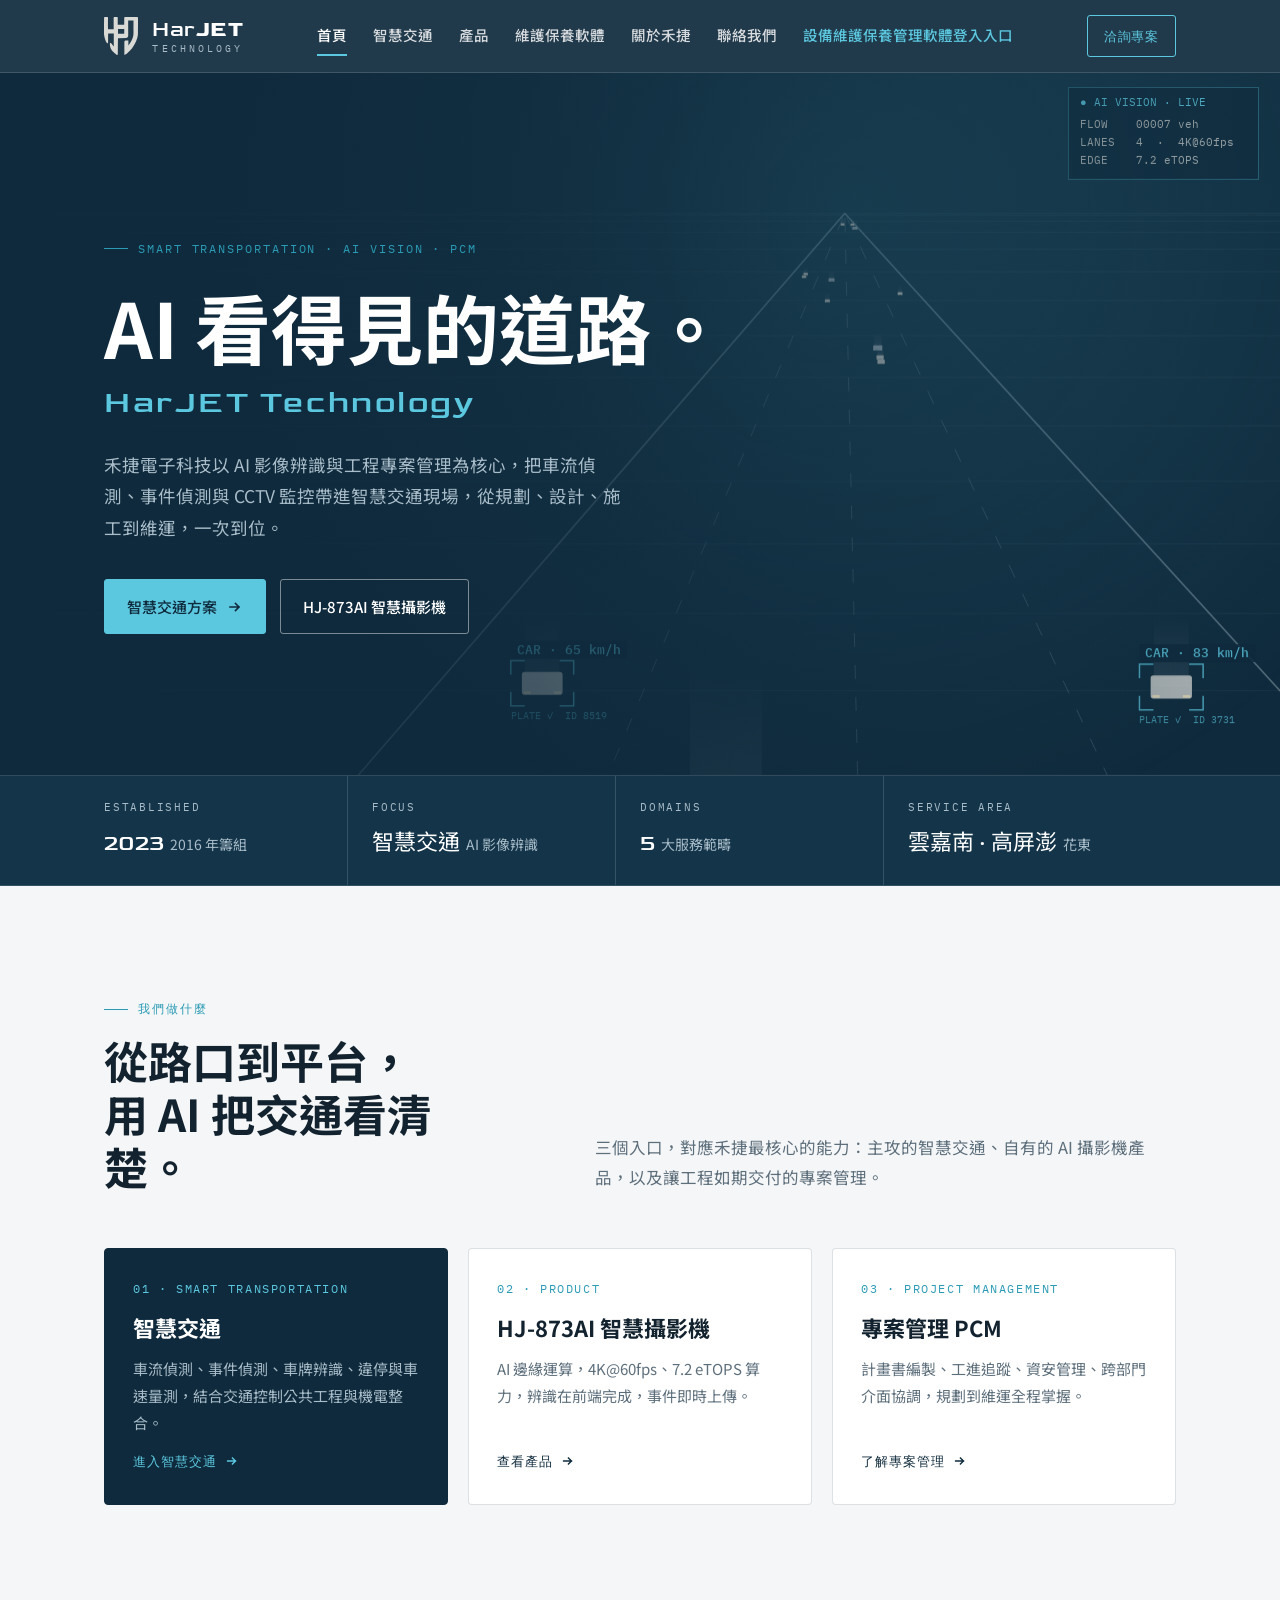
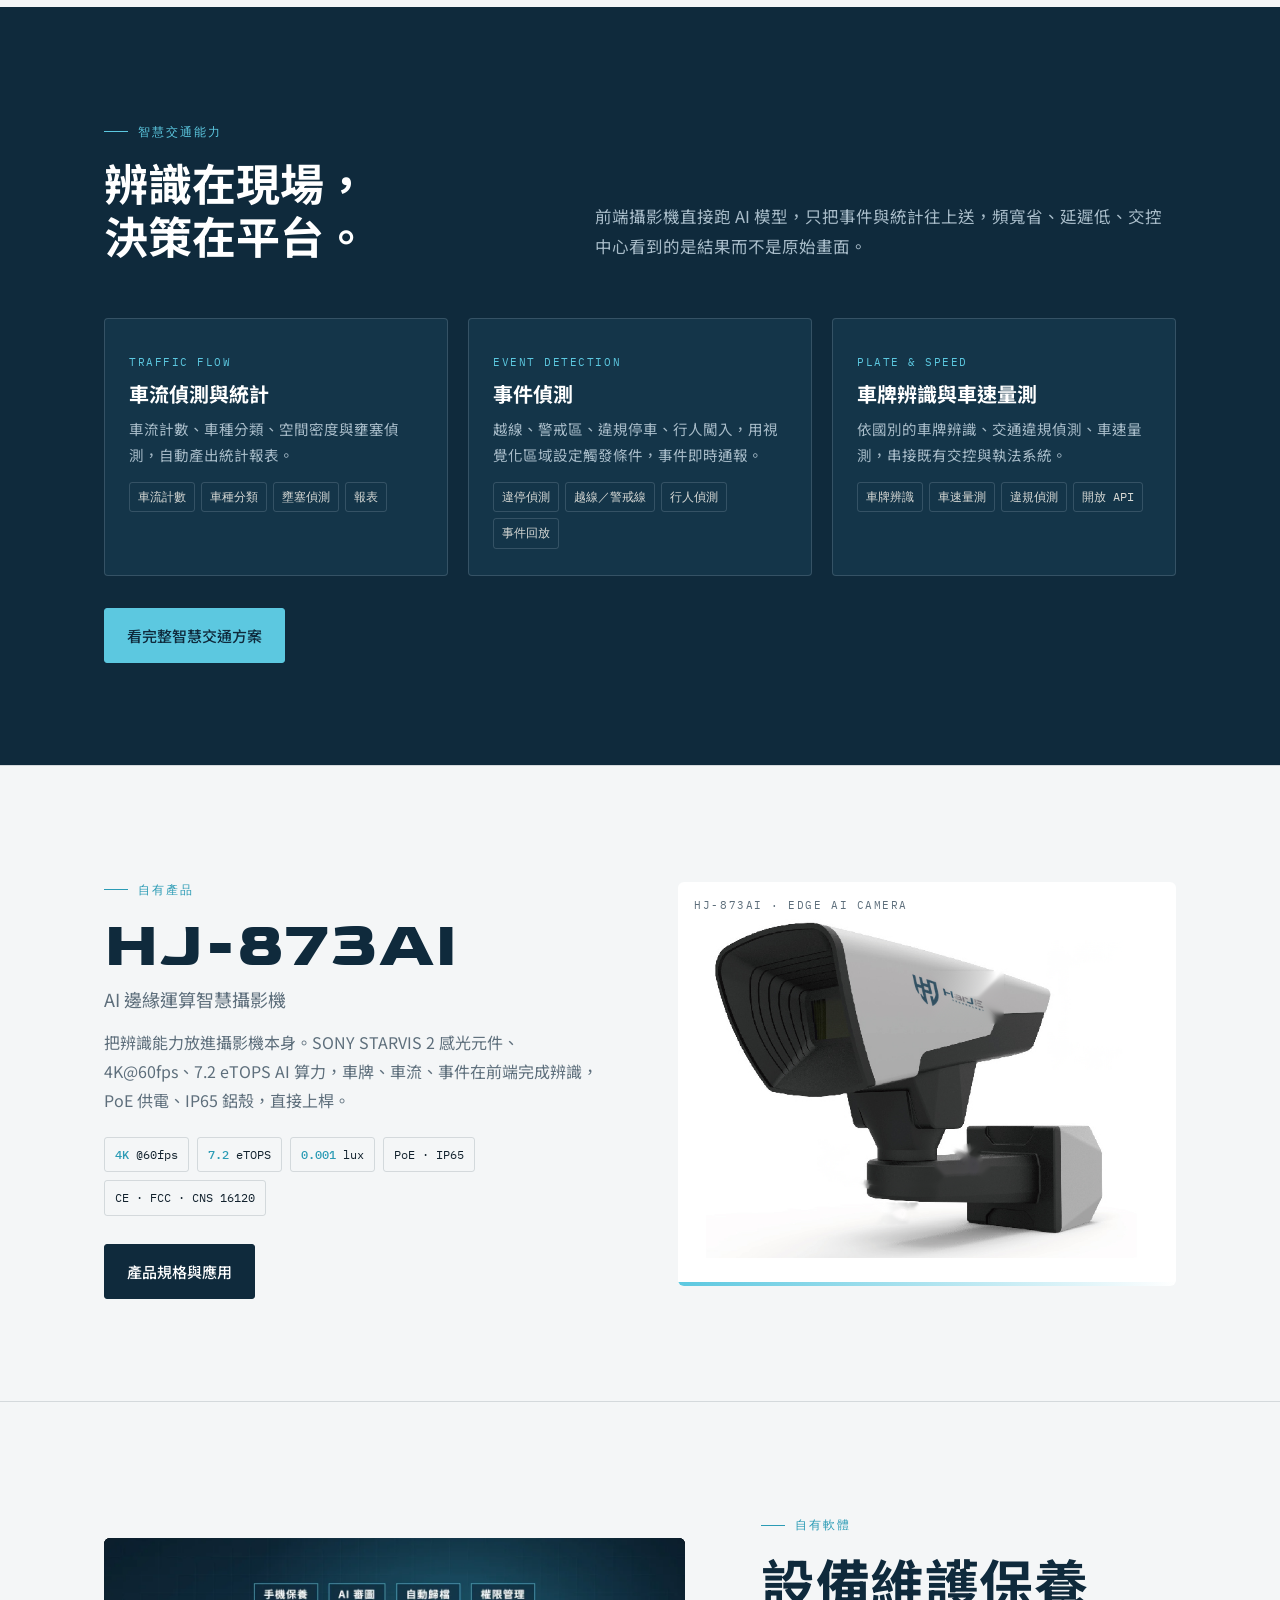
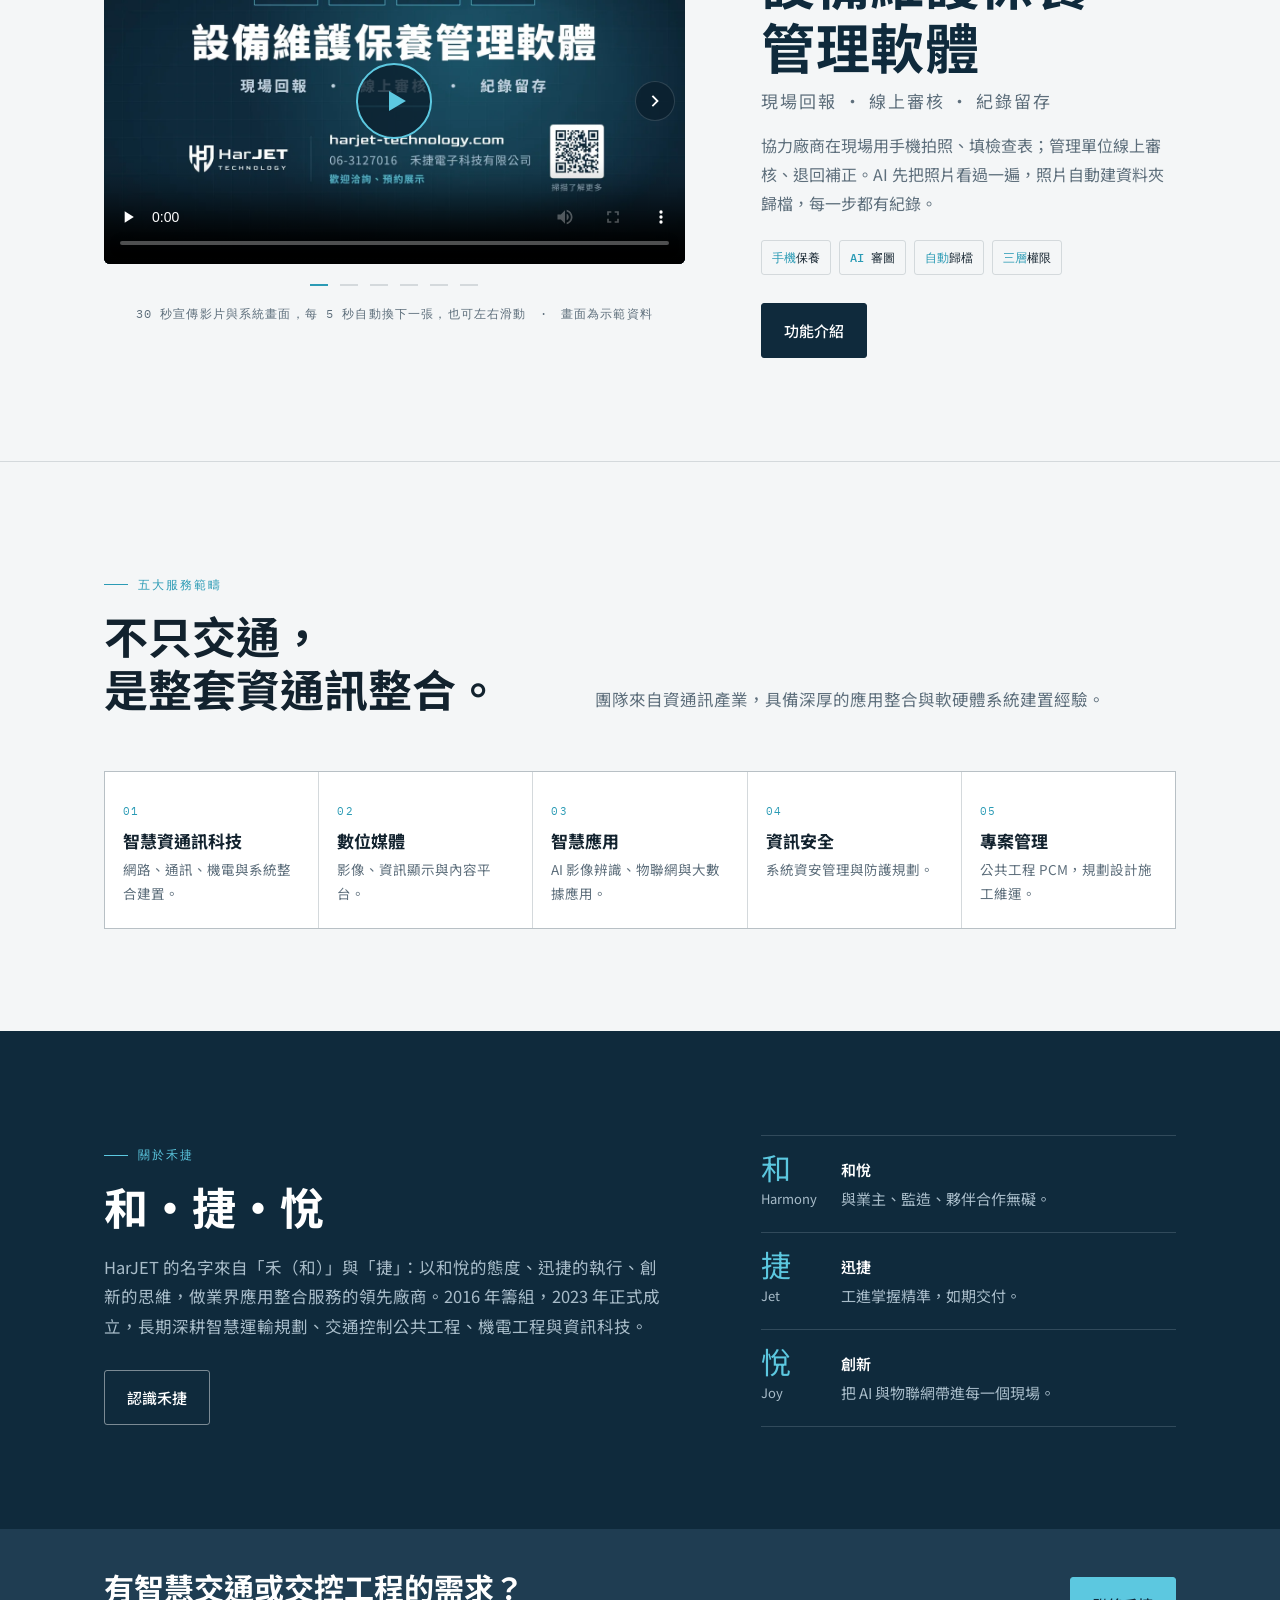
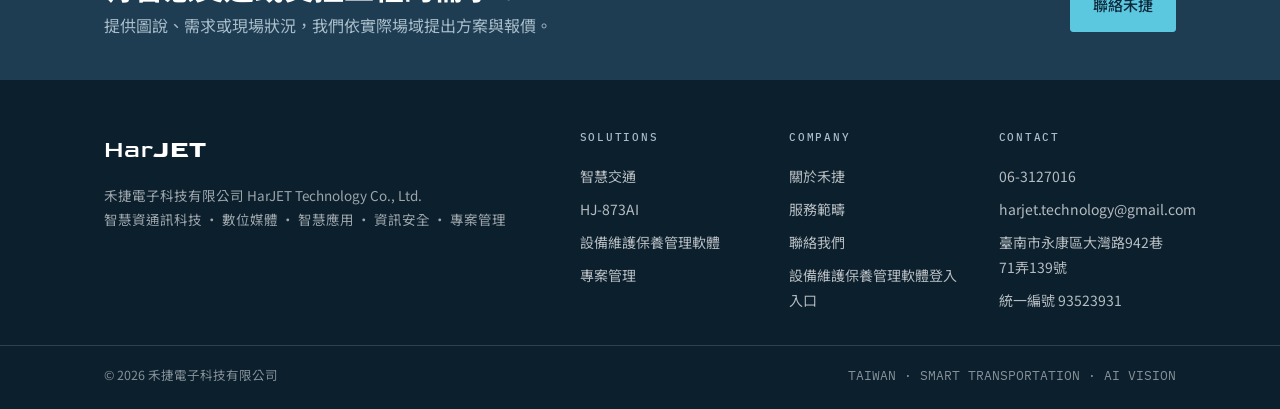
<file: index.html>
<!DOCTYPE html>
<html lang="zh-Hant-TW" class="no-js">
<head>
<meta charset="utf-8">
<meta name="viewport" content="width=device-width, initial-scale=1">
<title>禾捷電子科技有限公司｜AI 智慧交通 × 影像辨識 × 專案管理</title>
<meta name="description" content="禾捷電子科技 HarJET：以 AI 影像辨識與專案管理專長，提供智慧交通、交控工程、CCTV 監控與資通訊整合服務。自有 AI 邊緣運算攝影機 HJ-873AI。">
<link rel="canonical" href="https://harjet-technology.com/">
<meta property="og:title" content="禾捷電子科技有限公司 HarJET Technology">
<meta property="og:description" content="AI 智慧交通 × 影像辨識 × 專案管理">
<meta property="og:url" content="https://harjet-technology.com/">
<meta property="og:type" content="website">
<meta property="og:locale" content="zh_TW">
<link rel="preconnect" href="https://fonts.googleapis.com">
<link rel="preconnect" href="https://fonts.gstatic.com" crossorigin>
<link rel="stylesheet" href="https://fonts.googleapis.com/css2?family=Goldman:wght@400;700&family=Noto+Sans+TC:wght@400;500;700&family=IBM+Plex+Mono:wght@400;500&display=swap">
<link rel="icon" href="assets/logo-mark.svg" type="image/svg+xml">
<link rel="stylesheet" href="style.css?v=1151118d">
</head>
<body>

<header class="site-header" id="top">
  <div class="wrap">
    <a class="brand" href="index.html" aria-label="禾捷電子科技 首頁">
      <img class="brand-mark" src="assets/logo-mark-light.svg" alt="" width="35" height="38">
      <span class="brand-word"><span class="brand-en">Har<b>JET</b></span><span class="brand-sub">TECHNOLOGY</span></span>
      <span class="brand-zh">禾捷電子科技有限公司</span>
    </a>
    <nav class="nav" aria-label="主選單">
      <a href="index.html" aria-current="page">首頁</a>
      <a href="traffic.html">智慧交通</a>
      <a href="products.html">產品</a>
      <a href="maintenance.html">維護保養軟體</a>
      <a href="about.html">關於禾捷</a>
      <a href="about.html#contact">聯絡我們</a>
      <a class="nav-login" href="https://emm.harjet.dscloud.me/" rel="nofollow noopener">設備維護保養管理軟體登入入口</a>
    </nav>
    <a class="nav-cta" href="about.html#contact">洽詢專案</a>
    <button class="menu-btn" type="button" aria-expanded="false">MENU</button>
  </div>
</header>

<section class="hero">
  <canvas id="road" aria-hidden="true"></canvas>
  <div class="hero-fade" aria-hidden="true"></div>
  <div class="wrap">
    <span class="eyebrow">Smart Transportation · AI Vision · PCM</span>
    <h1>AI 看得見的道路。<span class="en">HarJET Technology</span></h1>
    <p class="lede">禾捷電子科技以 AI 影像辨識與工程專案管理為核心，把車流偵測、事件偵測與 CCTV 監控帶進智慧交通現場，從規劃、設計、施工到維運，一次到位。</p>
    <div class="hero-actions">
      <a class="btn btn-primary" href="traffic.html">智慧交通方案
        <svg viewBox="0 0 16 16" fill="none" aria-hidden="true"><path d="M3 8h9M8.5 4.5 12 8l-3.5 3.5" stroke="currentColor" stroke-width="1.6" stroke-linecap="square"/></svg>
      </a>
      <a class="btn btn-outline" href="products.html">HJ-873AI 智慧攝影機</a>
    </div>
  </div>
</section>

<div class="facts">
  <div class="wrap">
    <div class="f"><div class="k">ESTABLISHED</div><div class="v">2023<small>2016 年籌組</small></div></div>
    <div class="f"><div class="k">FOCUS</div><div class="v">智慧交通<small>AI 影像辨識</small></div></div>
    <div class="f"><div class="k">DOMAINS</div><div class="v">5<small>大服務範疇</small></div></div>
    <div class="f"><div class="k">SERVICE AREA</div><div class="v">雲嘉南 · 高屏澎<small>花東</small></div></div>
  </div>
</div>

<section class="section">
  <div class="wrap">
    <div class="section-head reveal">
      <div>
        <span class="eyebrow">我們做什麼</span>
        <h2>從路口到平台，<br>用 AI 把交通看清楚。</h2>
      </div>
      <p class="intro">三個入口，對應禾捷最核心的能力：主攻的智慧交通、自有的 AI 攝影機產品，以及讓工程如期交付的專案管理。</p>
    </div>
    <div class="entries">
      <a class="entry primary reveal" href="traffic.html">
        <span class="code">01 · SMART TRANSPORTATION</span>
        <h3>智慧交通</h3>
        <p>車流偵測、事件偵測、車牌辨識、違停與車速量測，結合交通控制公共工程與機電整合。</p>
        <span class="go">進入智慧交通 <svg viewBox="0 0 16 16" fill="none"><path d="M3 8h9M8.5 4.5 12 8l-3.5 3.5" stroke="currentColor" stroke-width="1.6" stroke-linecap="square"/></svg></span>
      </a>
      <a class="entry reveal" href="products.html">
        <span class="code">02 · PRODUCT</span>
        <h3>HJ-873AI 智慧攝影機</h3>
        <p>AI 邊緣運算，4K@60fps、7.2 eTOPS 算力，辨識在前端完成，事件即時上傳。</p>
        <span class="go">查看產品 <svg viewBox="0 0 16 16" fill="none"><path d="M3 8h9M8.5 4.5 12 8l-3.5 3.5" stroke="currentColor" stroke-width="1.6" stroke-linecap="square"/></svg></span>
      </a>
      <a class="entry reveal" href="about.html#pcm">
        <span class="code">03 · PROJECT MANAGEMENT</span>
        <h3>專案管理 PCM</h3>
        <p>計畫書編製、工進追蹤、資安管理、跨部門介面協調，規劃到維運全程掌握。</p>
        <span class="go">了解專案管理 <svg viewBox="0 0 16 16" fill="none"><path d="M3 8h9M8.5 4.5 12 8l-3.5 3.5" stroke="currentColor" stroke-width="1.6" stroke-linecap="square"/></svg></span>
      </a>
    </div>
  </div>
</section>

<section class="section dark">
  <div class="wrap">
    <div class="section-head reveal">
      <div>
        <span class="eyebrow">智慧交通能力</span>
        <h2>辨識在現場，決策在平台。</h2>
      </div>
      <p class="intro">前端攝影機直接跑 AI 模型，只把事件與統計往上送，頻寬省、延遲低、交控中心看到的是結果而不是原始畫面。</p>
    </div>
    <div class="scenes">
      <article class="scene reveal">
        <span class="code">TRAFFIC FLOW</span>
        <h3>車流偵測與統計</h3>
        <p>車流計數、車種分類、空間密度與壅塞偵測，自動產出統計報表。</p>
        <ul><li>車流計數</li><li>車種分類</li><li>壅塞偵測</li><li>報表</li></ul>
      </article>
      <article class="scene reveal">
        <span class="code">EVENT DETECTION</span>
        <h3>事件偵測</h3>
        <p>越線、警戒區、違規停車、行人闖入，用視覺化區域設定觸發條件，事件即時通報。</p>
        <ul><li>違停偵測</li><li>越線／警戒線</li><li>行人偵測</li><li>事件回放</li></ul>
      </article>
      <article class="scene reveal">
        <span class="code">PLATE &amp; SPEED</span>
        <h3>車牌辨識與車速量測</h3>
        <p>依國別的車牌辨識、交通違規偵測、車速量測，串接既有交控與執法系統。</p>
        <ul><li>車牌辨識</li><li>車速量測</li><li>違規偵測</li><li>開放 API</li></ul>
      </article>
    </div>
    <div style="margin-top:32px" class="reveal"><a class="btn btn-primary" href="traffic.html">看完整智慧交通方案</a></div>
  </div>
</section>

<section class="section">
  <div class="wrap">
    <div class="product-band">
      <div class="reveal">
        <span class="eyebrow">自有產品</span>
        <h2 class="product-name" style="margin-top:14px;color:var(--navy)">HJ-873AI<small style="color:var(--muted)">AI 邊緣運算智慧攝影機</small></h2>
        <p style="margin-top:20px;color:var(--muted);max-width:32em">把辨識能力放進攝影機本身。SONY STARVIS 2 感光元件、4K@60fps、7.2 eTOPS AI 算力，車牌、車流、事件在前端完成辨識，PoE 供電、IP65 鋁殼，直接上桿。</p>
        <div class="chips">
          <span class="chip" style="color:var(--ink);border-color:var(--line)"><b style="color:var(--signal-deep)">4K</b> @60fps</span>
          <span class="chip" style="color:var(--ink);border-color:var(--line)"><b style="color:var(--signal-deep)">7.2</b> eTOPS</span>
          <span class="chip" style="color:var(--ink);border-color:var(--line)"><b style="color:var(--signal-deep)">0.001</b> lux</span>
          <span class="chip" style="color:var(--ink);border-color:var(--line)">PoE · IP65</span>
          <span class="chip" style="color:var(--ink);border-color:var(--line)">CE · FCC · CNS 16120</span>
        </div>
        <div style="margin-top:28px"><a class="btn btn-ink" href="products.html">產品規格與應用</a></div>
      </div>
      <div class="product-card reveal">
        <span class="lbl">HJ-873AI · EDGE AI CAMERA</span>
        <img src="assets/hj-873ai.png" alt="HJ-873AI AI 邊緣運算智慧攝影機" width="660" height="520">
      </div>
    </div>
  </div>
</section>

<section class="section">
  <div class="wrap">
    <div class="product-band sw-band">
      <div class="sw-media reveal" data-slider data-autoplay="5">
        <div class="sw-slider">
          <div class="sw-track" tabindex="0" aria-label="設備維護保養管理軟體的宣傳影片與畫面，可左右滑動">
            <figure class="sw-slide sw-video">
              <video controls preload="none" playsinline poster="assets/emm/promo-poster.webp" width="1280" height="720" aria-label="設備維護保養管理軟體 30 秒宣傳影片">
                <source src="assets/emm/promo-v2.mp4" type="video/mp4">
              </video>
            </figure>
            <figure class="sw-slide"><img src="assets/emm/hero.webp" alt="管理端的審核畫面與手機上的現場回報畫面" width="1300" height="842" loading="lazy"><figcaption>管理端審核畫面與現場回報 App</figcaption></figure>
            <figure class="sw-slide"><img src="assets/emm/app-camera.webp" alt="手機拍照畫面：橫拍，右下角顯示日期時間與 GPS" width="900" height="428" loading="lazy"><figcaption>手機拍照：橫拍，自動加上日期時間與 GPS</figcaption></figure>
            <figure class="sw-slide"><img src="assets/emm/web-review.webp" alt="審核畫面：照片與拍攝資訊一頁看完" width="1280" height="872" loading="lazy"><figcaption>線上審核：照片與拍攝資訊一頁看完</figcaption></figure>
            <figure class="sw-slide"><img src="assets/emm/dlg-ai-review.webp" alt="AI 自動審核照片的結果" width="1100" height="876" loading="lazy"><figcaption>AI 先把照片看過一遍（回覆內容為示範範例）</figcaption></figure>
            <figure class="sw-slide"><img src="assets/emm/web-sched.webp" alt="自動排程：各月的排程與是否已開單" width="1280" height="872" loading="lazy"><figcaption>自動排程：各月的排程與是否已開單</figcaption></figure>
          </div>
          <button class="sw-arrow sw-prev" type="button" aria-label="上一張"><svg viewBox="0 0 16 16" fill="none" aria-hidden="true"><path d="M10 3.5 5.5 8 10 12.5" stroke="currentColor" stroke-width="1.8" stroke-linecap="square"/></svg></button>
          <button class="sw-arrow sw-next" type="button" aria-label="下一張"><svg viewBox="0 0 16 16" fill="none" aria-hidden="true"><path d="M6 3.5 10.5 8 6 12.5" stroke="currentColor" stroke-width="1.8" stroke-linecap="square"/></svg></button>
        </div>
        <div class="sw-dots" aria-label="切換圖片"></div>
        <p class="sw-demo">30 秒宣傳影片與系統畫面，每 5 秒自動換下一張，也可左右滑動　·　畫面為示範資料</p>
      </div>
      <div class="reveal">
        <span class="eyebrow">自有軟體</span>
        <h2 class="sw-name" style="margin-top:14px;color:var(--navy)">設備維護保養<br>管理軟體<small style="color:var(--muted)">現場回報 · 線上審核 · 紀錄留存</small></h2>
        <p style="margin-top:20px;color:var(--muted);max-width:32em">協力廠商在現場用手機拍照、填檢查表；管理單位線上審核、退回補正。AI 先把照片看過一遍，照片自動建資料夾歸檔，每一步都有紀錄。</p>
        <div class="chips">
          <span class="chip" style="color:var(--ink);border-color:var(--line)"><b style="color:var(--signal-deep)">手機</b>保養</span>
          <span class="chip" style="color:var(--ink);border-color:var(--line)"><b style="color:var(--signal-deep)">AI</b> 審圖</span>
          <span class="chip" style="color:var(--ink);border-color:var(--line)"><b style="color:var(--signal-deep)">自動</b>歸檔</span>
          <span class="chip" style="color:var(--ink);border-color:var(--line)"><b style="color:var(--signal-deep)">三層</b>權限</span>
        </div>
        <div style="margin-top:28px"><a class="btn btn-ink" href="maintenance.html">功能介紹</a></div>
      </div>
    </div>
  </div>
</section>

<section class="section">
  <div class="wrap">
    <div class="section-head reveal">
      <div>
        <span class="eyebrow">五大服務範疇</span>
        <h2>不只交通，<br>是整套資通訊整合。</h2>
      </div>
      <p class="intro">團隊來自資通訊產業，具備深厚的應用整合與軟硬體系統建置經驗。</p>
    </div>
    <div class="domains reveal">
      <div class="domain"><span class="n">01</span><h3>智慧資通訊科技</h3><p>網路、通訊、機電與系統整合建置。</p></div>
      <div class="domain"><span class="n">02</span><h3>數位媒體</h3><p>影像、資訊顯示與內容平台。</p></div>
      <div class="domain"><span class="n">03</span><h3>智慧應用</h3><p>AI 影像辨識、物聯網與大數據應用。</p></div>
      <div class="domain"><span class="n">04</span><h3>資訊安全</h3><p>系統資安管理與防護規劃。</p></div>
      <div class="domain"><span class="n">05</span><h3>專案管理</h3><p>公共工程 PCM，規劃設計施工維運。</p></div>
    </div>
  </div>
</section>

<section class="section dark">
  <div class="wrap">
    <div class="about-grid">
      <div class="reveal">
        <span class="eyebrow">關於禾捷</span>
        <h2 style="font-size:clamp(28px,3.6vw,44px);margin-top:14px">和・捷・悅</h2>
        <p style="margin-top:20px;color:var(--steel);max-width:34em;font-size:16.5px">HarJET 的名字來自「禾（和）」與「捷」：以和悅的態度、迅捷的執行、創新的思維，做業界應用整合服務的領先廠商。2016 年籌組，2023 年正式成立，長期深耕智慧運輸規劃、交通控制公共工程、機電工程與資訊科技。</p>
        <div style="margin-top:28px"><a class="btn btn-outline" href="about.html">認識禾捷</a></div>
      </div>
      <ul class="values reveal" style="border-top-color:var(--line-dark)">
        <li style="border-bottom-color:var(--line-dark)"><span class="k" style="color:var(--signal)">和<small style="color:var(--steel)">Harmony</small></span><span class="v" style="color:var(--steel)"><b style="color:var(--white)">和悅</b>與業主、監造、夥伴合作無礙。</span></li>
        <li style="border-bottom-color:var(--line-dark)"><span class="k" style="color:var(--signal)">捷<small style="color:var(--steel)">Jet</small></span><span class="v" style="color:var(--steel)"><b style="color:var(--white)">迅捷</b>工進掌握精準，如期交付。</span></li>
        <li style="border-bottom-color:var(--line-dark)"><span class="k" style="color:var(--signal)">悅<small style="color:var(--steel)">Joy</small></span><span class="v" style="color:var(--steel)"><b style="color:var(--white)">創新</b>把 AI 與物聯網帶進每一個現場。</span></li>
      </ul>
    </div>
  </div>
</section>

<section class="cta-band">
  <div class="wrap">
    <div>
      <h2>有智慧交通或交控工程的需求？</h2>
      <p>提供圖說、需求或現場狀況，我們依實際場域提出方案與報價。</p>
    </div>
    <a class="btn btn-primary" href="about.html#contact">聯絡禾捷</a>
  </div>
</section>

<footer class="site-footer">
  <div class="wrap">
    <div>
      <span class="brand-en">Har<b>JET</b></span>
      <p class="about">禾捷電子科技有限公司 HarJET Technology Co., Ltd.<br>智慧資通訊科技 · 數位媒體 · 智慧應用 · 資訊安全 · 專案管理</p>
    </div>
    <div><h4>SOLUTIONS</h4><ul><li><a href="traffic.html">智慧交通</a></li><li><a href="products.html">HJ-873AI</a></li><li><a href="maintenance.html">設備維護保養管理軟體</a></li><li><a href="about.html#pcm">專案管理</a></li></ul></div>
    <div><h4>COMPANY</h4><ul><li><a href="about.html">關於禾捷</a></li><li><a href="about.html#domains">服務範疇</a></li><li><a href="about.html#contact">聯絡我們</a></li><li><a href="https://emm.harjet.dscloud.me/" rel="nofollow noopener">設備維護保養管理軟體登入入口</a></li></ul></div>
    <div><h4>CONTACT</h4><ul><li><a href="tel:+88663127016">06-3127016</a></li><li><a href="mailto:harjet.technology@gmail.com">harjet.technology@gmail.com</a></li><li>臺南市永康區大灣路942巷71弄139號</li><li>統一編號 93523931</li></ul></div>
  </div>
  <div class="bottom"><div class="wrap"><span>© <span id="yr">2026</span> 禾捷電子科技有限公司</span><span class="mono">TAIWAN · SMART TRANSPORTATION · AI VISION</span></div></div>
</footer>

<script src="main.js?v=1151118d"></script>
</body>
</html>
</file>
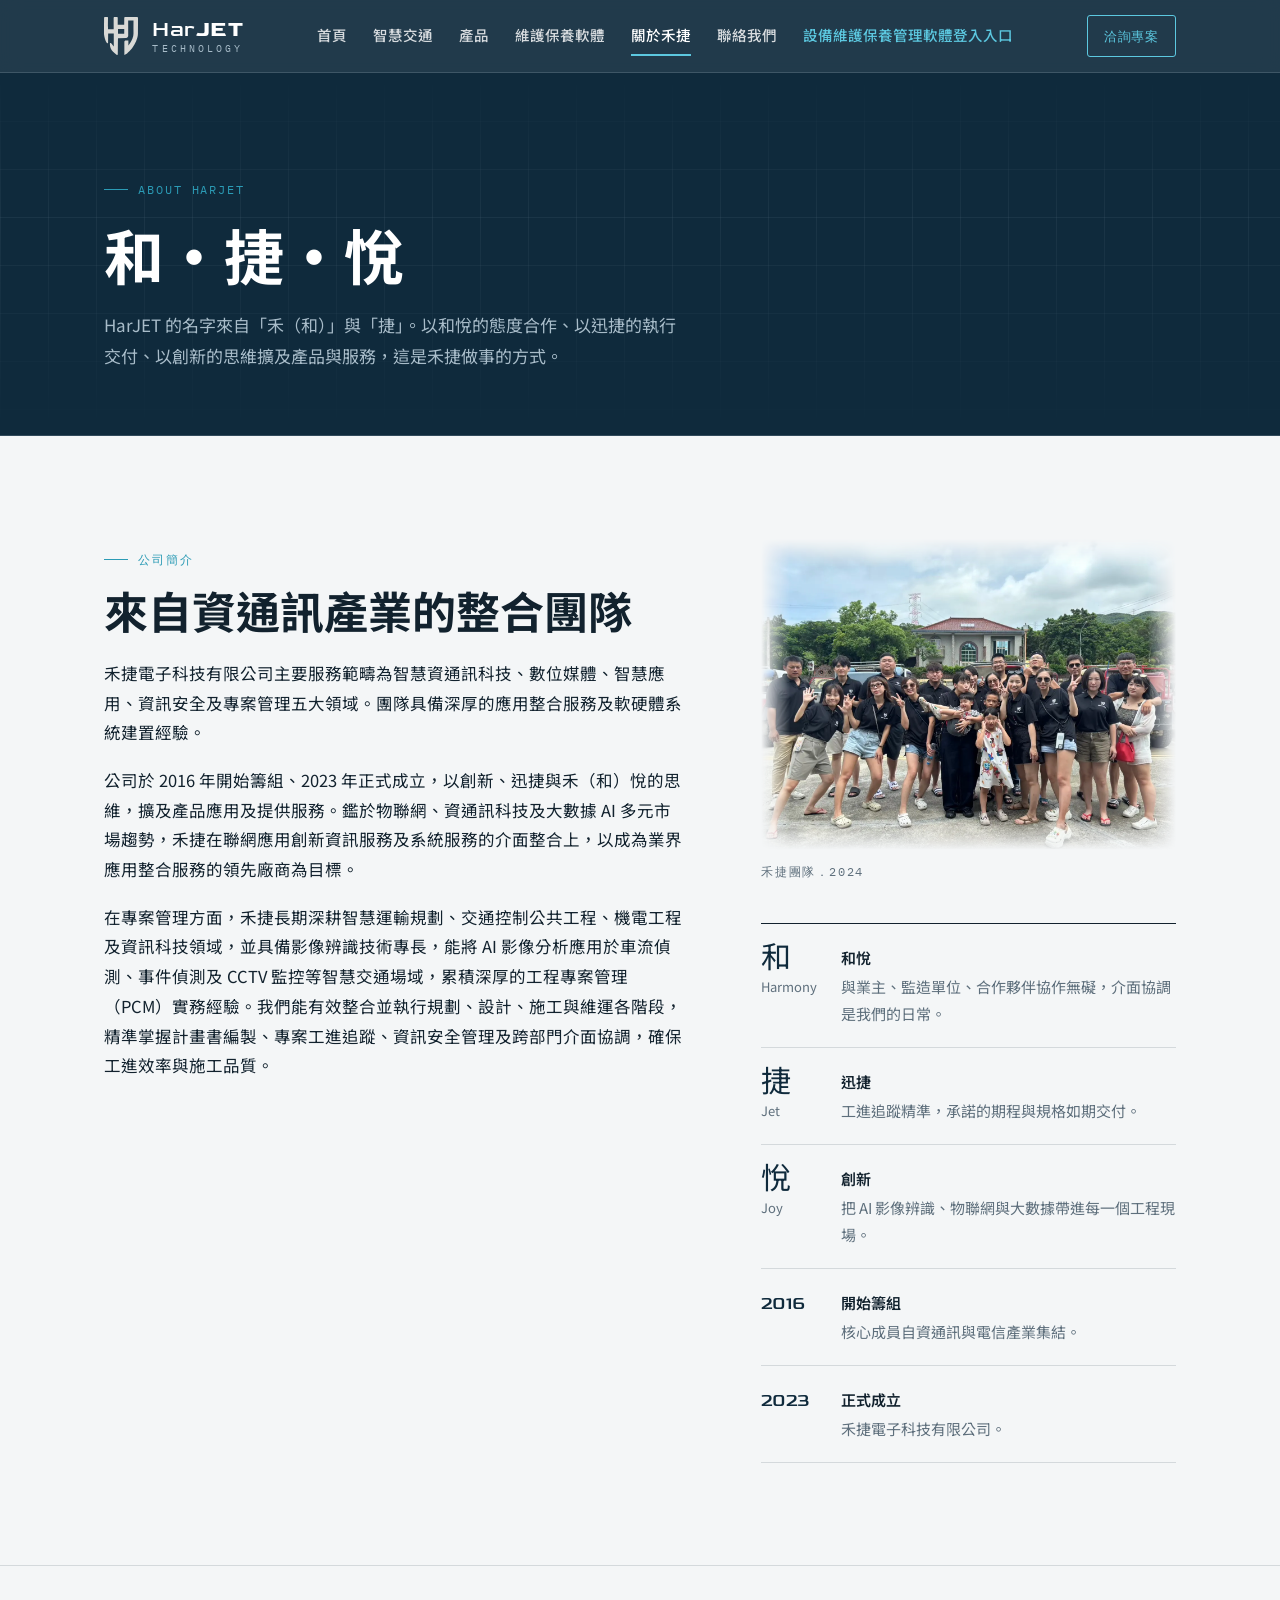
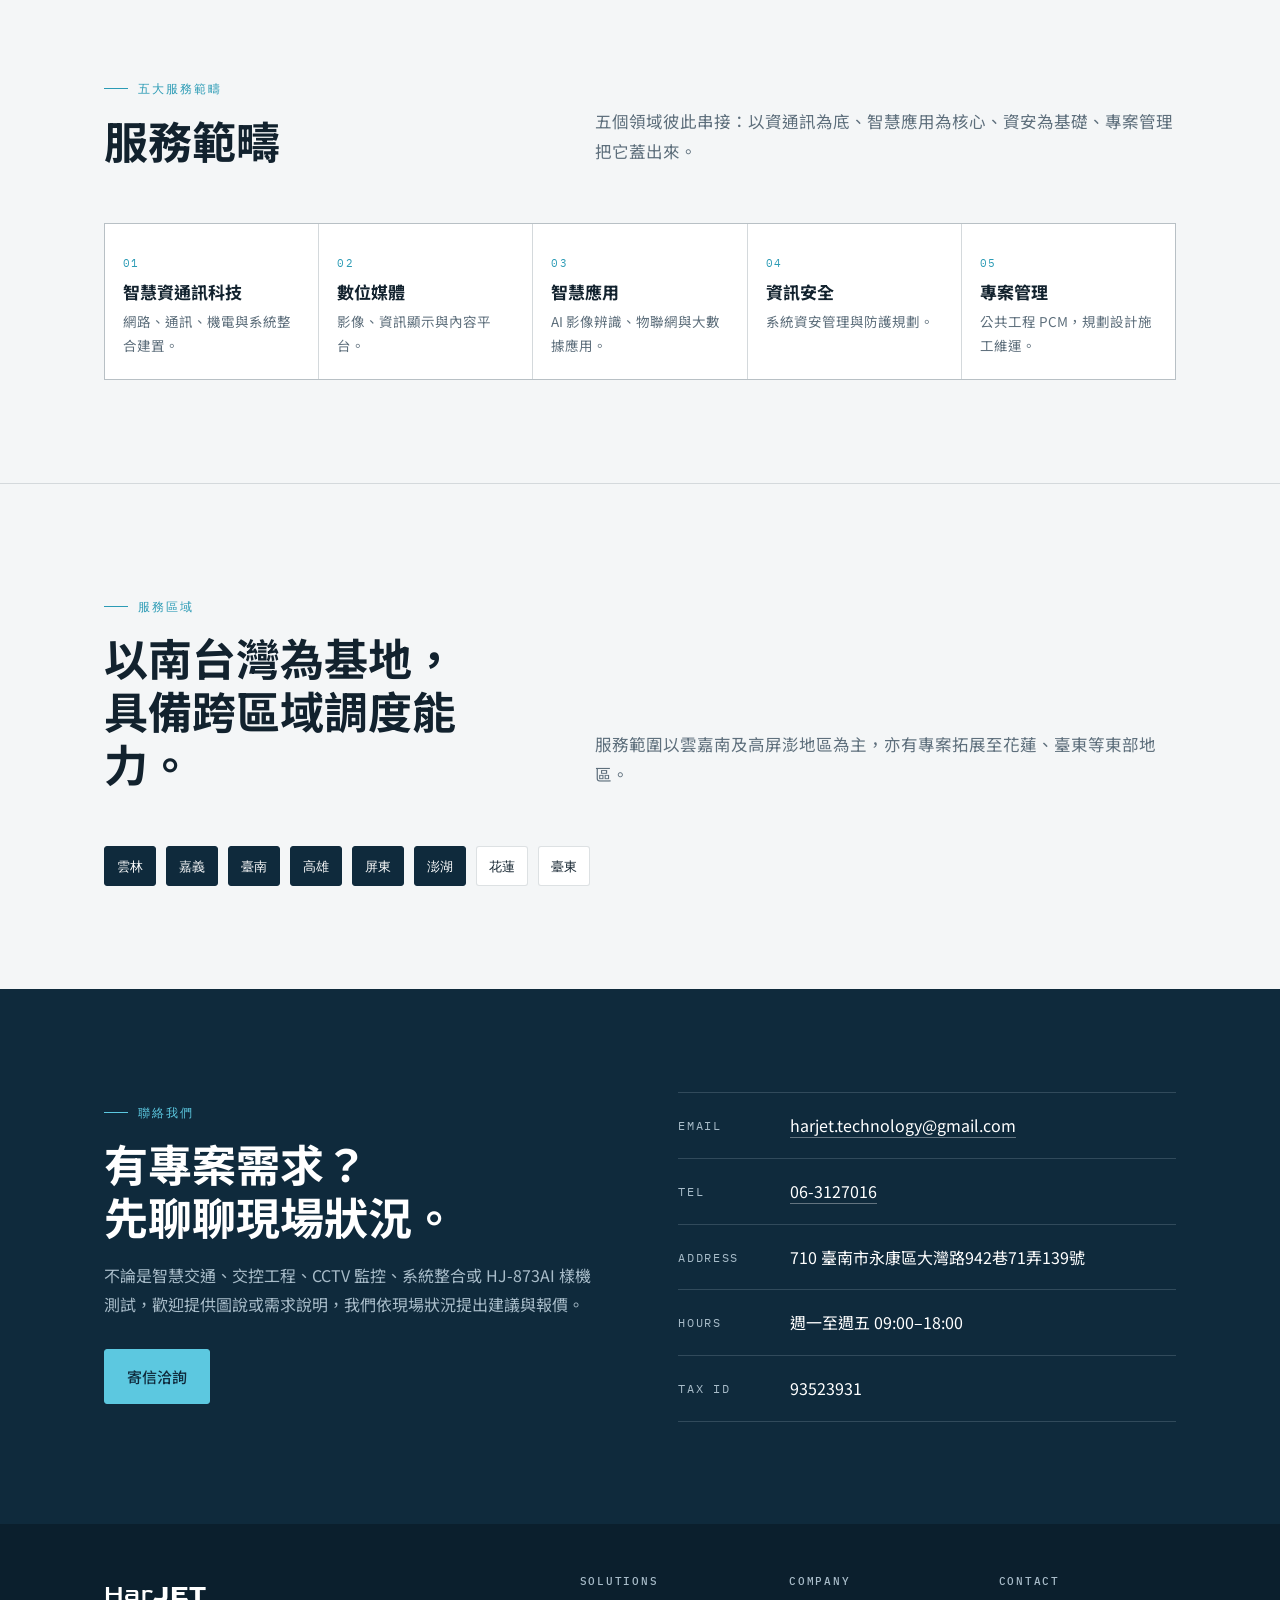
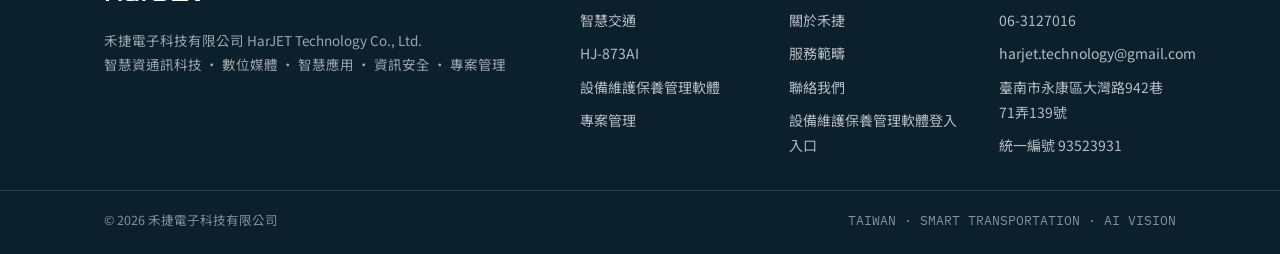
<file: about.html>
<!DOCTYPE html>
<html lang="zh-Hant-TW" class="no-js">
<head>
<meta charset="utf-8">
<meta name="viewport" content="width=device-width, initial-scale=1">
<title>關於禾捷｜禾捷電子科技有限公司</title>
<meta name="description" content="禾捷電子科技 HarJET：2016 年籌組、2023 年成立，團隊具備深厚的應用整合與軟硬體系統建置經驗。智慧資通訊科技、數位媒體、智慧應用、資訊安全、專案管理五大範疇。">
<link rel="canonical" href="https://harjet-technology.com/about.html">
<meta property="og:title" content="關於禾捷｜禾捷電子科技有限公司">
<meta property="og:type" content="website">
<meta property="og:locale" content="zh_TW">
<link rel="preconnect" href="https://fonts.googleapis.com">
<link rel="preconnect" href="https://fonts.gstatic.com" crossorigin>
<link rel="stylesheet" href="https://fonts.googleapis.com/css2?family=Goldman:wght@400;700&family=Noto+Sans+TC:wght@400;500;700&family=IBM+Plex+Mono:wght@400;500&display=swap">
<link rel="icon" href="assets/logo-mark.svg" type="image/svg+xml">
<link rel="stylesheet" href="style.css?v=1151118d">
</head>
<body>

<header class="site-header" id="top">
  <div class="wrap">
    <a class="brand" href="index.html" aria-label="禾捷電子科技 首頁">
      <img class="brand-mark" src="assets/logo-mark-light.svg" alt="" width="35" height="38">
      <span class="brand-word"><span class="brand-en">Har<b>JET</b></span><span class="brand-sub">TECHNOLOGY</span></span>
      <span class="brand-zh">禾捷電子科技有限公司</span>
    </a>
    <nav class="nav" aria-label="主選單">
      <a href="index.html">首頁</a>
      <a href="traffic.html">智慧交通</a>
      <a href="products.html">產品</a>
      <a href="maintenance.html">維護保養軟體</a>
      <a href="about.html" aria-current="page">關於禾捷</a>
      <a href="#contact">聯絡我們</a>
      <a class="nav-login" href="https://emm.harjet.dscloud.me/" rel="nofollow noopener">設備維護保養管理軟體登入入口</a>
    </nav>
    <a class="nav-cta" href="#contact">洽詢專案</a>
    <button class="menu-btn" type="button" aria-expanded="false">MENU</button>
  </div>
</header>

<section class="page-hero">
  <div class="grid-bg" aria-hidden="true"></div>
  <div class="wrap">
    <span class="eyebrow">About HarJET</span>
    <h1>和・捷・悅</h1>
    <p class="lede">HarJET 的名字來自「禾（和）」與「捷」。以和悅的態度合作、以迅捷的執行交付、以創新的思維擴及產品與服務，這是禾捷做事的方式。</p>
  </div>
</section>

<section class="section">
  <div class="wrap">
    <div class="about-grid">
      <div class="about-copy reveal">
        <span class="eyebrow">公司簡介</span>
        <h2 style="font-size:clamp(28px,3.6vw,44px);margin:14px 0 22px">來自資通訊產業的整合團隊</h2>
        <p>禾捷電子科技有限公司主要服務範疇為智慧資通訊科技、數位媒體、智慧應用、資訊安全及專案管理五大領域。團隊具備深厚的應用整合服務及軟硬體系統建置經驗。</p>
        <p>公司於 2016 年開始籌組、2023 年正式成立，以創新、迅捷與禾（和）悅的思維，擴及產品應用及提供服務。鑑於物聯網、資通訊科技及大數據 AI 多元市場趨勢，禾捷在聯網應用創新資訊服務及系統服務的介面整合上，以成為業界應用整合服務的領先廠商為目標。</p>
        <p id="pcm">在專案管理方面，禾捷長期深耕智慧運輸規劃、交通控制公共工程、機電工程及資訊科技領域，並具備影像辨識技術專長，能將 AI 影像分析應用於車流偵測、事件偵測及 CCTV 監控等智慧交通場域，累積深厚的工程專案管理（PCM）實務經驗。我們能有效整合並執行規劃、設計、施工與維運各階段，精準掌握計畫書編製、專案工進追蹤、資訊安全管理及跨部門介面協調，確保工進效率與施工品質。</p>
      </div>
      <div class="about-side reveal">
        <figure class="team-photo">
          <img src="assets/team-2024.webp" alt="禾捷電子科技團隊合照，成員身著印有 HarJET 盾牌標誌的黑色制服"
               width="1477" height="1108" loading="lazy" decoding="async">
          <figcaption>禾捷團隊．2024</figcaption>
        </figure>
        <ul class="values">
          <li><span class="k">和<small>Harmony</small></span><span class="v"><b>和悅</b>與業主、監造單位、合作夥伴協作無礙，介面協調是我們的日常。</span></li>
          <li><span class="k">捷<small>Jet</small></span><span class="v"><b>迅捷</b>工進追蹤精準，承諾的期程與規格如期交付。</span></li>
          <li><span class="k">悅<small>Joy</small></span><span class="v"><b>創新</b>把 AI 影像辨識、物聯網與大數據帶進每一個工程現場。</span></li>
          <li><span class="k" style="font-size:18px;padding-top:6px">2016</span><span class="v"><b>開始籌組</b>核心成員自資通訊與電信產業集結。</span></li>
          <li><span class="k" style="font-size:18px;padding-top:6px">2023</span><span class="v"><b>正式成立</b>禾捷電子科技有限公司。</span></li>
        </ul>
      </div>
    </div>
  </div>
</section>

<section class="section" id="domains">
  <div class="wrap">
    <div class="section-head reveal">
      <div>
        <span class="eyebrow">五大服務範疇</span>
        <h2>服務範疇</h2>
      </div>
      <p class="intro">五個領域彼此串接：以資通訊為底、智慧應用為核心、資安為基礎、專案管理把它蓋出來。</p>
    </div>
    <div class="domains reveal">
      <div class="domain"><span class="n">01</span><h3>智慧資通訊科技</h3><p>網路、通訊、機電與系統整合建置。</p></div>
      <div class="domain"><span class="n">02</span><h3>數位媒體</h3><p>影像、資訊顯示與內容平台。</p></div>
      <div class="domain"><span class="n">03</span><h3>智慧應用</h3><p>AI 影像辨識、物聯網與大數據應用。</p></div>
      <div class="domain"><span class="n">04</span><h3>資訊安全</h3><p>系統資安管理與防護規劃。</p></div>
      <div class="domain"><span class="n">05</span><h3>專案管理</h3><p>公共工程 PCM，規劃設計施工維運。</p></div>
    </div>
  </div>
</section>

<section class="section">
  <div class="wrap">
    <div class="section-head reveal">
      <div>
        <span class="eyebrow">服務區域</span>
        <h2>以南台灣為基地，<br>具備跨區域調度能力。</h2>
      </div>
      <p class="intro">服務範圍以雲嘉南及高屏澎地區為主，亦有專案拓展至花蓮、臺東等東部地區。</p>
    </div>
    <ul class="regions reveal">
      <li class="main">雲林</li><li class="main">嘉義</li><li class="main">臺南</li><li class="main">高雄</li><li class="main">屏東</li><li class="main">澎湖</li>
      <li>花蓮</li><li>臺東</li>
    </ul>
  </div>
</section>

<section class="section dark contact" id="contact">
  <div class="wrap">
    <div class="contact-grid">
      <div class="reveal">
        <span class="eyebrow">聯絡我們</span>
        <h2>有專案需求？<br>先聊聊現場狀況。</h2>
        <p class="lede">不論是智慧交通、交控工程、CCTV 監控、系統整合或 HJ-873AI 樣機測試，歡迎提供圖說或需求說明，我們依現場狀況提出建議與報價。</p>
        <div style="margin-top:30px"><a class="btn btn-primary" href="mailto:harjet.technology@gmail.com?subject=%E5%B0%88%E6%A1%88%E6%B4%BD%E8%A9%A2">寄信洽詢</a></div>
      </div>
      <ul class="contact-list reveal">
        <li><span class="k">EMAIL</span><span class="v"><a href="mailto:harjet.technology@gmail.com">harjet.technology@gmail.com</a></span></li>
        <li><span class="k">TEL</span><span class="v"><a href="tel:+88663127016">06-3127016</a></span></li>
        <li><span class="k">ADDRESS</span><span class="v">710 臺南市永康區大灣路942巷71弄139號</span></li>
        <li><span class="k">HOURS</span><span class="v">週一至週五 09:00–18:00</span></li>
        <li><span class="k">TAX ID</span><span class="v">93523931</span></li>
      </ul>
    </div>
  </div>
</section>

<footer class="site-footer">
  <div class="wrap">
    <div>
      <span class="brand-en">Har<b>JET</b></span>
      <p class="about">禾捷電子科技有限公司 HarJET Technology Co., Ltd.<br>智慧資通訊科技 · 數位媒體 · 智慧應用 · 資訊安全 · 專案管理</p>
    </div>
    <div><h4>SOLUTIONS</h4><ul><li><a href="traffic.html">智慧交通</a></li><li><a href="products.html">HJ-873AI</a></li><li><a href="maintenance.html">設備維護保養管理軟體</a></li><li><a href="about.html#pcm">專案管理</a></li></ul></div>
    <div><h4>COMPANY</h4><ul><li><a href="about.html">關於禾捷</a></li><li><a href="about.html#domains">服務範疇</a></li><li><a href="about.html#contact">聯絡我們</a></li><li><a href="https://emm.harjet.dscloud.me/" rel="nofollow noopener">設備維護保養管理軟體登入入口</a></li></ul></div>
    <div><h4>CONTACT</h4><ul><li><a href="tel:+88663127016">06-3127016</a></li><li><a href="mailto:harjet.technology@gmail.com">harjet.technology@gmail.com</a></li><li>臺南市永康區大灣路942巷71弄139號</li><li>統一編號 93523931</li></ul></div>
  </div>
  <div class="bottom"><div class="wrap"><span>© <span id="yr">2026</span> 禾捷電子科技有限公司</span><span class="mono">TAIWAN · SMART TRANSPORTATION · AI VISION</span></div></div>
</footer>

<script src="main.js?v=1151118d"></script>
</body>
</html>
</file>
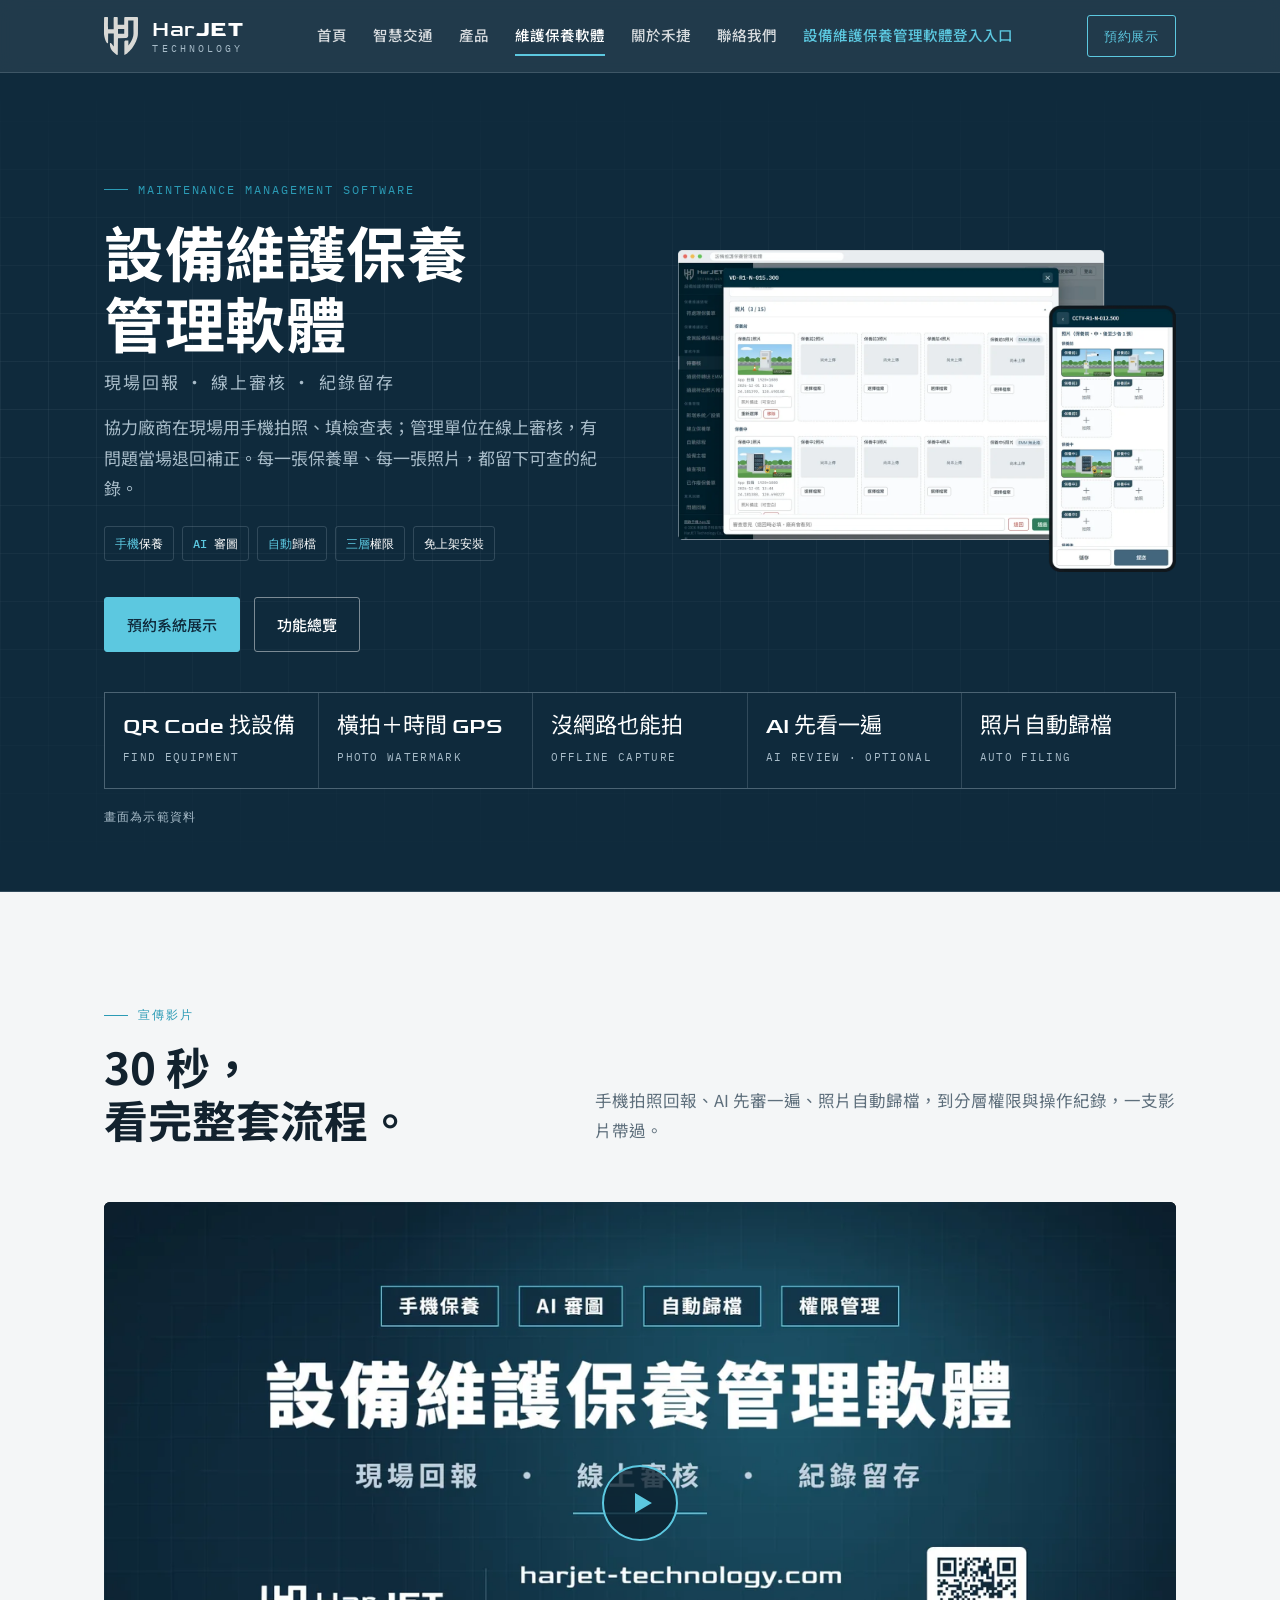
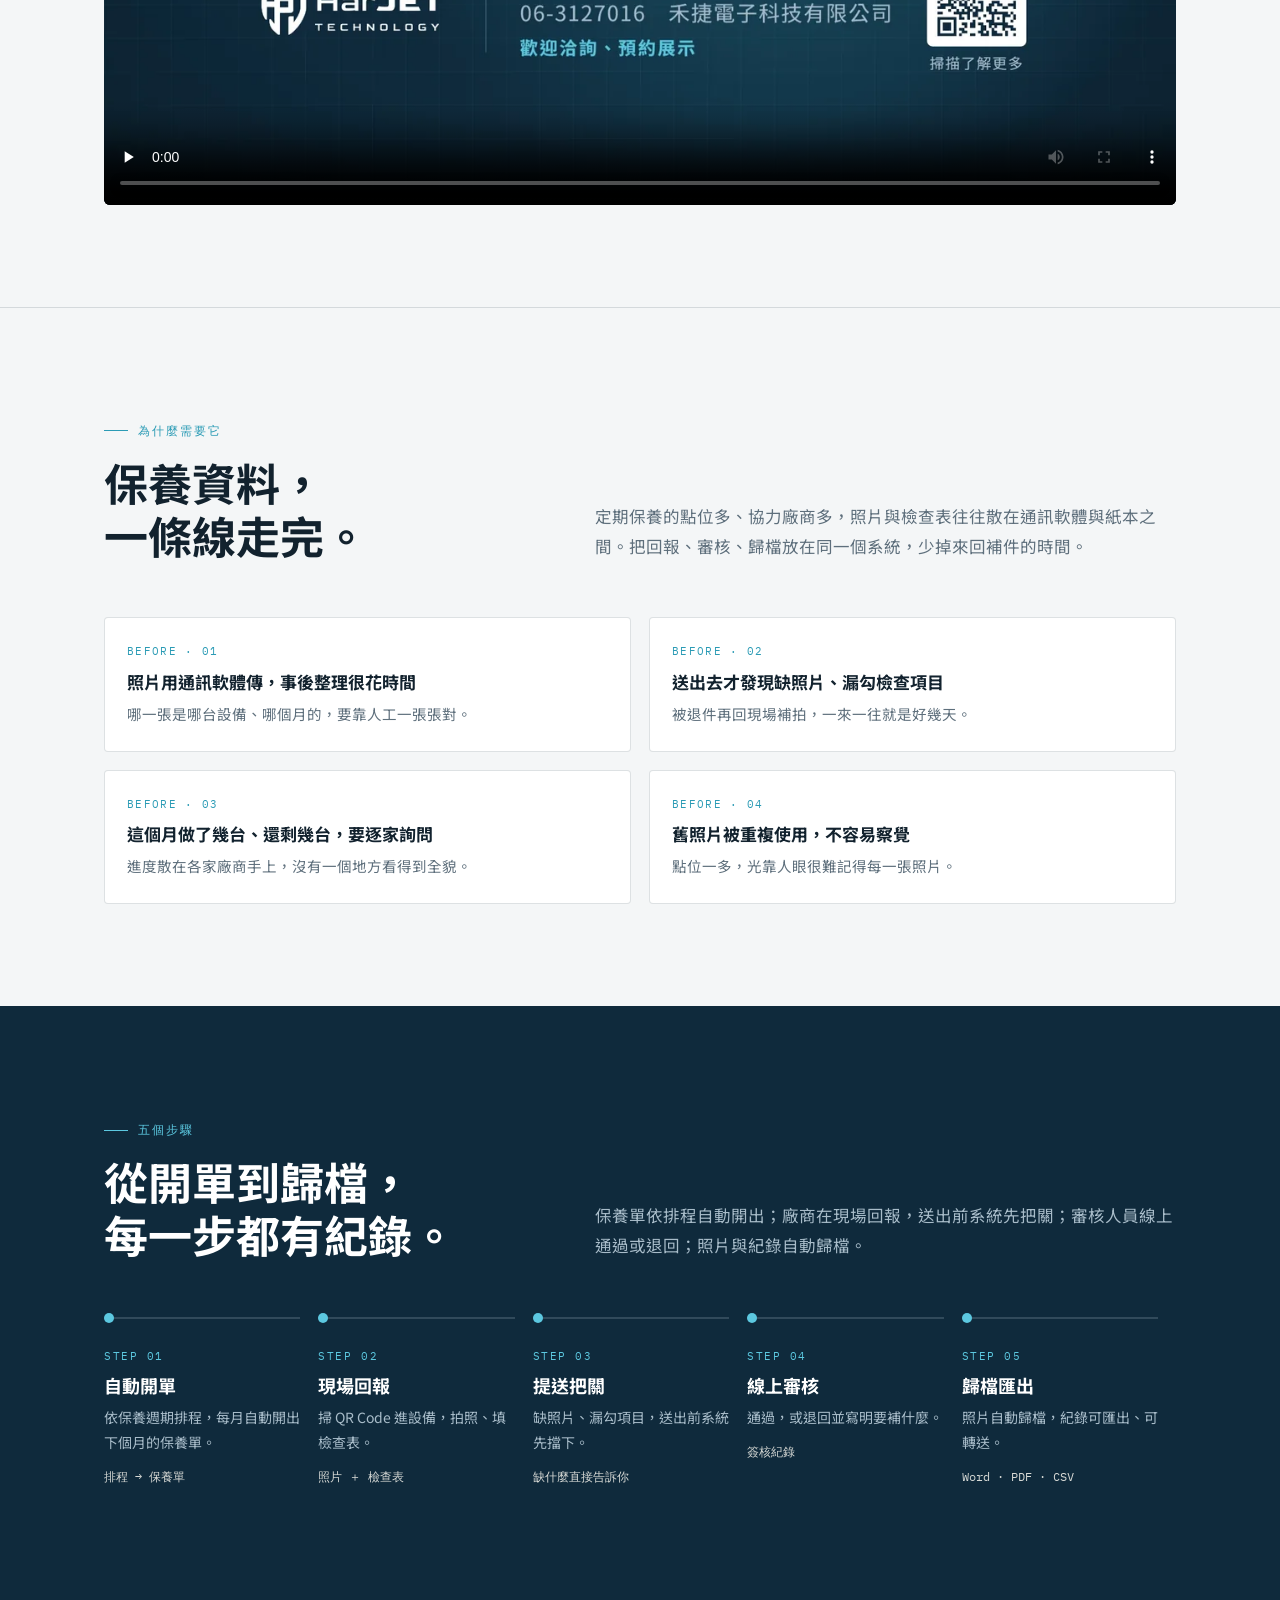
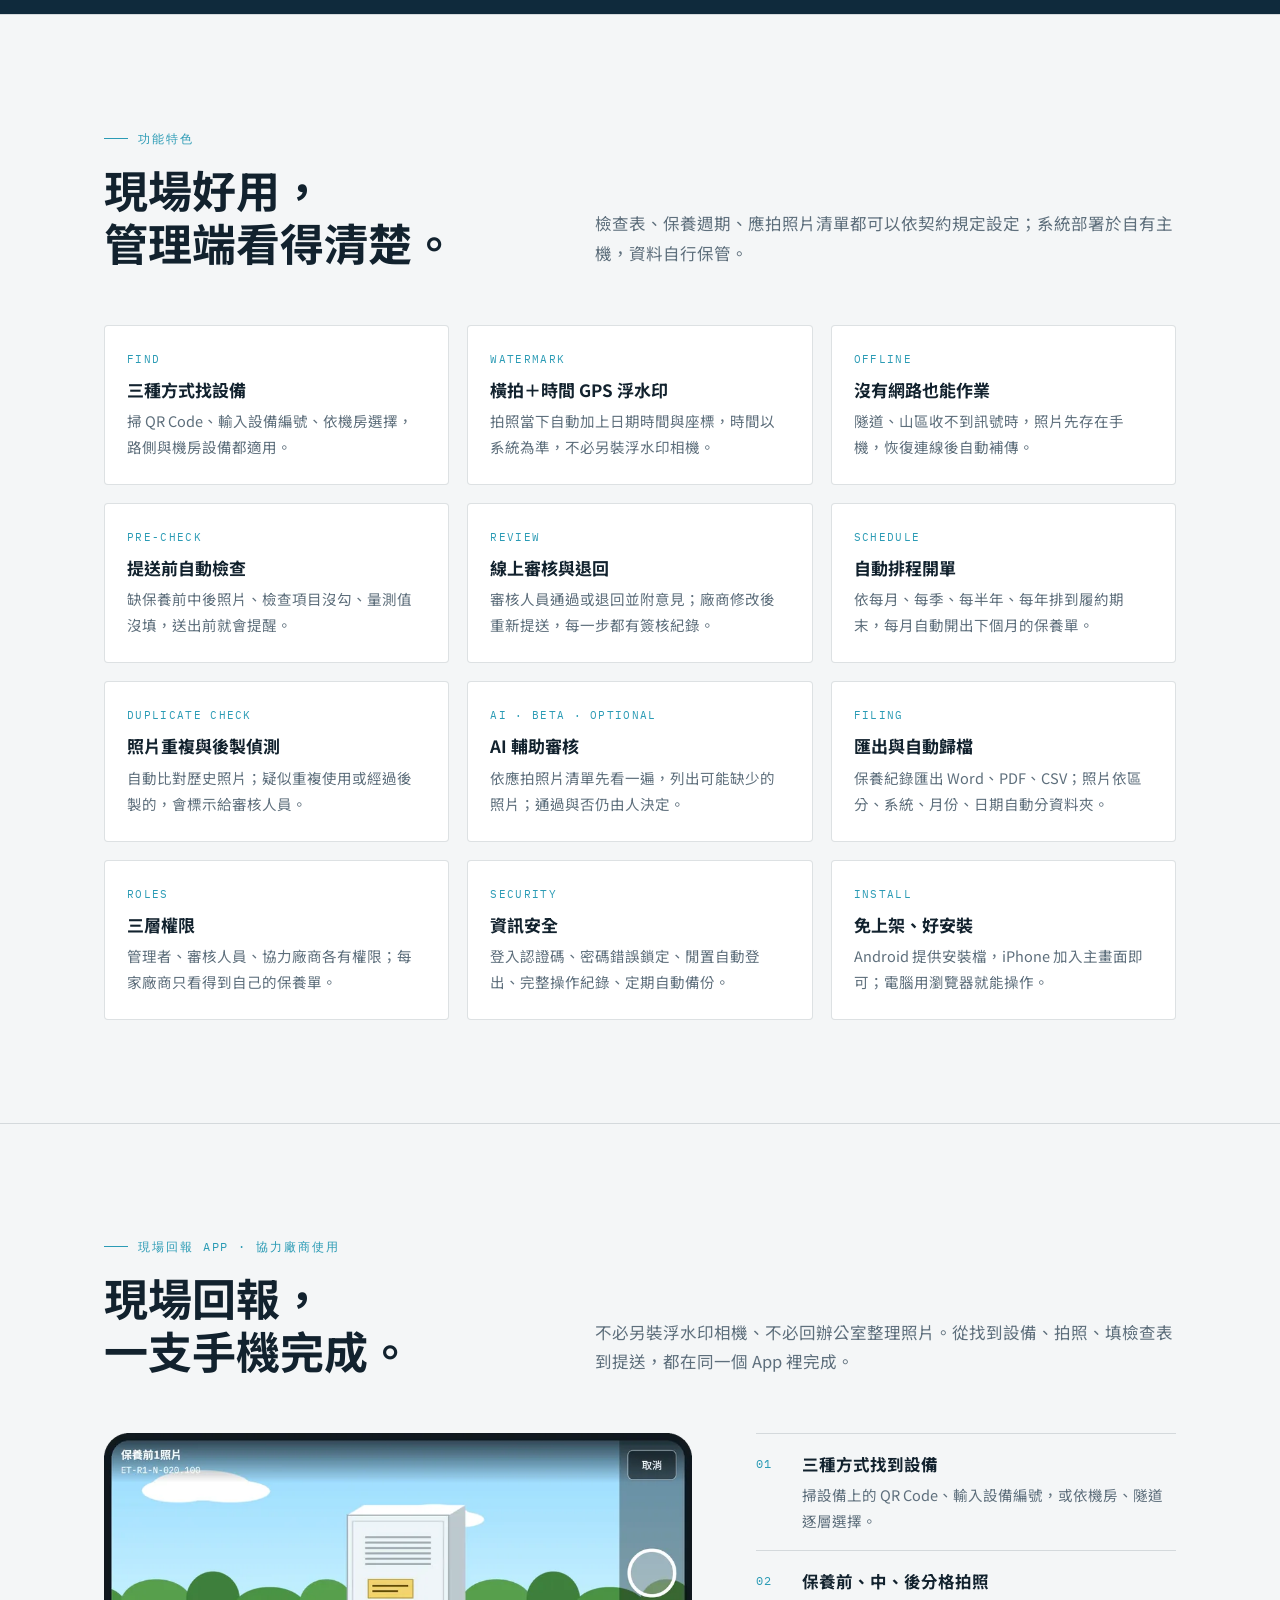
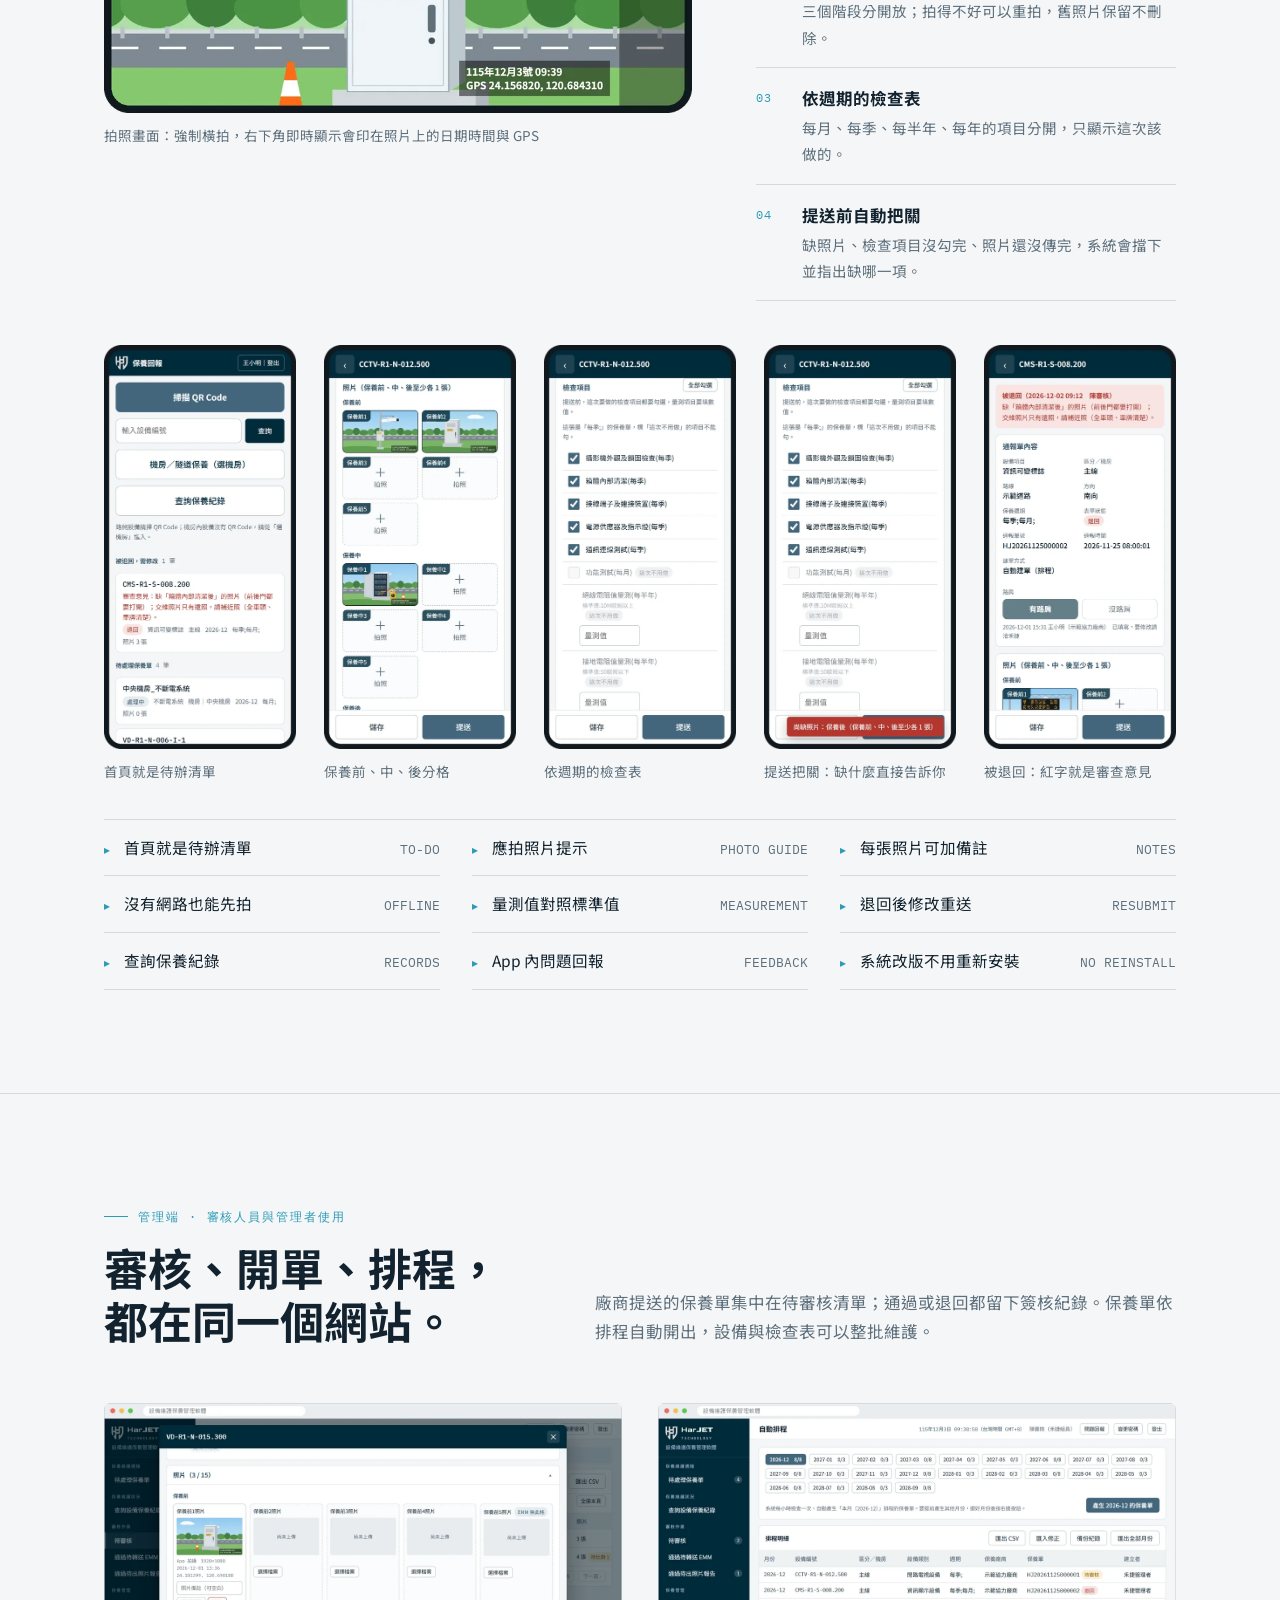
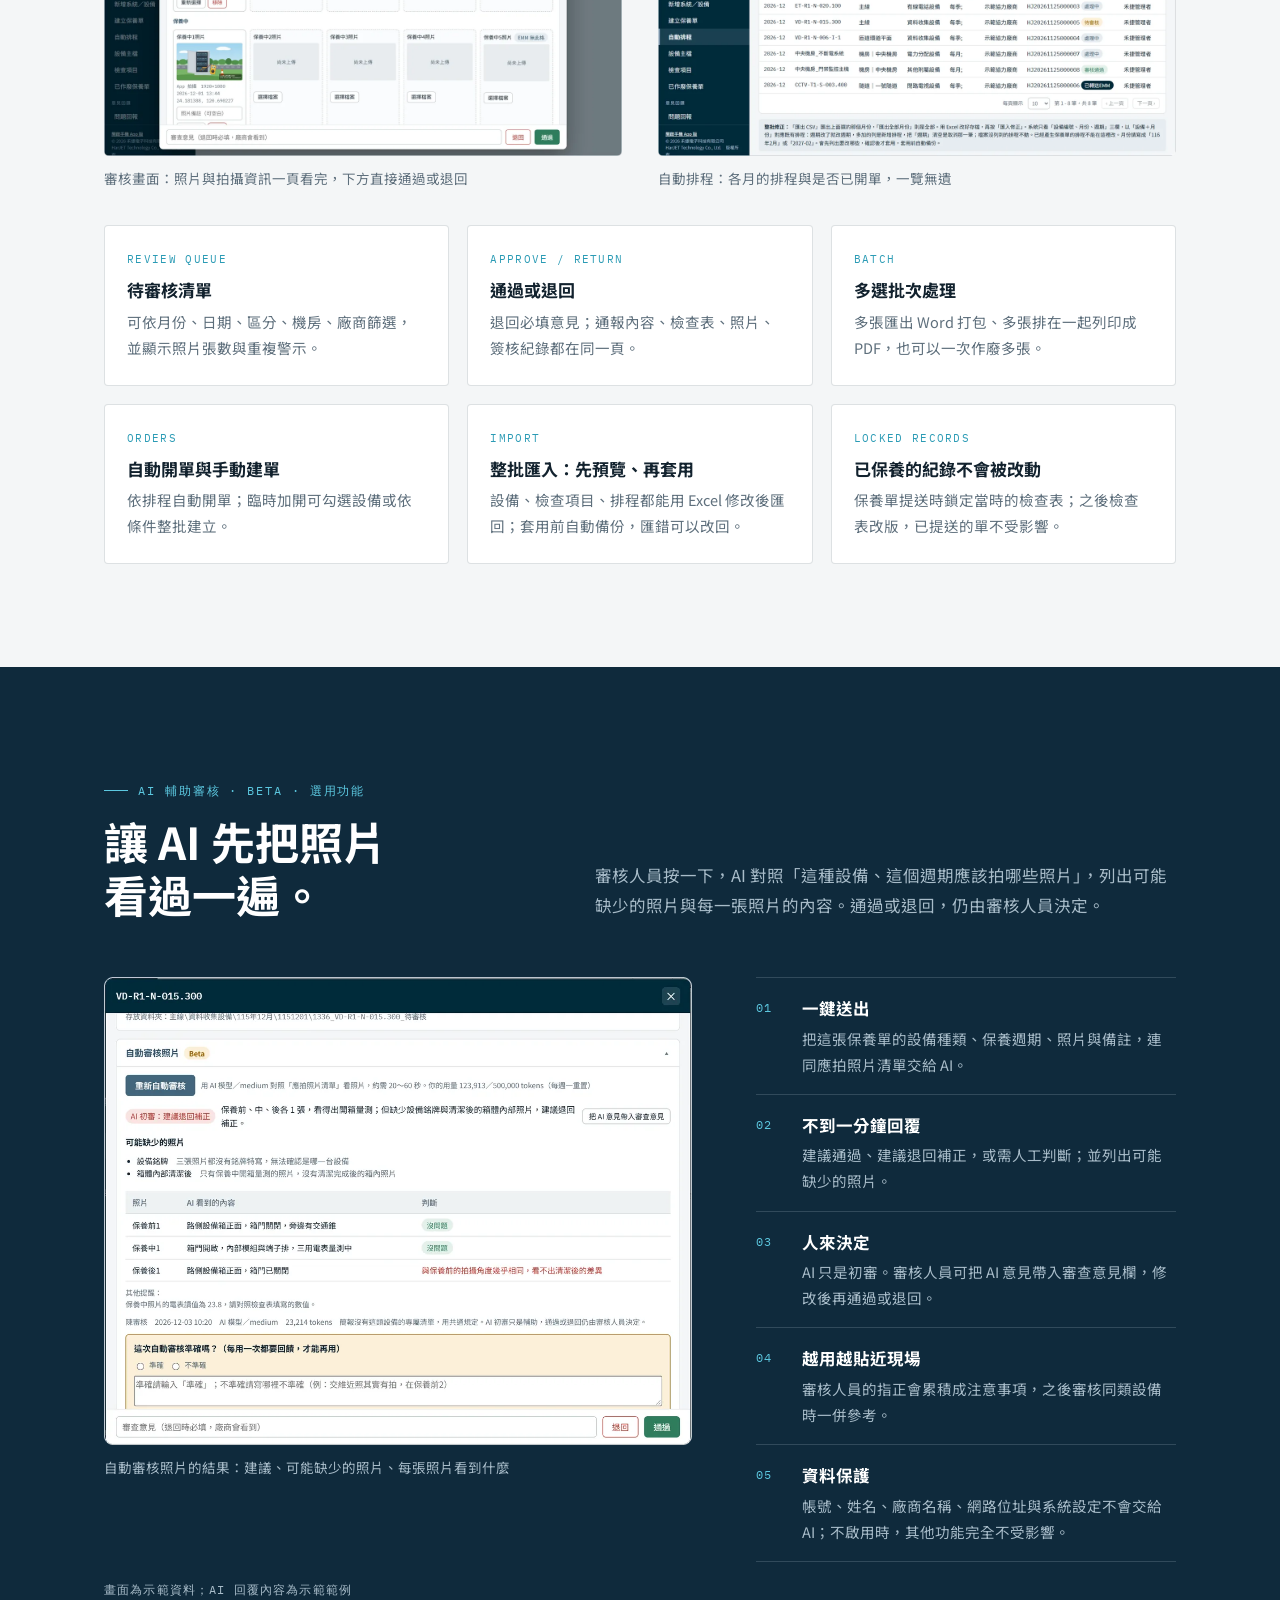
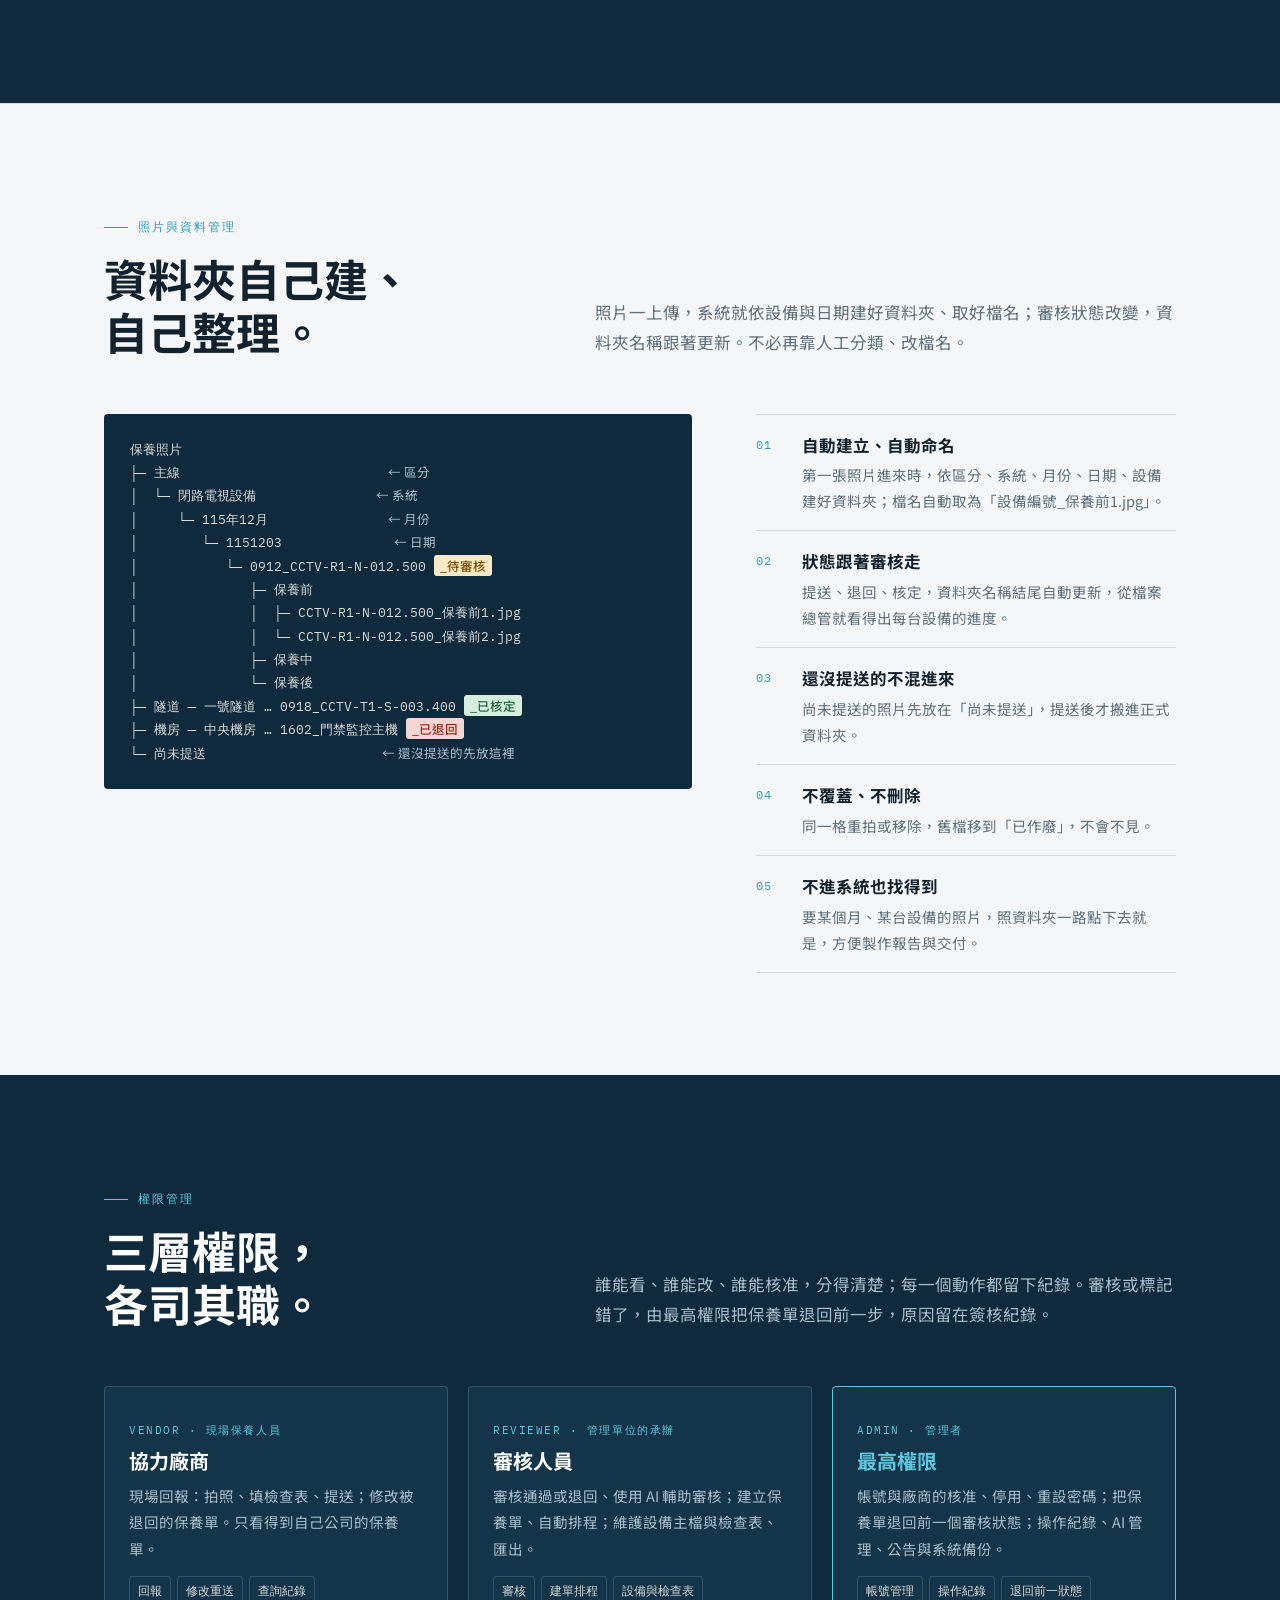
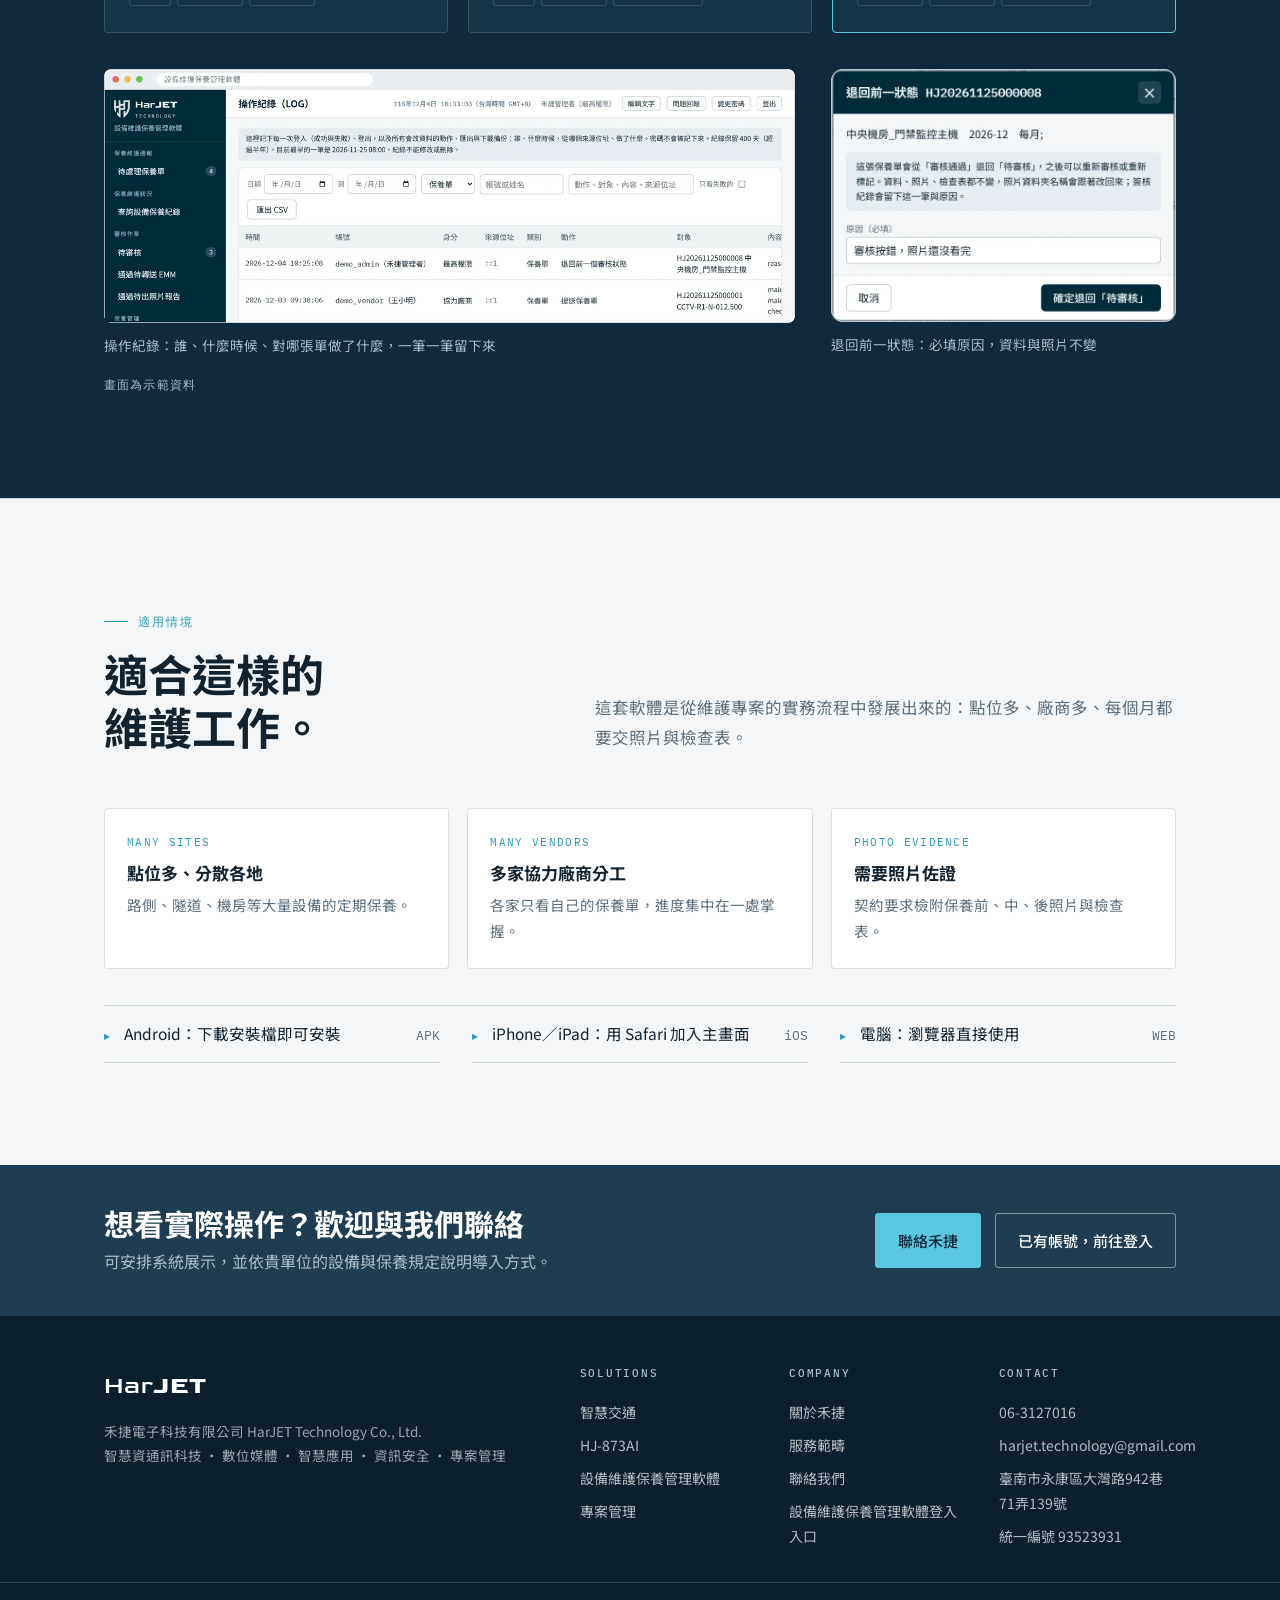
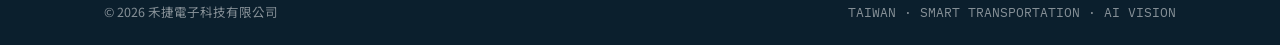
<file: maintenance.html>
<!DOCTYPE html>
<html lang="zh-Hant-TW" class="no-js">
<head>
<meta charset="utf-8">
<meta name="viewport" content="width=device-width, initial-scale=1">
<title>設備維護保養管理軟體｜禾捷電子科技</title>
<meta name="description" content="設備維護保養管理軟體：協力廠商在現場用手機拍照、填檢查表，管理單位線上審核、退回補正。AI 輔助審圖、照片自動歸檔、三層權限與完整操作紀錄，適合點位多、多家廠商分工的定期保養。">
<link rel="canonical" href="https://harjet-technology.com/maintenance.html">
<meta property="og:title" content="設備維護保養管理軟體｜禾捷電子科技">
<meta property="og:description" content="現場用手機回報，線上審核把關，照片自動歸檔。手機保養、AI 審圖、自動歸檔、權限管理。">
<meta property="og:type" content="website">
<meta property="og:locale" content="zh_TW">
<link rel="preconnect" href="https://fonts.googleapis.com">
<link rel="preconnect" href="https://fonts.gstatic.com" crossorigin>
<link rel="stylesheet" href="https://fonts.googleapis.com/css2?family=Goldman:wght@400;700&family=Noto+Sans+TC:wght@400;500;700&family=IBM+Plex+Mono:wght@400;500&display=swap">
<link rel="icon" href="assets/logo-mark.svg" type="image/svg+xml">
<link rel="stylesheet" href="style.css?v=1151118d">
</head>
<body>

<header class="site-header" id="top">
  <div class="wrap">
    <a class="brand" href="index.html" aria-label="禾捷電子科技 首頁">
      <img class="brand-mark" src="assets/logo-mark-light.svg" alt="" width="35" height="38">
      <span class="brand-word"><span class="brand-en">Har<b>JET</b></span><span class="brand-sub">TECHNOLOGY</span></span>
      <span class="brand-zh">禾捷電子科技有限公司</span>
    </a>
    <nav class="nav" aria-label="主選單">
      <a href="index.html">首頁</a>
      <a href="traffic.html">智慧交通</a>
      <a href="products.html">產品</a>
      <a href="maintenance.html" aria-current="page">維護保養軟體</a>
      <a href="about.html">關於禾捷</a>
      <a href="about.html#contact">聯絡我們</a>
      <a class="nav-login" href="https://emm.harjet.dscloud.me/" rel="nofollow noopener">設備維護保養管理軟體登入入口</a>
    </nav>
    <a class="nav-cta" href="about.html#contact">預約展示</a>
    <button class="menu-btn" type="button" aria-expanded="false">MENU</button>
  </div>
</header>

<section class="page-hero">
  <div class="grid-bg" aria-hidden="true"></div>
  <div class="wrap">
    <div class="product-band">
      <div>
        <span class="eyebrow">Maintenance Management Software</span>
        <h1 class="sw-name" style="margin-top:16px">設備維護保養<br>管理軟體<small>現場回報 · 線上審核 · 紀錄留存</small></h1>
        <p class="lede">協力廠商在現場用手機拍照、填檢查表；管理單位在線上審核，有問題當場退回補正。每一張保養單、每一張照片，都留下可查的紀錄。</p>
        <div class="chips">
          <span class="chip"><b>手機</b>保養</span>
          <span class="chip"><b>AI</b> 審圖</span>
          <span class="chip"><b>自動</b>歸檔</span>
          <span class="chip"><b>三層</b>權限</span>
          <span class="chip">免上架安裝</span>
        </div>
        <div class="hero-actions">
          <a class="btn btn-primary" href="about.html#contact">預約系統展示</a>
          <a class="btn btn-outline" href="#features">功能總覽</a>
        </div>
      </div>
      <figure class="sw-hero-img reveal">
        <img src="assets/emm/hero.webp" alt="設備維護保養管理軟體的審核畫面與手機拍照回報畫面" width="1300" height="842">
      </figure>
    </div>
    <div class="tiles reveal">
      <div class="tile"><div class="v">QR Code 找設備</div><div class="k">FIND EQUIPMENT</div></div>
      <div class="tile"><div class="v">橫拍＋時間 GPS</div><div class="k">PHOTO WATERMARK</div></div>
      <div class="tile"><div class="v">沒網路也能拍</div><div class="k">OFFLINE CAPTURE</div></div>
      <div class="tile"><div class="v">AI 先看一遍</div><div class="k">AI REVIEW · OPTIONAL</div></div>
      <div class="tile"><div class="v">照片自動歸檔</div><div class="k">AUTO FILING</div></div>
    </div>
    <p class="sw-demo">畫面為示範資料</p>
  </div>
</section>

<section class="section">
  <div class="wrap">
    <div class="section-head reveal">
      <div>
        <span class="eyebrow">宣傳影片</span>
        <h2>30 秒，<br>看完整套流程。</h2>
      </div>
      <p class="intro">手機拍照回報、AI 先審一遍、照片自動歸檔，到分層權限與操作紀錄，一支影片帶過。</p>
    </div>
    <figure class="sw-video reveal">
      <video controls preload="none" playsinline poster="assets/emm/promo-poster.webp" width="1280" height="720" aria-label="設備維護保養管理軟體 30 秒宣傳影片">
        <source src="assets/emm/promo-v2.mp4" type="video/mp4">
      </video>
    </figure>
  </div>
</section>

<section class="section">
  <div class="wrap">
    <div class="section-head reveal">
      <div>
        <span class="eyebrow">為什麼需要它</span>
        <h2>保養資料，<br>一條線走完。</h2>
      </div>
      <p class="intro">定期保養的點位多、協力廠商多，照片與檢查表往往散在通訊軟體與紙本之間。把回報、審核、歸檔放在同一個系統，少掉來回補件的時間。</p>
    </div>
    <div class="features sw-cols-2">
      <article class="feature reveal"><span class="n">BEFORE · 01</span><h3>照片用通訊軟體傳，事後整理很花時間</h3><p>哪一張是哪台設備、哪個月的，要靠人工一張張對。</p></article>
      <article class="feature reveal"><span class="n">BEFORE · 02</span><h3>送出去才發現缺照片、漏勾檢查項目</h3><p>被退件再回現場補拍，一來一往就是好幾天。</p></article>
      <article class="feature reveal"><span class="n">BEFORE · 03</span><h3>這個月做了幾台、還剩幾台，要逐家詢問</h3><p>進度散在各家廠商手上，沒有一個地方看得到全貌。</p></article>
      <article class="feature reveal"><span class="n">BEFORE · 04</span><h3>舊照片被重複使用，不容易察覺</h3><p>點位一多，光靠人眼很難記得每一張照片。</p></article>
    </div>
  </div>
</section>

<section class="section dark">
  <div class="wrap">
    <div class="section-head reveal">
      <div>
        <span class="eyebrow">五個步驟</span>
        <h2>從開單到歸檔，<br>每一步都有紀錄。</h2>
      </div>
      <p class="intro">保養單依排程自動開出；廠商在現場回報，送出前系統先把關；審核人員線上通過或退回；照片與紀錄自動歸檔。</p>
    </div>
    <div class="flow reveal">
      <div class="step"><span class="n">STEP 01</span><h3>自動開單</h3><p>依保養週期排程，每月自動開出下個月的保養單。</p><div class="out">排程 → 保養單</div></div>
      <div class="step"><span class="n">STEP 02</span><h3>現場回報</h3><p>掃 QR Code 進設備，拍照、填檢查表。</p><div class="out">照片 ＋ 檢查表</div></div>
      <div class="step"><span class="n">STEP 03</span><h3>提送把關</h3><p>缺照片、漏勾項目，送出前系統先擋下。</p><div class="out">缺什麼直接告訴你</div></div>
      <div class="step"><span class="n">STEP 04</span><h3>線上審核</h3><p>通過，或退回並寫明要補什麼。</p><div class="out">簽核紀錄</div></div>
      <div class="step"><span class="n">STEP 05</span><h3>歸檔匯出</h3><p>照片自動歸檔，紀錄可匯出、可轉送。</p><div class="out">Word · PDF · CSV</div></div>
    </div>
  </div>
</section>

<section class="section" id="features">
  <div class="wrap">
    <div class="section-head reveal">
      <div>
        <span class="eyebrow">功能特色</span>
        <h2>現場好用，<br>管理端看得清楚。</h2>
      </div>
      <p class="intro">檢查表、保養週期、應拍照片清單都可以依契約規定設定；系統部署於自有主機，資料自行保管。</p>
    </div>
    <div class="features">
      <article class="feature reveal"><span class="n">FIND</span><h3>三種方式找設備</h3><p>掃 QR Code、輸入設備編號、依機房選擇，路側與機房設備都適用。</p></article>
      <article class="feature reveal"><span class="n">WATERMARK</span><h3>橫拍＋時間 GPS 浮水印</h3><p>拍照當下自動加上日期時間與座標，時間以系統為準，不必另裝浮水印相機。</p></article>
      <article class="feature reveal"><span class="n">OFFLINE</span><h3>沒有網路也能作業</h3><p>隧道、山區收不到訊號時，照片先存在手機，恢復連線後自動補傳。</p></article>
      <article class="feature reveal"><span class="n">PRE-CHECK</span><h3>提送前自動檢查</h3><p>缺保養前中後照片、檢查項目沒勾、量測值沒填，送出前就會提醒。</p></article>
      <article class="feature reveal"><span class="n">REVIEW</span><h3>線上審核與退回</h3><p>審核人員通過或退回並附意見；廠商修改後重新提送，每一步都有簽核紀錄。</p></article>
      <article class="feature reveal"><span class="n">SCHEDULE</span><h3>自動排程開單</h3><p>依每月、每季、每半年、每年排到履約期末，每月自動開出下個月的保養單。</p></article>
      <article class="feature reveal"><span class="n">DUPLICATE CHECK</span><h3>照片重複與後製偵測</h3><p>自動比對歷史照片；疑似重複使用或經過後製的，會標示給審核人員。</p></article>
      <article class="feature reveal"><span class="n">AI · BETA · OPTIONAL</span><h3>AI 輔助審核</h3><p>依應拍照片清單先看一遍，列出可能缺少的照片；通過與否仍由人決定。</p></article>
      <article class="feature reveal"><span class="n">FILING</span><h3>匯出與自動歸檔</h3><p>保養紀錄匯出 Word、PDF、CSV；照片依區分、系統、月份、日期自動分資料夾。</p></article>
      <article class="feature reveal"><span class="n">ROLES</span><h3>三層權限</h3><p>管理者、審核人員、協力廠商各有權限；每家廠商只看得到自己的保養單。</p></article>
      <article class="feature reveal"><span class="n">SECURITY</span><h3>資訊安全</h3><p>登入認證碼、密碼錯誤鎖定、閒置自動登出、完整操作紀錄、定期自動備份。</p></article>
      <article class="feature reveal"><span class="n">INSTALL</span><h3>免上架、好安裝</h3><p>Android 提供安裝檔，iPhone 加入主畫面即可；電腦用瀏覽器就能操作。</p></article>
    </div>
  </div>
</section>

<section class="section">
  <div class="wrap">
    <div class="section-head reveal">
      <div>
        <span class="eyebrow">現場回報 App · 協力廠商使用</span>
        <h2>現場回報，<br>一支手機完成。</h2>
      </div>
      <p class="intro">不必另裝浮水印相機、不必回辦公室整理照片。從找到設備、拍照、填檢查表到提送，都在同一個 App 裡完成。</p>
    </div>
    <div class="sw-split reveal">
      <figure class="sw-shot">
        <img src="assets/emm/app-camera.webp" alt="手機拍照畫面：橫拍，右下角顯示會印在照片上的日期時間與 GPS" width="900" height="428" loading="lazy">
        <figcaption>拍照畫面：強制橫拍，右下角即時顯示會印在照片上的日期時間與 GPS</figcaption>
      </figure>
      <ol class="sw-steps">
        <li><b>三種方式找到設備</b>掃設備上的 QR Code、輸入設備編號，或依機房、隧道逐層選擇。</li>
        <li><b>保養前、中、後分格拍照</b>三個階段分開放；拍得不好可以重拍，舊照片保留不刪除。</li>
        <li><b>依週期的檢查表</b>每月、每季、每半年、每年的項目分開，只顯示這次該做的。</li>
        <li><b>提送前自動把關</b>缺照片、檢查項目沒勾完、照片還沒傳完，系統會擋下並指出缺哪一項。</li>
      </ol>
    </div>
    <div class="sw-phones reveal">
      <figure class="sw-shot"><img src="assets/emm/app-home.webp" alt="App 首頁：被退回、待處理、已提送三段清單" width="440" height="925" loading="lazy"><figcaption>首頁就是待辦清單</figcaption></figure>
      <figure class="sw-shot"><img src="assets/emm/app-photos.webp" alt="保養前、中、後分格的照片" width="440" height="925" loading="lazy"><figcaption>保養前、中、後分格</figcaption></figure>
      <figure class="sw-shot"><img src="assets/emm/app-checks.webp" alt="依保養週期顯示的檢查表" width="440" height="925" loading="lazy"><figcaption>依週期的檢查表</figcaption></figure>
      <figure class="sw-shot"><img src="assets/emm/app-block.webp" alt="提送時系統指出還缺哪些照片" width="440" height="925" loading="lazy"><figcaption>提送把關：缺什麼直接告訴你</figcaption></figure>
      <figure class="sw-shot"><img src="assets/emm/app-returned.webp" alt="被退回的保養單，最上方顯示審查意見" width="440" height="925" loading="lazy"><figcaption>被退回：紅字就是審查意見</figcaption></figure>
    </div>
    <ul class="fnlist reveal" style="margin-top:36px">
      <li>首頁就是待辦清單 <small>TO-DO</small></li>
      <li>應拍照片提示 <small>PHOTO GUIDE</small></li>
      <li>每張照片可加備註 <small>NOTES</small></li>
      <li>沒有網路也能先拍 <small>OFFLINE</small></li>
      <li>量測值對照標準值 <small>MEASUREMENT</small></li>
      <li>退回後修改重送 <small>RESUBMIT</small></li>
      <li>查詢保養紀錄 <small>RECORDS</small></li>
      <li>App 內問題回報 <small>FEEDBACK</small></li>
      <li>系統改版不用重新安裝 <small>NO REINSTALL</small></li>
    </ul>
  </div>
</section>

<section class="section">
  <div class="wrap">
    <div class="section-head reveal">
      <div>
        <span class="eyebrow">管理端 · 審核人員與管理者使用</span>
        <h2>審核、開單、排程，<br>都在同一個網站。</h2>
      </div>
      <p class="intro">廠商提送的保養單集中在待審核清單；通過或退回都留下簽核紀錄。保養單依排程自動開出，設備與檢查表可以整批維護。</p>
    </div>
    <div class="sw-pair reveal">
      <figure class="sw-shot"><img src="assets/emm/web-review.webp" alt="審核畫面：照片與拍攝資訊一頁看完" width="1280" height="872" loading="lazy"><figcaption>審核畫面：照片與拍攝資訊一頁看完，下方直接通過或退回</figcaption></figure>
      <figure class="sw-shot"><img src="assets/emm/web-sched.webp" alt="自動排程：各月的排程與是否已開單" width="1280" height="872" loading="lazy"><figcaption>自動排程：各月的排程與是否已開單，一覽無遺</figcaption></figure>
    </div>
    <div class="features" style="margin-top:36px">
      <article class="feature reveal"><span class="n">REVIEW QUEUE</span><h3>待審核清單</h3><p>可依月份、日期、區分、機房、廠商篩選，並顯示照片張數與重複警示。</p></article>
      <article class="feature reveal"><span class="n">APPROVE / RETURN</span><h3>通過或退回</h3><p>退回必填意見；通報內容、檢查表、照片、簽核紀錄都在同一頁。</p></article>
      <article class="feature reveal"><span class="n">BATCH</span><h3>多選批次處理</h3><p>多張匯出 Word 打包、多張排在一起列印成 PDF，也可以一次作廢多張。</p></article>
      <article class="feature reveal"><span class="n">ORDERS</span><h3>自動開單與手動建單</h3><p>依排程自動開單；臨時加開可勾選設備或依條件整批建立。</p></article>
      <article class="feature reveal"><span class="n">IMPORT</span><h3>整批匯入：先預覽、再套用</h3><p>設備、檢查項目、排程都能用 Excel 修改後匯回；套用前自動備份，匯錯可以改回。</p></article>
      <article class="feature reveal"><span class="n">LOCKED RECORDS</span><h3>已保養的紀錄不會被改動</h3><p>保養單提送時鎖定當時的檢查表；之後檢查表改版，已提送的單不受影響。</p></article>
    </div>
  </div>
</section>

<section class="section dark">
  <div class="wrap">
    <div class="section-head reveal">
      <div>
        <span class="eyebrow">AI 輔助審核 · Beta · 選用功能</span>
        <h2>讓 AI 先把照片<br>看過一遍。</h2>
      </div>
      <p class="intro">審核人員按一下，AI 對照「這種設備、這個週期應該拍哪些照片」，列出可能缺少的照片與每一張照片的內容。通過或退回，仍由審核人員決定。</p>
    </div>
    <div class="sw-split reveal">
      <figure class="sw-shot">
        <img src="assets/emm/dlg-ai-review.webp" alt="AI 自動審核照片的結果：建議、可能缺少的照片、每張照片看到什麼" width="1100" height="876" loading="lazy">
        <figcaption>自動審核照片的結果：建議、可能缺少的照片、每張照片看到什麼</figcaption>
      </figure>
      <ol class="sw-steps">
        <li><b>一鍵送出</b>把這張保養單的設備種類、保養週期、照片與備註，連同應拍照片清單交給 AI。</li>
        <li><b>不到一分鐘回覆</b>建議通過、建議退回補正，或需人工判斷；並列出可能缺少的照片。</li>
        <li><b>人來決定</b>AI 只是初審。審核人員可把 AI 意見帶入審查意見欄，修改後再通過或退回。</li>
        <li><b>越用越貼近現場</b>審核人員的指正會累積成注意事項，之後審核同類設備時一併參考。</li>
        <li><b>資料保護</b>帳號、姓名、廠商名稱、網路位址與系統設定不會交給 AI；不啟用時，其他功能完全不受影響。</li>
      </ol>
    </div>
    <p class="sw-demo">畫面為示範資料；AI 回覆內容為示範範例</p>
  </div>
</section>

<section class="section">
  <div class="wrap">
    <div class="section-head reveal">
      <div>
        <span class="eyebrow">照片與資料管理</span>
        <h2>資料夾自己建、<br>自己整理。</h2>
      </div>
      <p class="intro">照片一上傳，系統就依設備與日期建好資料夾、取好檔名；審核狀態改變，資料夾名稱跟著更新。不必再靠人工分類、改檔名。</p>
    </div>
    <div class="sw-split reveal">
      <pre class="sw-tree" aria-label="系統自動建立的資料夾結構（示範資料）">保養照片
├─ 主線                          <i>← 區分</i>
│  └─ 閉路電視設備               <i>← 系統</i>
│     └─ 115年12月               <i>← 月份</i>
│        └─ 1151203              <i>← 日期</i>
│           └─ 0912_CCTV-R1-N-012.500 <b class="t-wait">_待審核</b>
│              ├─ 保養前
│              │  ├─ CCTV-R1-N-012.500_保養前1.jpg
│              │  └─ CCTV-R1-N-012.500_保養前2.jpg
│              ├─ 保養中
│              └─ 保養後
├─ 隧道 ─ 一號隧道 … 0918_CCTV-T1-S-003.400 <b class="t-done">_已核定</b>
├─ 機房 ─ 中央機房 … 1602_門禁監控主機 <b class="t-back">_已退回</b>
└─ 尚未提送                      <i>← 還沒提送的先放這裡</i></pre>
      <ol class="sw-steps">
        <li><b>自動建立、自動命名</b>第一張照片進來時，依區分、系統、月份、日期、設備建好資料夾；檔名自動取為「設備編號_保養前1.jpg」。</li>
        <li><b>狀態跟著審核走</b>提送、退回、核定，資料夾名稱結尾自動更新，從檔案總管就看得出每台設備的進度。</li>
        <li><b>還沒提送的不混進來</b>尚未提送的照片先放在「尚未提送」，提送後才搬進正式資料夾。</li>
        <li><b>不覆蓋、不刪除</b>同一格重拍或移除，舊檔移到「已作廢」，不會不見。</li>
        <li><b>不進系統也找得到</b>要某個月、某台設備的照片，照資料夾一路點下去就是，方便製作報告與交付。</li>
      </ol>
    </div>
  </div>
</section>

<section class="section dark">
  <div class="wrap">
    <div class="section-head reveal">
      <div>
        <span class="eyebrow">權限管理</span>
        <h2>三層權限，<br>各司其職。</h2>
      </div>
      <p class="intro">誰能看、誰能改、誰能核准，分得清楚；每一個動作都留下紀錄。審核或標記錯了，由最高權限把保養單退回前一步，原因留在簽核紀錄。</p>
    </div>
    <div class="scenes">
      <article class="scene reveal">
        <span class="code">VENDOR · 現場保養人員</span>
        <h3>協力廠商</h3>
        <p>現場回報：拍照、填檢查表、提送；修改被退回的保養單。只看得到自己公司的保養單。</p>
        <ul><li>回報</li><li>修改重送</li><li>查詢紀錄</li></ul>
      </article>
      <article class="scene reveal">
        <span class="code">REVIEWER · 管理單位的承辦</span>
        <h3>審核人員</h3>
        <p>審核通過或退回、使用 AI 輔助審核；建立保養單、自動排程；維護設備主檔與檢查表、匯出。</p>
        <ul><li>審核</li><li>建單排程</li><li>設備與檢查表</li></ul>
      </article>
      <article class="scene reveal sw-top">
        <span class="code">ADMIN · 管理者</span>
        <h3>最高權限</h3>
        <p>帳號與廠商的核准、停用、重設密碼；把保養單退回前一個審核狀態；操作紀錄、AI 管理、公告與系統備份。</p>
        <ul><li>帳號管理</li><li>操作紀錄</li><li>退回前一狀態</li></ul>
      </article>
    </div>
    <div class="sw-pair sw-pair-wide reveal" style="margin-top:36px">
      <figure class="sw-shot"><img src="assets/emm/web-audit5.webp" alt="操作紀錄：誰、什麼時候、對哪張單做了什麼" width="1280" height="471" loading="lazy"><figcaption>操作紀錄：誰、什麼時候、對哪張單做了什麼，一筆一筆留下來</figcaption></figure>
      <figure class="sw-shot"><img src="assets/emm/dlg-revert.webp" alt="退回前一狀態的對話框，必須填寫原因" width="730" height="534" loading="lazy"><figcaption>退回前一狀態：必填原因，資料與照片不變</figcaption></figure>
    </div>
    <p class="sw-demo">畫面為示範資料</p>
  </div>
</section>

<section class="section">
  <div class="wrap">
    <div class="section-head reveal">
      <div>
        <span class="eyebrow">適用情境</span>
        <h2>適合這樣的<br>維護工作。</h2>
      </div>
      <p class="intro">這套軟體是從維護專案的實務流程中發展出來的：點位多、廠商多、每個月都要交照片與檢查表。</p>
    </div>
    <div class="features">
      <article class="feature reveal"><span class="n">MANY SITES</span><h3>點位多、分散各地</h3><p>路側、隧道、機房等大量設備的定期保養。</p></article>
      <article class="feature reveal"><span class="n">MANY VENDORS</span><h3>多家協力廠商分工</h3><p>各家只看自己的保養單，進度集中在一處掌握。</p></article>
      <article class="feature reveal"><span class="n">PHOTO EVIDENCE</span><h3>需要照片佐證</h3><p>契約要求檢附保養前、中、後照片與檢查表。</p></article>
    </div>
    <ul class="fnlist reveal" style="margin-top:36px">
      <li>Android：下載安裝檔即可安裝 <small>APK</small></li>
      <li>iPhone／iPad：用 Safari 加入主畫面 <small>iOS</small></li>
      <li>電腦：瀏覽器直接使用 <small>WEB</small></li>
    </ul>
  </div>
</section>

<section class="cta-band">
  <div class="wrap">
    <div>
      <h2>想看實際操作？歡迎與我們聯絡</h2>
      <p>可安排系統展示，並依貴單位的設備與保養規定說明導入方式。</p>
    </div>
    <div class="hero-actions" style="margin-top:0">
      <a class="btn btn-primary" href="about.html#contact">聯絡禾捷</a>
      <a class="btn btn-outline" href="https://emm.harjet.dscloud.me/" rel="nofollow noopener">已有帳號，前往登入</a>
    </div>
  </div>
</section>

<footer class="site-footer">
  <div class="wrap">
    <div>
      <span class="brand-en">Har<b>JET</b></span>
      <p class="about">禾捷電子科技有限公司 HarJET Technology Co., Ltd.<br>智慧資通訊科技 · 數位媒體 · 智慧應用 · 資訊安全 · 專案管理</p>
    </div>
    <div><h4>SOLUTIONS</h4><ul><li><a href="traffic.html">智慧交通</a></li><li><a href="products.html">HJ-873AI</a></li><li><a href="maintenance.html">設備維護保養管理軟體</a></li><li><a href="about.html#pcm">專案管理</a></li></ul></div>
    <div><h4>COMPANY</h4><ul><li><a href="about.html">關於禾捷</a></li><li><a href="about.html#domains">服務範疇</a></li><li><a href="about.html#contact">聯絡我們</a></li><li><a href="https://emm.harjet.dscloud.me/" rel="nofollow noopener">設備維護保養管理軟體登入入口</a></li></ul></div>
    <div><h4>CONTACT</h4><ul><li><a href="tel:+88663127016">06-3127016</a></li><li><a href="mailto:harjet.technology@gmail.com">harjet.technology@gmail.com</a></li><li>臺南市永康區大灣路942巷71弄139號</li><li>統一編號 93523931</li></ul></div>
  </div>
  <div class="bottom"><div class="wrap"><span>© <span id="yr">2026</span> 禾捷電子科技有限公司</span><span class="mono">TAIWAN · SMART TRANSPORTATION · AI VISION</span></div></div>
</footer>

<script src="main.js?v=1151118d"></script>
</body>
</html>
</file>
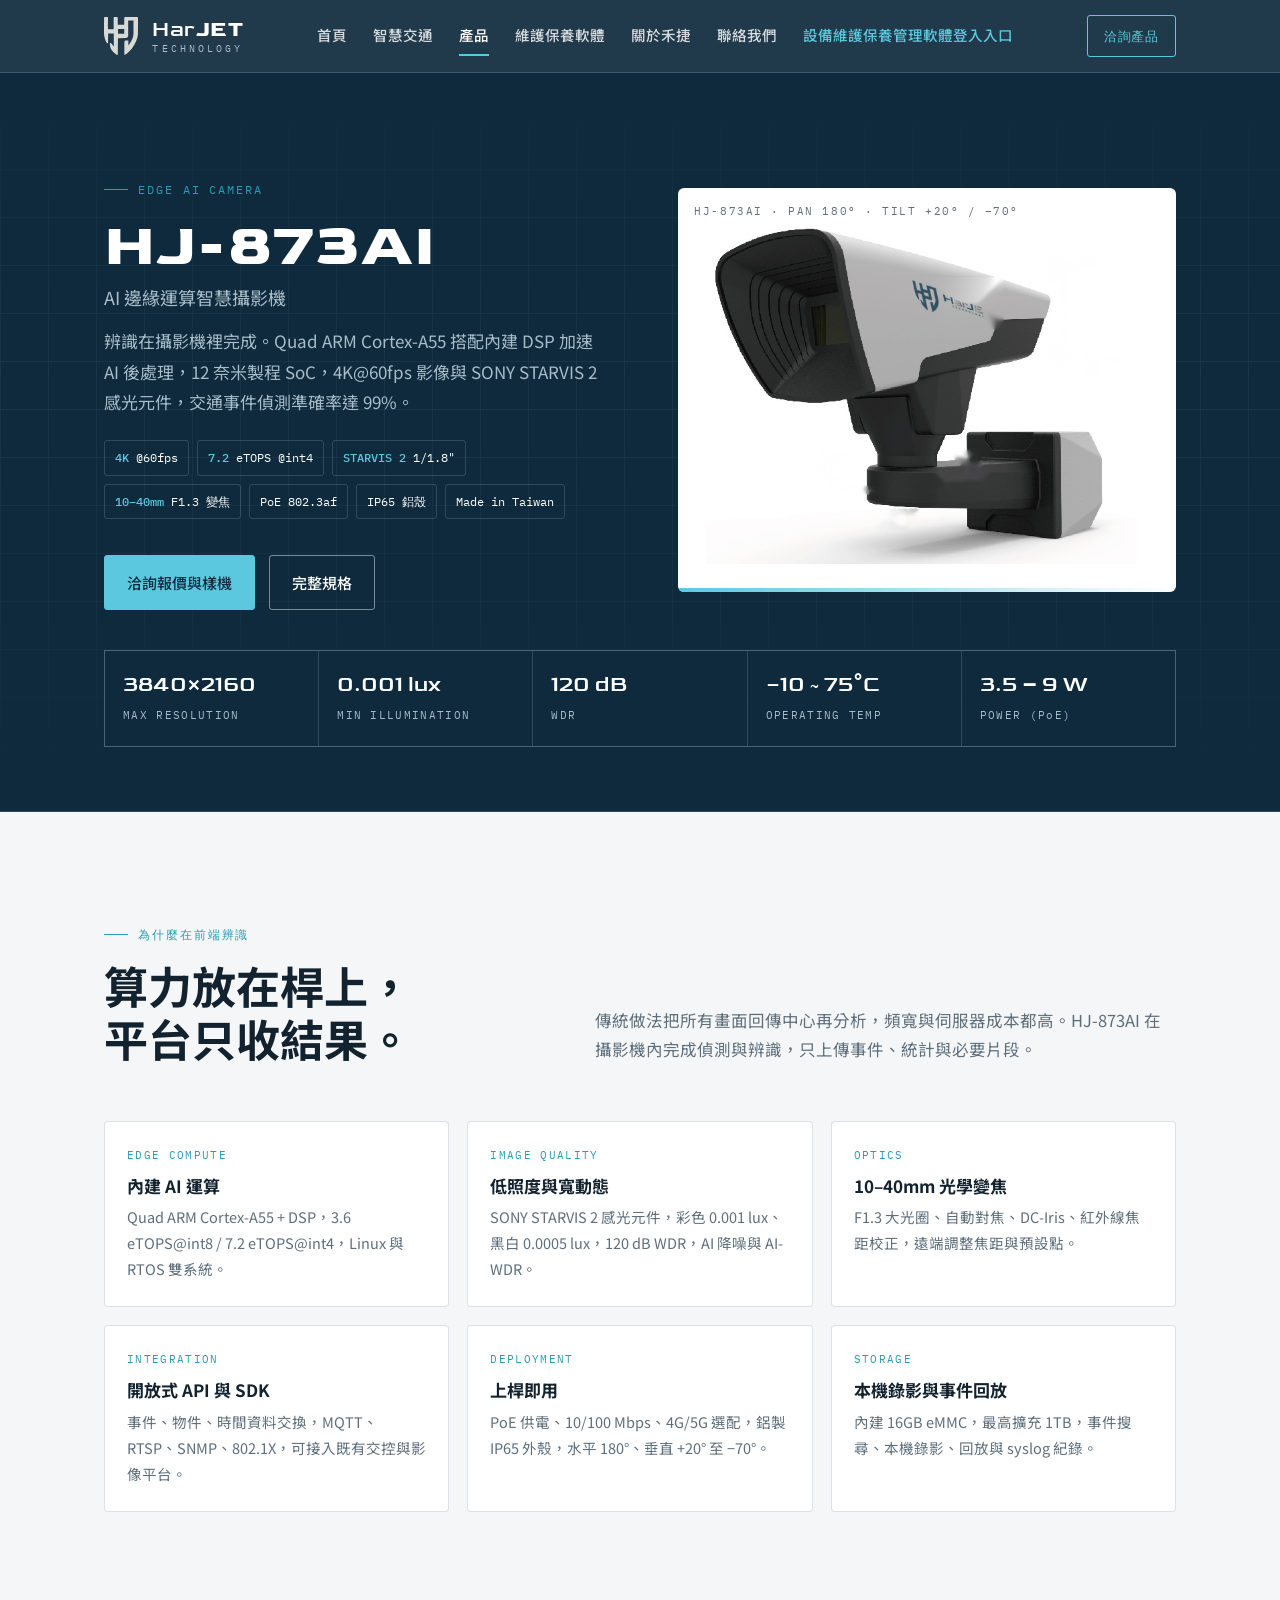
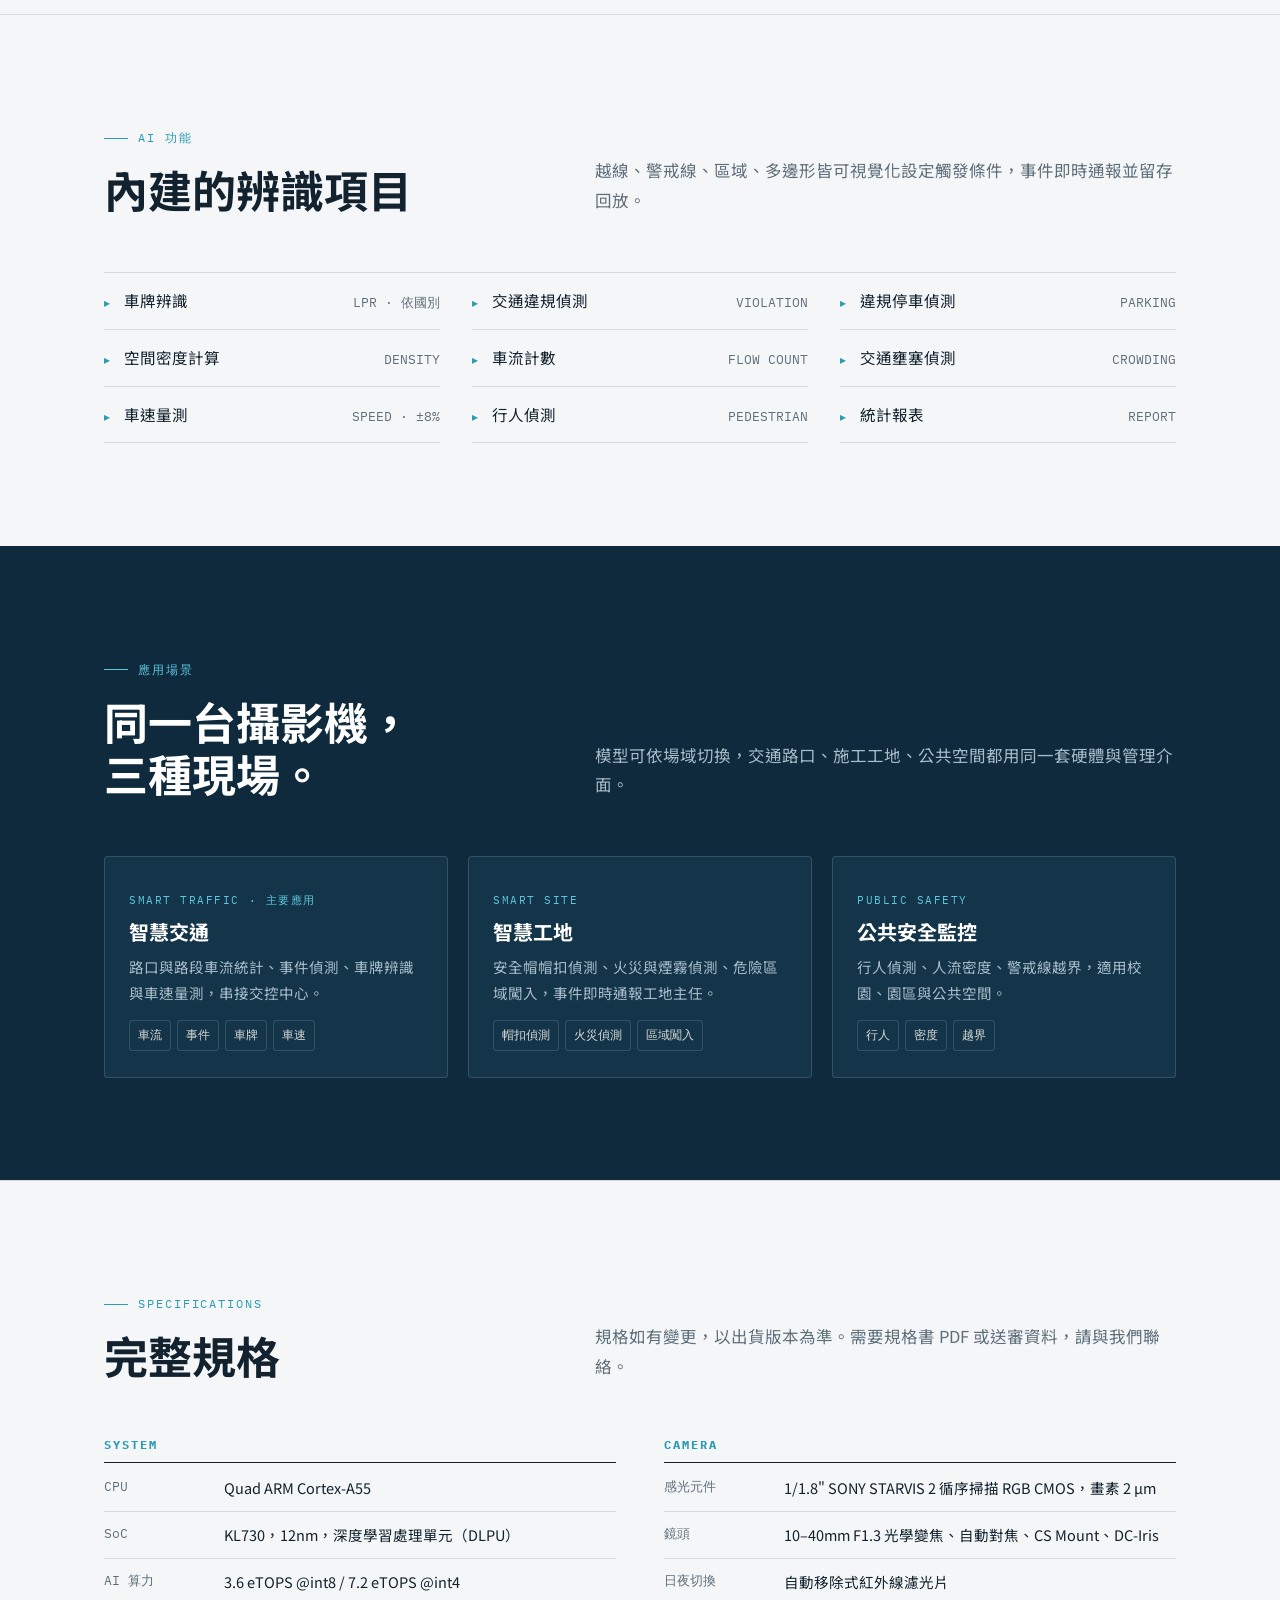
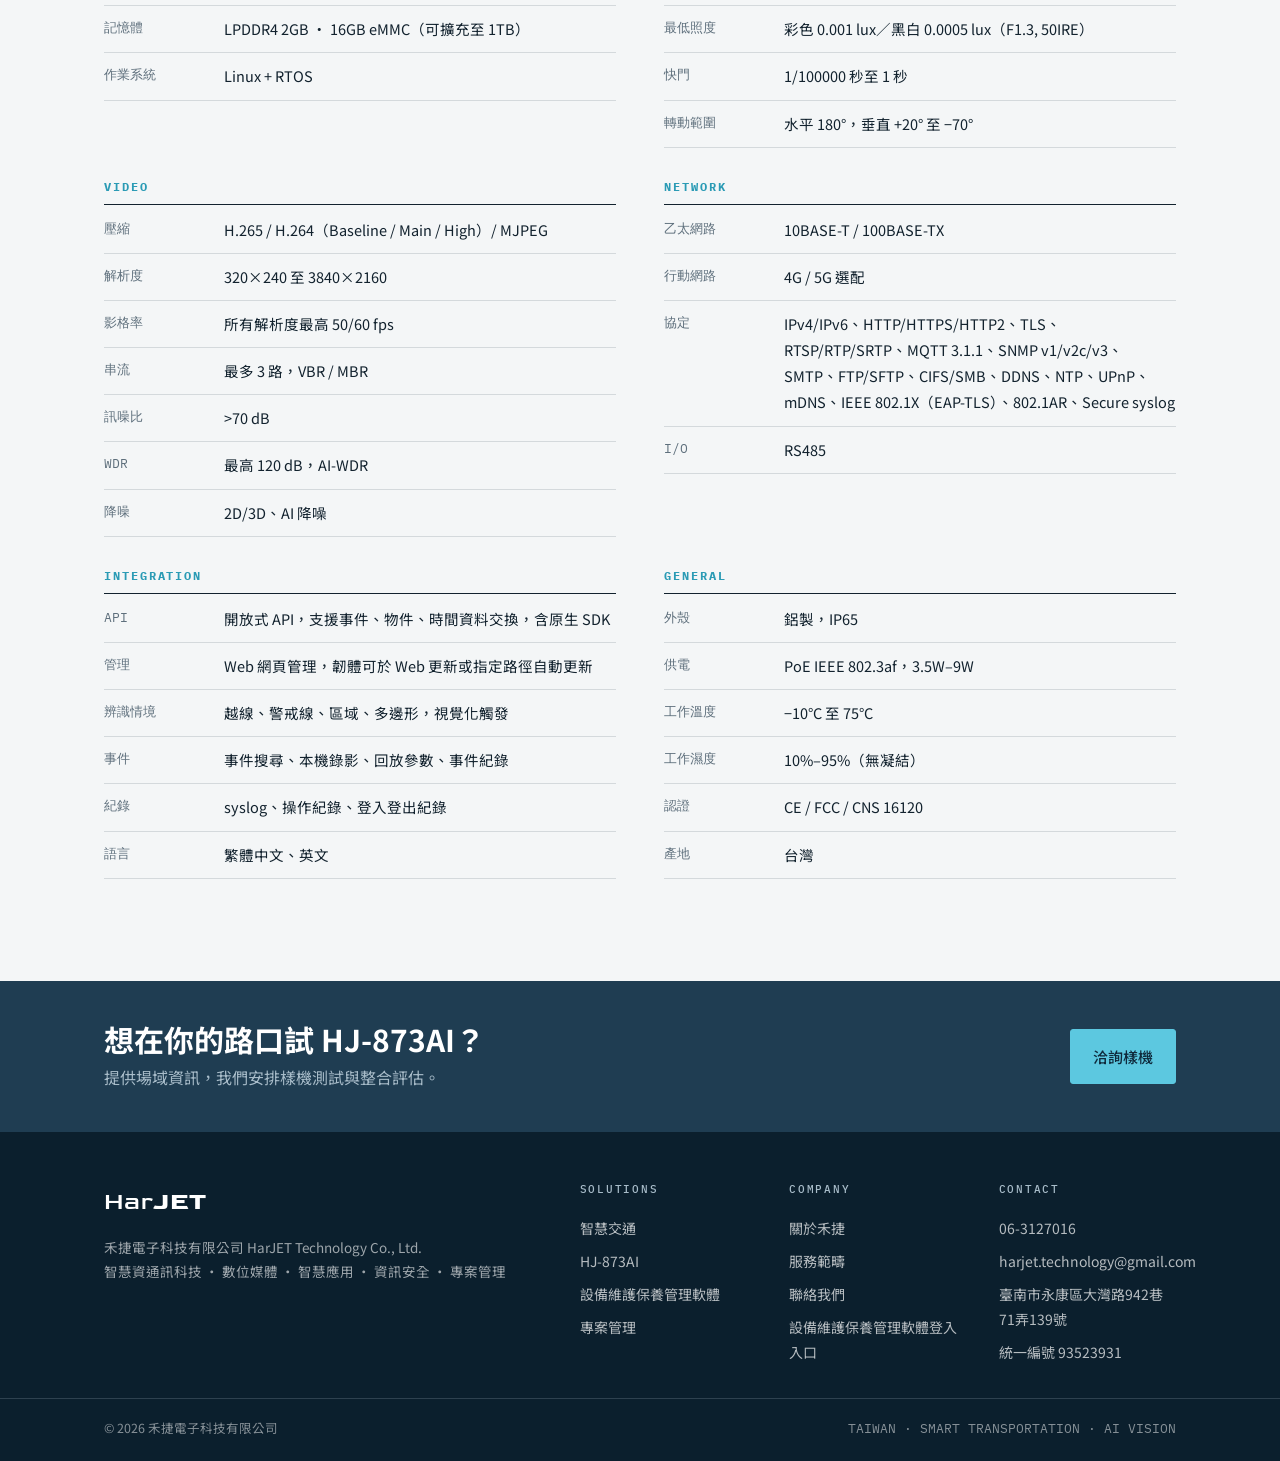
<file: products.html>
<!DOCTYPE html>
<html lang="zh-Hant-TW" class="no-js">
<head>
<meta charset="utf-8">
<meta name="viewport" content="width=device-width, initial-scale=1">
<title>HJ-873AI AI 邊緣運算智慧攝影機｜禾捷電子科技</title>
<meta name="description" content="HJ-873AI：SONY STARVIS 2、4K@60fps、7.2 eTOPS AI 算力，車牌辨識、車流統計、事件偵測在前端完成。PoE 供電、IP65 鋁殼，CE/FCC/CNS 16120 認證。">
<link rel="canonical" href="https://harjet-technology.com/products.html">
<meta property="og:title" content="HJ-873AI AI 邊緣運算智慧攝影機｜禾捷電子科技">
<meta property="og:type" content="website">
<meta property="og:locale" content="zh_TW">
<link rel="preconnect" href="https://fonts.googleapis.com">
<link rel="preconnect" href="https://fonts.gstatic.com" crossorigin>
<link rel="stylesheet" href="https://fonts.googleapis.com/css2?family=Goldman:wght@400;700&family=Noto+Sans+TC:wght@400;500;700&family=IBM+Plex+Mono:wght@400;500&display=swap">
<link rel="icon" href="assets/logo-mark.svg" type="image/svg+xml">
<link rel="stylesheet" href="style.css?v=1151118d">
</head>
<body>

<header class="site-header" id="top">
  <div class="wrap">
    <a class="brand" href="index.html" aria-label="禾捷電子科技 首頁">
      <img class="brand-mark" src="assets/logo-mark-light.svg" alt="" width="35" height="38">
      <span class="brand-word"><span class="brand-en">Har<b>JET</b></span><span class="brand-sub">TECHNOLOGY</span></span>
      <span class="brand-zh">禾捷電子科技有限公司</span>
    </a>
    <nav class="nav" aria-label="主選單">
      <a href="index.html">首頁</a>
      <a href="traffic.html">智慧交通</a>
      <a href="products.html" aria-current="page">產品</a>
      <a href="maintenance.html">維護保養軟體</a>
      <a href="about.html">關於禾捷</a>
      <a href="about.html#contact">聯絡我們</a>
      <a class="nav-login" href="https://emm.harjet.dscloud.me/" rel="nofollow noopener">設備維護保養管理軟體登入入口</a>
    </nav>
    <a class="nav-cta" href="about.html#contact">洽詢產品</a>
    <button class="menu-btn" type="button" aria-expanded="false">MENU</button>
  </div>
</header>

<section class="page-hero">
  <div class="grid-bg" aria-hidden="true"></div>
  <div class="wrap">
    <div class="product-band">
      <div>
        <span class="eyebrow">Edge AI Camera</span>
        <h1 class="product-name" style="margin-top:16px">HJ-873AI<small>AI 邊緣運算智慧攝影機</small></h1>
        <p class="lede">辨識在攝影機裡完成。Quad ARM Cortex-A55 搭配內建 DSP 加速 AI 後處理，12 奈米製程 SoC，4K@60fps 影像與 SONY STARVIS 2 感光元件，交通事件偵測準確率達 99%。</p>
        <div class="chips">
          <span class="chip"><b>4K</b> @60fps</span>
          <span class="chip"><b>7.2</b> eTOPS @int4</span>
          <span class="chip"><b>STARVIS 2</b> 1/1.8"</span>
          <span class="chip"><b>10–40mm</b> F1.3 變焦</span>
          <span class="chip">PoE 802.3af</span>
          <span class="chip">IP65 鋁殼</span>
          <span class="chip">Made in Taiwan</span>
        </div>
        <div class="hero-actions">
          <a class="btn btn-primary" href="about.html#contact">洽詢報價與樣機</a>
          <a class="btn btn-outline" href="#spec">完整規格</a>
        </div>
      </div>
      <div class="product-card reveal">
        <span class="lbl">HJ-873AI · PAN 180° · TILT +20° / −70°</span>
        <img src="assets/hj-873ai.png" alt="HJ-873AI AI 邊緣運算智慧攝影機" width="660" height="520">
      </div>
    </div>
    <div class="tiles reveal">
      <div class="tile"><div class="v">3840×2160</div><div class="k">MAX RESOLUTION</div></div>
      <div class="tile"><div class="v">0.001 lux</div><div class="k">MIN ILLUMINATION</div></div>
      <div class="tile"><div class="v">120 dB</div><div class="k">WDR</div></div>
      <div class="tile"><div class="v">−10 ~ 75°C</div><div class="k">OPERATING TEMP</div></div>
      <div class="tile"><div class="v">3.5 – 9 W</div><div class="k">POWER (PoE)</div></div>
    </div>
  </div>
</section>

<section class="section">
  <div class="wrap">
    <div class="section-head reveal">
      <div>
        <span class="eyebrow">為什麼在前端辨識</span>
        <h2>算力放在桿上，<br>平台只收結果。</h2>
      </div>
      <p class="intro">傳統做法把所有畫面回傳中心再分析，頻寬與伺服器成本都高。HJ-873AI 在攝影機內完成偵測與辨識，只上傳事件、統計與必要片段。</p>
    </div>
    <div class="features">
      <article class="feature reveal"><span class="n">EDGE COMPUTE</span><h3>內建 AI 運算</h3><p>Quad ARM Cortex-A55 + DSP，3.6 eTOPS@int8 / 7.2 eTOPS@int4，Linux 與 RTOS 雙系統。</p></article>
      <article class="feature reveal"><span class="n">IMAGE QUALITY</span><h3>低照度與寬動態</h3><p>SONY STARVIS 2 感光元件，彩色 0.001 lux、黑白 0.0005 lux，120 dB WDR，AI 降噪與 AI-WDR。</p></article>
      <article class="feature reveal"><span class="n">OPTICS</span><h3>10–40mm 光學變焦</h3><p>F1.3 大光圈、自動對焦、DC-Iris、紅外線焦距校正，遠端調整焦距與預設點。</p></article>
      <article class="feature reveal"><span class="n">INTEGRATION</span><h3>開放式 API 與 SDK</h3><p>事件、物件、時間資料交換，MQTT、RTSP、SNMP、802.1X，可接入既有交控與影像平台。</p></article>
      <article class="feature reveal"><span class="n">DEPLOYMENT</span><h3>上桿即用</h3><p>PoE 供電、10/100 Mbps、4G/5G 選配，鋁製 IP65 外殼，水平 180°、垂直 +20° 至 −70°。</p></article>
      <article class="feature reveal"><span class="n">STORAGE</span><h3>本機錄影與事件回放</h3><p>內建 16GB eMMC，最高擴充 1TB，事件搜尋、本機錄影、回放與 syslog 紀錄。</p></article>
    </div>
  </div>
</section>

<section class="section">
  <div class="wrap">
    <div class="section-head reveal">
      <div>
        <span class="eyebrow">AI 功能</span>
        <h2>內建的辨識項目</h2>
      </div>
      <p class="intro">越線、警戒線、區域、多邊形皆可視覺化設定觸發條件，事件即時通報並留存回放。</p>
    </div>
    <ul class="fnlist reveal">
      <li>車牌辨識 <small>LPR · 依國別</small></li>
      <li>交通違規偵測 <small>VIOLATION</small></li>
      <li>違規停車偵測 <small>PARKING</small></li>
      <li>空間密度計算 <small>DENSITY</small></li>
      <li>車流計數 <small>FLOW COUNT</small></li>
      <li>交通壅塞偵測 <small>CROWDING</small></li>
      <li>車速量測 <small>SPEED · ±8%</small></li>
      <li>行人偵測 <small>PEDESTRIAN</small></li>
      <li>統計報表 <small>REPORT</small></li>
    </ul>
  </div>
</section>

<section class="section dark">
  <div class="wrap">
    <div class="section-head reveal">
      <div>
        <span class="eyebrow">應用場景</span>
        <h2>同一台攝影機，<br>三種現場。</h2>
      </div>
      <p class="intro">模型可依場域切換，交通路口、施工工地、公共空間都用同一套硬體與管理介面。</p>
    </div>
    <div class="scenes">
      <article class="scene reveal">
        <span class="code">SMART TRAFFIC · 主要應用</span>
        <h3>智慧交通</h3>
        <p>路口與路段車流統計、事件偵測、車牌辨識與車速量測，串接交控中心。</p>
        <ul><li>車流</li><li>事件</li><li>車牌</li><li>車速</li></ul>
      </article>
      <article class="scene reveal">
        <span class="code">SMART SITE</span>
        <h3>智慧工地</h3>
        <p>安全帽帽扣偵測、火災與煙霧偵測、危險區域闖入，事件即時通報工地主任。</p>
        <ul><li>帽扣偵測</li><li>火災偵測</li><li>區域闖入</li></ul>
      </article>
      <article class="scene reveal">
        <span class="code">PUBLIC SAFETY</span>
        <h3>公共安全監控</h3>
        <p>行人偵測、人流密度、警戒線越界，適用校園、園區與公共空間。</p>
        <ul><li>行人</li><li>密度</li><li>越界</li></ul>
      </article>
    </div>
  </div>
</section>

<section class="section" id="spec">
  <div class="wrap">
    <div class="section-head reveal">
      <div>
        <span class="eyebrow">Specifications</span>
        <h2>完整規格</h2>
      </div>
      <p class="intro">規格如有變更，以出貨版本為準。需要規格書 PDF 或送審資料，請與我們聯絡。</p>
    </div>
    <div class="spec-groups reveal">
      <div class="spec-group"><h3>System</h3><dl>
        <dt>CPU</dt><dd>Quad ARM Cortex-A55</dd>
        <dt>SoC</dt><dd>KL730，12nm，深度學習處理單元（DLPU）</dd>
        <dt>AI 算力</dt><dd>3.6 eTOPS @int8 / 7.2 eTOPS @int4</dd>
        <dt>記憶體</dt><dd>LPDDR4 2GB · 16GB eMMC（可擴充至 1TB）</dd>
        <dt>作業系統</dt><dd>Linux + RTOS</dd>
      </dl></div>
      <div class="spec-group"><h3>Camera</h3><dl>
        <dt>感光元件</dt><dd>1/1.8" SONY STARVIS 2 循序掃描 RGB CMOS，畫素 2 µm</dd>
        <dt>鏡頭</dt><dd>10–40mm F1.3 光學變焦、自動對焦、CS Mount、DC-Iris</dd>
        <dt>日夜切換</dt><dd>自動移除式紅外線濾光片</dd>
        <dt>最低照度</dt><dd>彩色 0.001 lux／黑白 0.0005 lux（F1.3, 50IRE）</dd>
        <dt>快門</dt><dd>1/100000 秒至 1 秒</dd>
        <dt>轉動範圍</dt><dd>水平 180°，垂直 +20° 至 −70°</dd>
      </dl></div>
      <div class="spec-group"><h3>Video</h3><dl>
        <dt>壓縮</dt><dd>H.265 / H.264（Baseline / Main / High）/ MJPEG</dd>
        <dt>解析度</dt><dd>320×240 至 3840×2160</dd>
        <dt>影格率</dt><dd>所有解析度最高 50/60 fps</dd>
        <dt>串流</dt><dd>最多 3 路，VBR / MBR</dd>
        <dt>訊噪比</dt><dd>&gt;70 dB</dd>
        <dt>WDR</dt><dd>最高 120 dB，AI-WDR</dd>
        <dt>降噪</dt><dd>2D/3D、AI 降噪</dd>
      </dl></div>
      <div class="spec-group"><h3>Network</h3><dl>
        <dt>乙太網路</dt><dd>10BASE-T / 100BASE-TX</dd>
        <dt>行動網路</dt><dd>4G / 5G 選配</dd>
        <dt>協定</dt><dd>IPv4/IPv6、HTTP/HTTPS/HTTP2、TLS、RTSP/RTP/SRTP、MQTT 3.1.1、SNMP v1/v2c/v3、SMTP、FTP/SFTP、CIFS/SMB、DDNS、NTP、UPnP、mDNS、IEEE 802.1X（EAP-TLS）、802.1AR、Secure syslog</dd>
        <dt>I/O</dt><dd>RS485</dd>
      </dl></div>
      <div class="spec-group"><h3>Integration</h3><dl>
        <dt>API</dt><dd>開放式 API，支援事件、物件、時間資料交換，含原生 SDK</dd>
        <dt>管理</dt><dd>Web 網頁管理，韌體可於 Web 更新或指定路徑自動更新</dd>
        <dt>辨識情境</dt><dd>越線、警戒線、區域、多邊形，視覺化觸發</dd>
        <dt>事件</dt><dd>事件搜尋、本機錄影、回放參數、事件紀錄</dd>
        <dt>紀錄</dt><dd>syslog、操作紀錄、登入登出紀錄</dd>
        <dt>語言</dt><dd>繁體中文、英文</dd>
      </dl></div>
      <div class="spec-group"><h3>General</h3><dl>
        <dt>外殼</dt><dd>鋁製，IP65</dd>
        <dt>供電</dt><dd>PoE IEEE 802.3af，3.5W–9W</dd>
        <dt>工作溫度</dt><dd>−10°C 至 75°C</dd>
        <dt>工作濕度</dt><dd>10%–95%（無凝結）</dd>
        <dt>認證</dt><dd>CE / FCC / CNS 16120</dd>
        <dt>產地</dt><dd>台灣</dd>
      </dl></div>
    </div>
  </div>
</section>

<section class="cta-band">
  <div class="wrap">
    <div>
      <h2>想在你的路口試 HJ-873AI？</h2>
      <p>提供場域資訊，我們安排樣機測試與整合評估。</p>
    </div>
    <a class="btn btn-primary" href="about.html#contact">洽詢樣機</a>
  </div>
</section>

<footer class="site-footer">
  <div class="wrap">
    <div>
      <span class="brand-en">Har<b>JET</b></span>
      <p class="about">禾捷電子科技有限公司 HarJET Technology Co., Ltd.<br>智慧資通訊科技 · 數位媒體 · 智慧應用 · 資訊安全 · 專案管理</p>
    </div>
    <div><h4>SOLUTIONS</h4><ul><li><a href="traffic.html">智慧交通</a></li><li><a href="products.html">HJ-873AI</a></li><li><a href="maintenance.html">設備維護保養管理軟體</a></li><li><a href="about.html#pcm">專案管理</a></li></ul></div>
    <div><h4>COMPANY</h4><ul><li><a href="about.html">關於禾捷</a></li><li><a href="about.html#domains">服務範疇</a></li><li><a href="about.html#contact">聯絡我們</a></li><li><a href="https://emm.harjet.dscloud.me/" rel="nofollow noopener">設備維護保養管理軟體登入入口</a></li></ul></div>
    <div><h4>CONTACT</h4><ul><li><a href="tel:+88663127016">06-3127016</a></li><li><a href="mailto:harjet.technology@gmail.com">harjet.technology@gmail.com</a></li><li>臺南市永康區大灣路942巷71弄139號</li><li>統一編號 93523931</li></ul></div>
  </div>
  <div class="bottom"><div class="wrap"><span>© <span id="yr">2026</span> 禾捷電子科技有限公司</span><span class="mono">TAIWAN · SMART TRANSPORTATION · AI VISION</span></div></div>
</footer>

<script src="main.js?v=1151118d"></script>
</body>
</html>
</file>
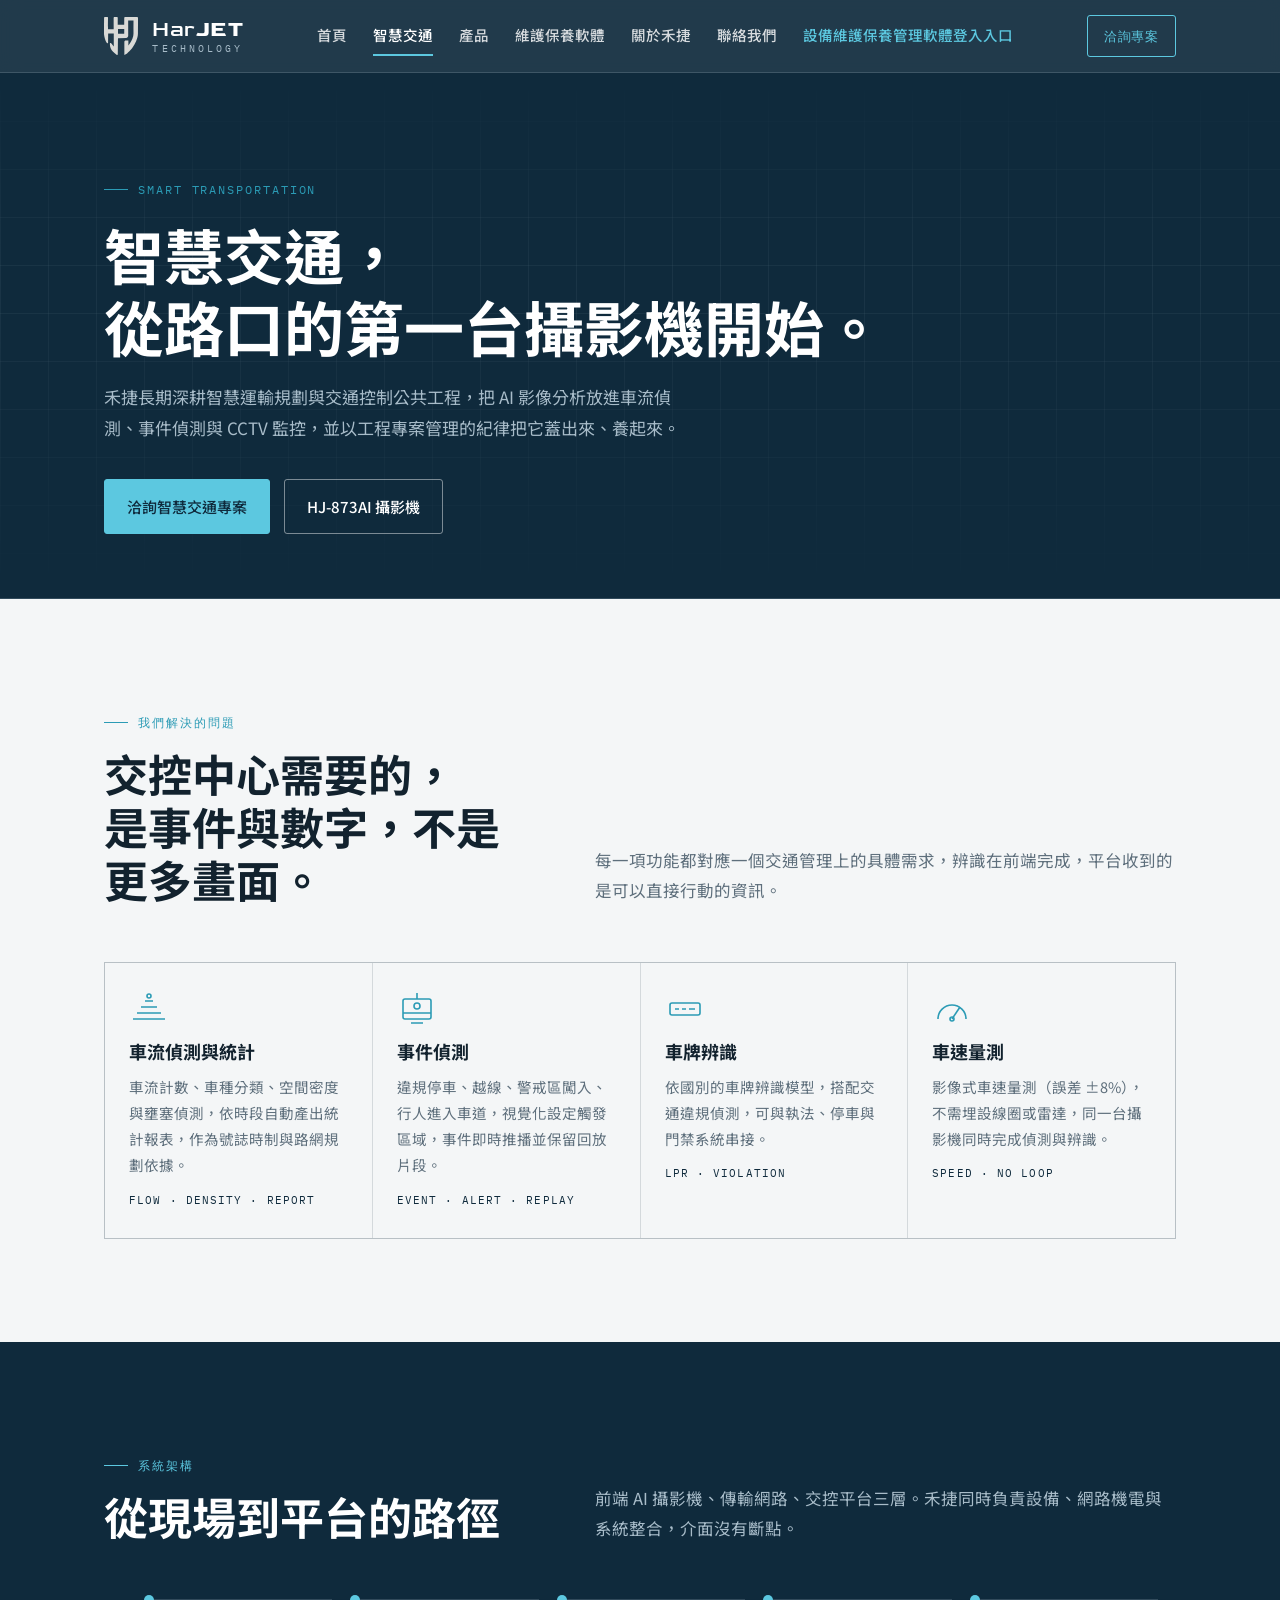
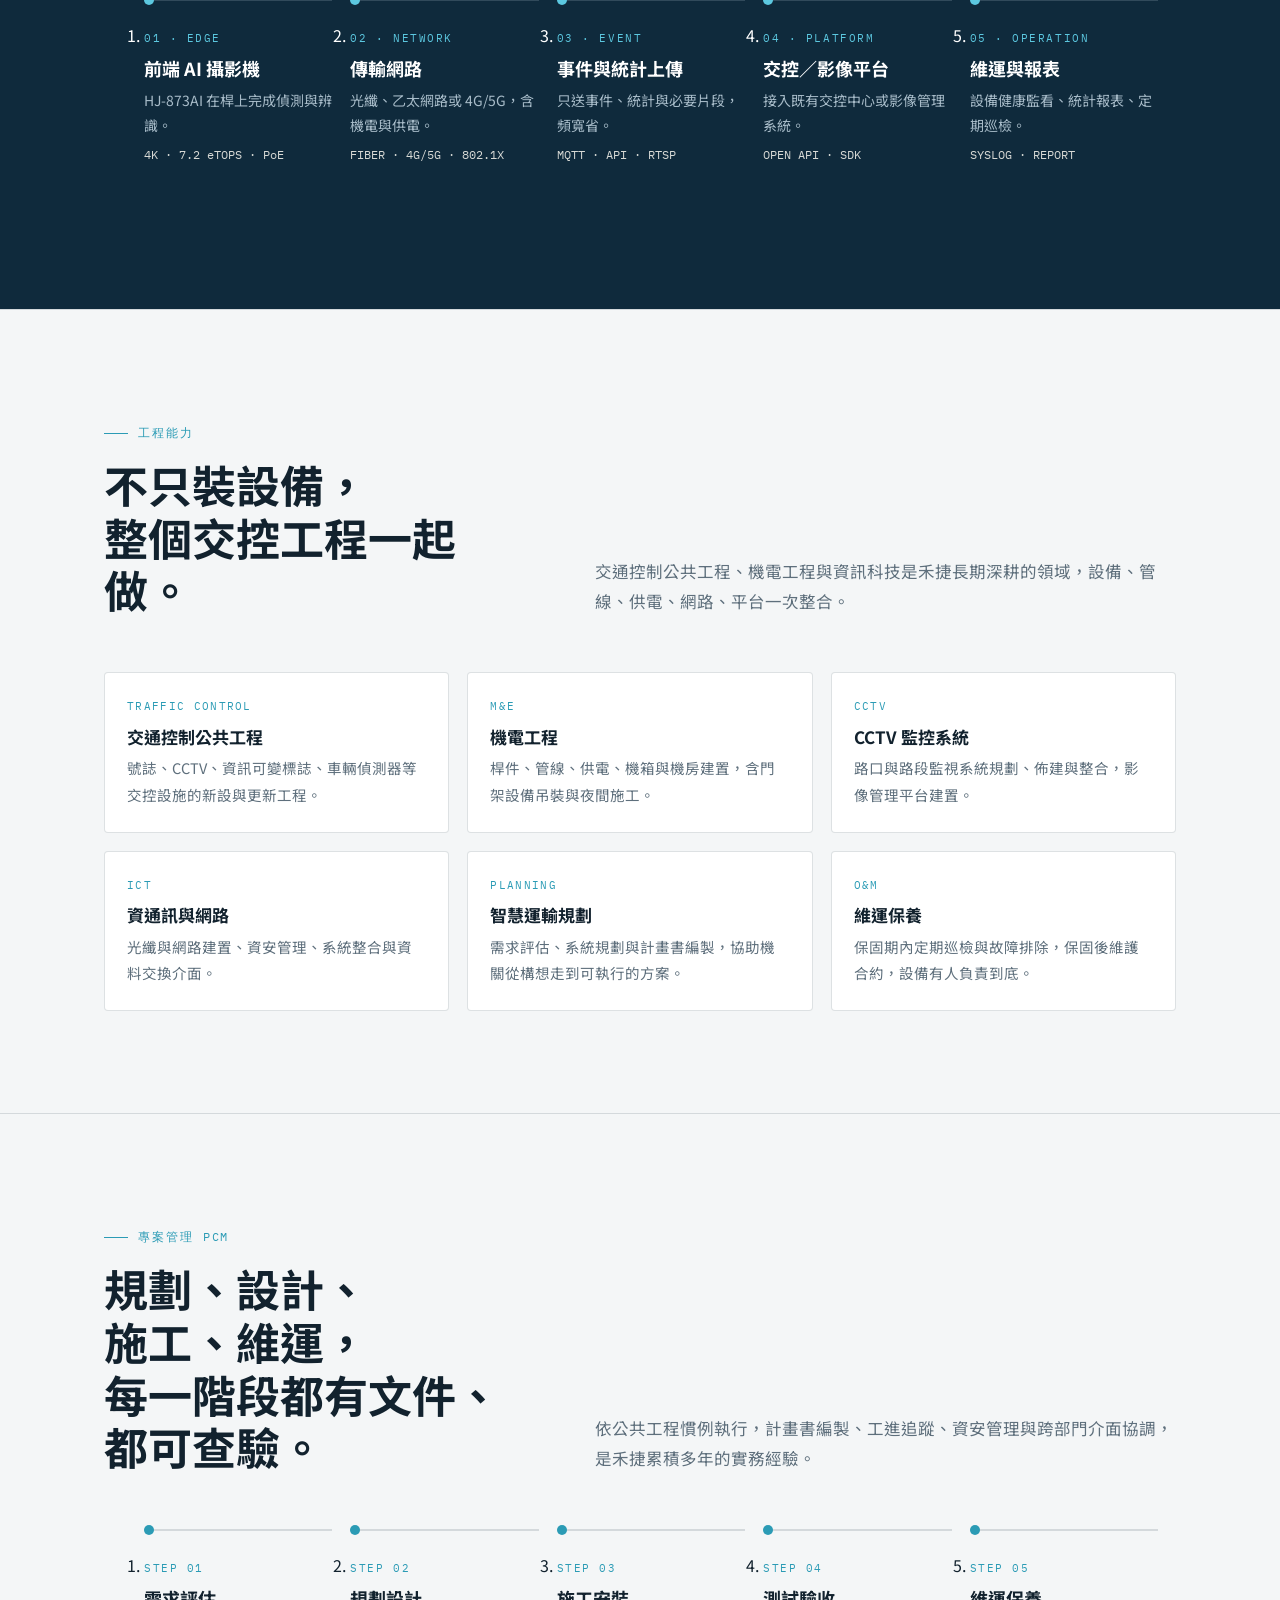
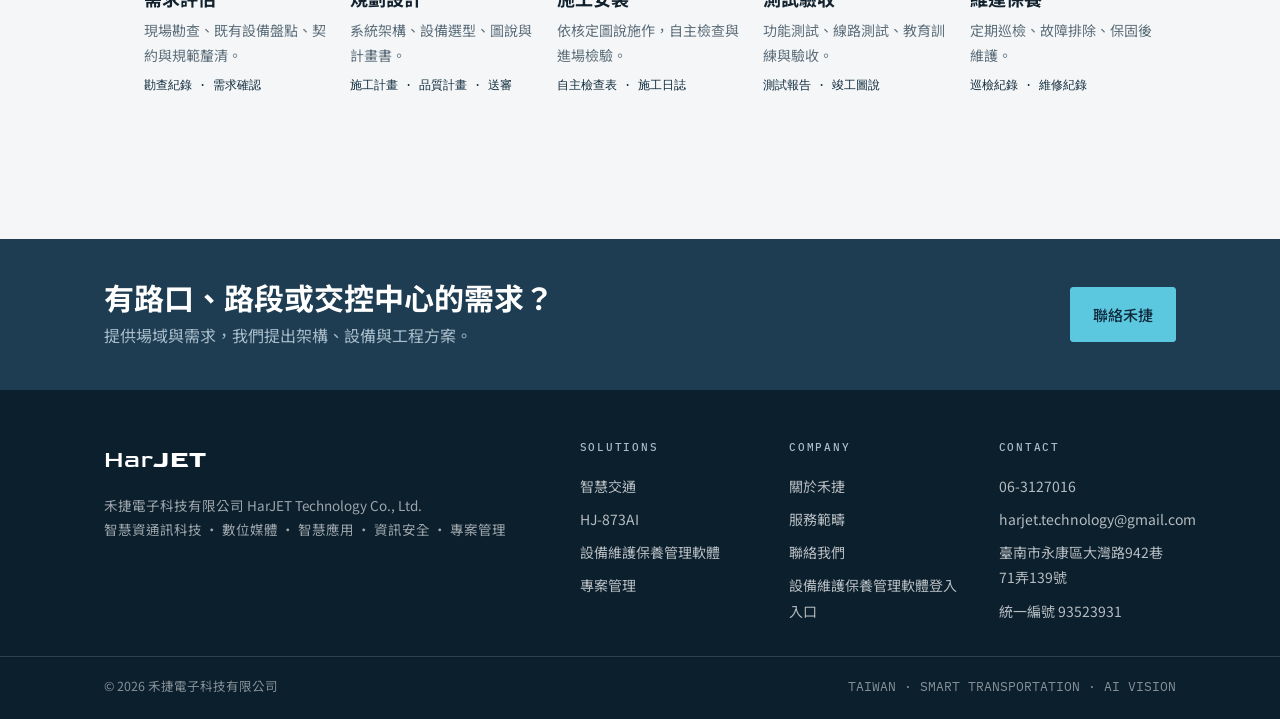
<file: traffic.html>
<!DOCTYPE html>
<html lang="zh-Hant-TW" class="no-js">
<head>
<meta charset="utf-8">
<meta name="viewport" content="width=device-width, initial-scale=1">
<title>智慧交通｜禾捷電子科技</title>
<meta name="description" content="禾捷電子科技智慧交通方案：AI 車流偵測、事件偵測、車牌辨識、違停與車速量測，結合交通控制公共工程、機電與 CCTV 監控，從規劃設計到施工維運。">
<link rel="canonical" href="https://harjet-technology.com/traffic.html">
<meta property="og:title" content="智慧交通｜禾捷電子科技">
<meta property="og:type" content="website">
<meta property="og:locale" content="zh_TW">
<link rel="preconnect" href="https://fonts.googleapis.com">
<link rel="preconnect" href="https://fonts.gstatic.com" crossorigin>
<link rel="stylesheet" href="https://fonts.googleapis.com/css2?family=Goldman:wght@400;700&family=Noto+Sans+TC:wght@400;500;700&family=IBM+Plex+Mono:wght@400;500&display=swap">
<link rel="icon" href="assets/logo-mark.svg" type="image/svg+xml">
<link rel="stylesheet" href="style.css?v=1151118d">
</head>
<body>

<header class="site-header" id="top">
  <div class="wrap">
    <a class="brand" href="index.html" aria-label="禾捷電子科技 首頁">
      <img class="brand-mark" src="assets/logo-mark-light.svg" alt="" width="35" height="38">
      <span class="brand-word"><span class="brand-en">Har<b>JET</b></span><span class="brand-sub">TECHNOLOGY</span></span>
      <span class="brand-zh">禾捷電子科技有限公司</span>
    </a>
    <nav class="nav" aria-label="主選單">
      <a href="index.html">首頁</a>
      <a href="traffic.html" aria-current="page">智慧交通</a>
      <a href="products.html">產品</a>
      <a href="maintenance.html">維護保養軟體</a>
      <a href="about.html">關於禾捷</a>
      <a href="about.html#contact">聯絡我們</a>
      <a class="nav-login" href="https://emm.harjet.dscloud.me/" rel="nofollow noopener">設備維護保養管理軟體登入入口</a>
    </nav>
    <a class="nav-cta" href="about.html#contact">洽詢專案</a>
    <button class="menu-btn" type="button" aria-expanded="false">MENU</button>
  </div>
</header>

<section class="page-hero">
  <div class="grid-bg" aria-hidden="true"></div>
  <div class="wrap">
    <span class="eyebrow">Smart Transportation</span>
    <h1>智慧交通，<br>從路口的第一台攝影機開始。</h1>
    <p class="lede">禾捷長期深耕智慧運輸規劃與交通控制公共工程，把 AI 影像分析放進車流偵測、事件偵測與 CCTV 監控，並以工程專案管理的紀律把它蓋出來、養起來。</p>
    <div class="hero-actions">
      <a class="btn btn-primary" href="about.html#contact">洽詢智慧交通專案</a>
      <a class="btn btn-outline" href="products.html">HJ-873AI 攝影機</a>
    </div>
  </div>
</section>

<section class="section">
  <div class="wrap">
    <div class="section-head reveal">
      <div>
        <span class="eyebrow">我們解決的問題</span>
        <h2>交控中心需要的，<br>是事件與數字，不是更多畫面。</h2>
      </div>
      <p class="intro">每一項功能都對應一個交通管理上的具體需求，辨識在前端完成，平台收到的是可以直接行動的資訊。</p>
    </div>
    <div class="caps">
      <article class="cap reveal">
        <div class="ico"><svg viewBox="0 0 40 40" fill="none" stroke="currentColor" stroke-width="1.6"><path d="M4 30 L36 30 M8 24 L32 24 M12 18 L28 18 M16 12 L24 12"/><circle cx="20" cy="7" r="2"/></svg></div>
        <h3>車流偵測與統計</h3>
        <p>車流計數、車種分類、空間密度與壅塞偵測，依時段自動產出統計報表，作為號誌時制與路網規劃依據。</p>
        <span class="tag">FLOW · DENSITY · REPORT</span>
      </article>
      <article class="cap reveal">
        <div class="ico"><svg viewBox="0 0 40 40" fill="none" stroke="currentColor" stroke-width="1.6"><rect x="6" y="10" width="28" height="20" rx="2"/><path d="M6 24 L34 24 M20 4 L20 10 M14 34 L26 34"/><circle cx="20" cy="17" r="3"/></svg></div>
        <h3>事件偵測</h3>
        <p>違規停車、越線、警戒區闖入、行人進入車道，視覺化設定觸發區域，事件即時推播並保留回放片段。</p>
        <span class="tag">EVENT · ALERT · REPLAY</span>
      </article>
      <article class="cap reveal">
        <div class="ico"><svg viewBox="0 0 40 40" fill="none" stroke="currentColor" stroke-width="1.6"><rect x="5" y="14" width="30" height="12" rx="2"/><path d="M10 20 L14 20 M17 20 L21 20 M24 20 L30 20"/></svg></div>
        <h3>車牌辨識</h3>
        <p>依國別的車牌辨識模型，搭配交通違規偵測，可與執法、停車與門禁系統串接。</p>
        <span class="tag">LPR · VIOLATION</span>
      </article>
      <article class="cap reveal">
        <div class="ico"><svg viewBox="0 0 40 40" fill="none" stroke="currentColor" stroke-width="1.6"><path d="M6 30 A14 14 0 0 1 34 30"/><path d="M20 30 L28 18"/><circle cx="20" cy="30" r="2"/></svg></div>
        <h3>車速量測</h3>
        <p>影像式車速量測（誤差 ±8%），不需埋設線圈或雷達，同一台攝影機同時完成偵測與辨識。</p>
        <span class="tag">SPEED · NO LOOP</span>
      </article>
    </div>
  </div>
</section>

<section class="section dark">
  <div class="wrap">
    <div class="section-head reveal">
      <div>
        <span class="eyebrow">系統架構</span>
        <h2>從現場到平台的路徑</h2>
      </div>
      <p class="intro">前端 AI 攝影機、傳輸網路、交控平台三層。禾捷同時負責設備、網路機電與系統整合，介面沒有斷點。</p>
    </div>
    <ol class="flow reveal">
      <li class="step"><span class="n">01 · EDGE</span><h3>前端 AI 攝影機</h3><p>HJ-873AI 在桿上完成偵測與辨識。</p><span class="out">4K · 7.2 eTOPS · PoE</span></li>
      <li class="step"><span class="n">02 · NETWORK</span><h3>傳輸網路</h3><p>光纖、乙太網路或 4G/5G，含機電與供電。</p><span class="out">FIBER · 4G/5G · 802.1X</span></li>
      <li class="step"><span class="n">03 · EVENT</span><h3>事件與統計上傳</h3><p>只送事件、統計與必要片段，頻寬省。</p><span class="out">MQTT · API · RTSP</span></li>
      <li class="step"><span class="n">04 · PLATFORM</span><h3>交控／影像平台</h3><p>接入既有交控中心或影像管理系統。</p><span class="out">OPEN API · SDK</span></li>
      <li class="step"><span class="n">05 · OPERATION</span><h3>維運與報表</h3><p>設備健康監看、統計報表、定期巡檢。</p><span class="out">SYSLOG · REPORT</span></li>
    </ol>
  </div>
</section>

<section class="section">
  <div class="wrap">
    <div class="section-head reveal">
      <div>
        <span class="eyebrow">工程能力</span>
        <h2>不只裝設備，<br>整個交控工程一起做。</h2>
      </div>
      <p class="intro">交通控制公共工程、機電工程與資訊科技是禾捷長期深耕的領域，設備、管線、供電、網路、平台一次整合。</p>
    </div>
    <div class="features">
      <article class="feature reveal"><span class="n">TRAFFIC CONTROL</span><h3>交通控制公共工程</h3><p>號誌、CCTV、資訊可變標誌、車輛偵測器等交控設施的新設與更新工程。</p></article>
      <article class="feature reveal"><span class="n">M&amp;E</span><h3>機電工程</h3><p>桿件、管線、供電、機箱與機房建置，含門架設備吊裝與夜間施工。</p></article>
      <article class="feature reveal"><span class="n">CCTV</span><h3>CCTV 監控系統</h3><p>路口與路段監視系統規劃、佈建與整合，影像管理平台建置。</p></article>
      <article class="feature reveal"><span class="n">ICT</span><h3>資通訊與網路</h3><p>光纖與網路建置、資安管理、系統整合與資料交換介面。</p></article>
      <article class="feature reveal"><span class="n">PLANNING</span><h3>智慧運輸規劃</h3><p>需求評估、系統規劃與計畫書編製，協助機關從構想走到可執行的方案。</p></article>
      <article class="feature reveal"><span class="n">O&amp;M</span><h3>維運保養</h3><p>保固期內定期巡檢與故障排除，保固後維護合約，設備有人負責到底。</p></article>
    </div>
  </div>
</section>

<section class="section">
  <div class="wrap">
    <div class="section-head reveal">
      <div>
        <span class="eyebrow">專案管理 PCM</span>
        <h2>規劃、設計、施工、維運，<br>每一階段都有文件、都可查驗。</h2>
      </div>
      <p class="intro">依公共工程慣例執行，計畫書編製、工進追蹤、資安管理與跨部門介面協調，是禾捷累積多年的實務經驗。</p>
    </div>
    <ol class="flow reveal">
      <li class="step"><span class="n">STEP 01</span><h3>需求評估</h3><p>現場勘查、既有設備盤點、契約與規範釐清。</p><span class="out">勘查紀錄 · 需求確認</span></li>
      <li class="step"><span class="n">STEP 02</span><h3>規劃設計</h3><p>系統架構、設備選型、圖說與計畫書。</p><span class="out">施工計畫 · 品質計畫 · 送審</span></li>
      <li class="step"><span class="n">STEP 03</span><h3>施工安裝</h3><p>依核定圖說施作，自主檢查與進場檢驗。</p><span class="out">自主檢查表 · 施工日誌</span></li>
      <li class="step"><span class="n">STEP 04</span><h3>測試驗收</h3><p>功能測試、線路測試、教育訓練與驗收。</p><span class="out">測試報告 · 竣工圖說</span></li>
      <li class="step"><span class="n">STEP 05</span><h3>維運保養</h3><p>定期巡檢、故障排除、保固後維護。</p><span class="out">巡檢紀錄 · 維修紀錄</span></li>
    </ol>
  </div>
</section>

<section class="cta-band">
  <div class="wrap">
    <div>
      <h2>有路口、路段或交控中心的需求？</h2>
      <p>提供場域與需求，我們提出架構、設備與工程方案。</p>
    </div>
    <a class="btn btn-primary" href="about.html#contact">聯絡禾捷</a>
  </div>
</section>

<footer class="site-footer">
  <div class="wrap">
    <div>
      <span class="brand-en">Har<b>JET</b></span>
      <p class="about">禾捷電子科技有限公司 HarJET Technology Co., Ltd.<br>智慧資通訊科技 · 數位媒體 · 智慧應用 · 資訊安全 · 專案管理</p>
    </div>
    <div><h4>SOLUTIONS</h4><ul><li><a href="traffic.html">智慧交通</a></li><li><a href="products.html">HJ-873AI</a></li><li><a href="maintenance.html">設備維護保養管理軟體</a></li><li><a href="about.html#pcm">專案管理</a></li></ul></div>
    <div><h4>COMPANY</h4><ul><li><a href="about.html">關於禾捷</a></li><li><a href="about.html#domains">服務範疇</a></li><li><a href="about.html#contact">聯絡我們</a></li><li><a href="https://emm.harjet.dscloud.me/" rel="nofollow noopener">設備維護保養管理軟體登入入口</a></li></ul></div>
    <div><h4>CONTACT</h4><ul><li><a href="tel:+88663127016">06-3127016</a></li><li><a href="mailto:harjet.technology@gmail.com">harjet.technology@gmail.com</a></li><li>臺南市永康區大灣路942巷71弄139號</li><li>統一編號 93523931</li></ul></div>
  </div>
  <div class="bottom"><div class="wrap"><span>© <span id="yr">2026</span> 禾捷電子科技有限公司</span><span class="mono">TAIWAN · SMART TRANSPORTATION · AI VISION</span></div></div>
</footer>

<script src="main.js?v=1151118d"></script>
</body>
</html>
</file>
<file: style.css>
/* HarJET 禾捷電子科技 — site styles
   Palette from VI: navy / deep blue / steel / light. Signal cyan reserved for AI detection cues. */
:root {
  --navy: #0F2A3C;
  --navy-2: #143549;
  --blue: #1F3D52;
  --steel: #A8BCC9;
  --light: #D8DAD6;
  --paper: #F4F6F7;
  --white: #FFFFFF;
  --ink: #12222E;
  --muted: #5E6F7C;
  --signal: #5CC8E0;
  --signal-deep: #2B9BB5;
  --line: rgba(15, 42, 60, 0.14);
  --line-dark: rgba(168, 188, 201, 0.22);
  --display: "Goldman", "Noto Sans TC", sans-serif;
  --sans: "Noto Sans TC", "Microsoft JhengHei", "PingFang TC", system-ui, sans-serif;
  --mono: "IBM Plex Mono", Consolas, monospace;
  --max: clamp(1200px, 78vw, 1920px);
  --gutter: clamp(20px, 5vw, 64px);
  color-scheme: light;
}
* { box-sizing: border-box; }
html { scroll-behavior: smooth; }
@media (prefers-reduced-motion: reduce) { html { scroll-behavior: auto; } }
body {
  margin: 0; background: var(--paper); color: var(--ink);
  font-family: var(--sans); font-size: 16px; line-height: 1.8;
  -webkit-font-smoothing: antialiased;
}
a { color: inherit; text-decoration: none; }
a:focus-visible, button:focus-visible { outline: 2px solid var(--signal); outline-offset: 3px; }
img { max-width: 100%; display: block; }
h1, h2, h3 { margin: 0; line-height: 1.2; text-wrap: balance; font-weight: 700; }
p { margin: 0; }
ul { margin: 0; padding: 0; list-style: none; }
.wrap { max-width: var(--max); margin: 0 auto; padding-left: var(--gutter); padding-right: var(--gutter); }
.en { font-family: var(--display); letter-spacing: 0.02em; }
.mono { font-family: var(--mono); }
.eyebrow {
  font-family: var(--mono); font-size: 12px; letter-spacing: 0.16em; text-transform: uppercase;
  color: var(--signal-deep); display: inline-flex; align-items: center; gap: 10px;
}
.eyebrow::before { content: ""; width: 24px; height: 1px; background: currentColor; }
.dark .eyebrow { color: var(--signal); }
.section { padding: clamp(64px, 8vw, 112px) 0; }
.section + .section { border-top: 1px solid var(--line); }
.dark { background: var(--navy); color: var(--white); }
.dark .section + .section { border-top-color: var(--line-dark); }
.section-head { display: grid; grid-template-columns: minmax(0, 5fr) minmax(0, 7fr); gap: 20px clamp(32px, 6vw, 80px); align-items: end; margin-bottom: clamp(36px, 5vw, 56px); }
.section-head h2 { font-size: clamp(28px, 3.6vw, 44px); margin-top: 14px; }
.section-head .intro { color: var(--muted); max-width: 36em; font-size: 16.5px; }
.dark .section-head .intro { color: var(--steel); }
@media (max-width: 860px) { .section-head { grid-template-columns: 1fr; } }

/* buttons */
.btn {
  display: inline-flex; align-items: center; gap: 10px; padding: 13px 22px; border-radius: 3px;
  font-weight: 500; font-size: 15px; border: 1px solid transparent; transition: background .2s, color .2s, border-color .2s, transform .15s;
}
.btn svg { width: 16px; height: 16px; flex: none; }
.btn-primary { background: var(--signal); color: var(--navy); border-color: var(--signal); }
.btn-primary:hover { background: #7BD6EA; border-color: #7BD6EA; }
.btn-outline { background: transparent; color: var(--white); border-color: rgba(255,255,255,.45); }
.btn-outline:hover { border-color: var(--white); background: rgba(255,255,255,.06); }
.btn-ink { background: var(--navy); color: var(--white); border-color: var(--navy); }
.btn-ink:hover { background: var(--blue); border-color: var(--blue); }
.btn-ghost { background: transparent; color: var(--navy); border-color: var(--navy); }
.btn-ghost:hover { background: rgba(15,42,60,.06); }

/* header */
.site-header {
  position: sticky; top: 0; z-index: 60; background: rgba(15, 42, 60, 0.92); color: var(--white);
  backdrop-filter: blur(10px); border-bottom: 1px solid var(--line-dark);
}
.site-header .wrap { display: flex; align-items: center; justify-content: space-between; height: 72px; gap: 24px; }
.brand { display: flex; align-items: center; gap: 14px; flex: none; }
.brand-mark { width: auto; height: 38px; flex: none; }  /* 正式 Logo 比例 75.295:82.957，勿鎖死方形 */
.brand-word { display: flex; flex-direction: column; line-height: 1; }
.brand-en { font-family: var(--display); font-size: 21px; letter-spacing: 0.02em; }
.brand-en b { font-weight: 700; }
.brand-sub { font-family: var(--mono); font-size: 9.5px; letter-spacing: 0.32em; color: var(--steel); margin-top: 4px; }
.brand-zh { font-size: 13.5px; font-weight: 500; color: var(--steel); padding-left: 14px; margin-left: 14px; border-left: 1px solid var(--line-dark); white-space: nowrap; }
.nav { display: flex; gap: 26px; font-size: 14.5px; font-weight: 500; }
.nav a { padding: 6px 0; border-bottom: 2px solid transparent; transition: border-color .2s, color .2s; color: rgba(255,255,255,.82); }
.nav a:hover, .nav a[aria-current="page"] { color: var(--white); border-bottom-color: var(--signal); }
.nav a { white-space: nowrap; }
@media (max-width: 1759px) { .brand-zh { display: none; } }  /* 主選單加了登入入口，中等寬度時收起中文公司名讓出空間 */
.nav-cta { font-family: var(--mono); font-size: 12.5px; letter-spacing: .06em; padding: 9px 16px; border: 1px solid var(--signal); color: var(--signal); border-radius: 3px; transition: background .2s, color .2s; white-space: nowrap; }
.nav-cta:hover { background: var(--signal); color: var(--navy); }
.menu-btn { display: none; background: none; border: 1px solid var(--line-dark); border-radius: 3px; padding: 8px 10px; font-family: var(--mono); font-size: 12px; cursor: pointer; color: var(--white); }
@media (max-width: 1180px) {
  .brand-zh { display: none; }
  .nav, .nav-cta { display: none; }
  .menu-btn { display: inline-block; }
  .site-header.open .nav { display: flex; flex-direction: column; gap: 0; position: absolute; left: 0; right: 0; top: 72px; background: var(--navy); border-bottom: 1px solid var(--line-dark); padding: 8px var(--gutter) 16px; }
  .site-header.open .nav a { padding: 13px 0; border-bottom: 1px solid var(--line-dark); }
}

/* hero (home) */
.hero { position: relative; background: var(--navy); color: var(--white); overflow: hidden; border-bottom: 1px solid var(--line-dark); }
.hero canvas { position: absolute; inset: 0; width: 100%; height: 100%; display: block; }
.hero .wrap { position: relative; z-index: 2; min-height: min(78vh, 720px); display: grid; align-content: center; padding-top: clamp(64px, 10vw, 120px); padding-bottom: clamp(56px, 8vw, 96px); }
.hero h1 { font-size: clamp(38px, 6vw, 76px); margin-top: 22px; max-width: 12em; }
.hero h1 .en { display: block; font-size: 0.42em; color: var(--signal); letter-spacing: 0.08em; margin-top: 12px; font-weight: 400; }
.hero .lede { margin-top: 26px; max-width: 30em; font-size: 17.5px; color: var(--steel); }
.hero-actions { display: flex; flex-wrap: wrap; gap: 14px; margin-top: 36px; }
.hero-fade { position: absolute; inset: 0; z-index: 1; background: linear-gradient(90deg, rgba(15,42,60,.92) 0%, rgba(15,42,60,.72) 42%, rgba(15,42,60,.15) 100%); pointer-events: none; }
@media (max-width: 860px) { .hero-fade { background: linear-gradient(180deg, rgba(15,42,60,.55) 0%, rgba(15,42,60,.88) 70%); } }

/* facts strip */
.facts { background: var(--navy-2); color: var(--white); border-bottom: 1px solid var(--line-dark); }
.facts .wrap { display: grid; grid-template-columns: repeat(4, minmax(0, 1fr)); gap: 0; }
.facts .f { padding: 22px 24px 22px 0; border-right: 1px solid var(--line-dark); margin-right: 24px; }
.facts .f:last-child { border-right: 0; margin-right: 0; }
.facts .k { font-family: var(--mono); font-size: 11px; letter-spacing: .16em; color: var(--steel); }
.facts .v { font-family: var(--display); font-size: 22px; margin-top: 6px; }
.facts .v small { font-family: var(--sans); font-size: 14px; color: var(--steel); margin-left: 6px; font-weight: 400; }
@media (max-width: 860px) { .facts .wrap { grid-template-columns: repeat(2, minmax(0, 1fr)); } .facts .f:nth-child(2) { border-right: 0; margin-right: 0; } }

/* entry cards */
.entries { display: grid; grid-template-columns: repeat(3, minmax(0, 1fr)); gap: 20px; }
.entry { position: relative; display: flex; flex-direction: column; gap: 14px; padding: 30px 28px 32px; background: var(--white); border: 1px solid var(--line); border-radius: 4px; transition: transform .25s, box-shadow .25s, border-color .25s; min-height: 100%; }
.entry:hover { transform: translateY(-4px); box-shadow: 0 18px 40px -24px rgba(15,42,60,.5); border-color: var(--steel); }
.entry .code { font-family: var(--mono); font-size: 11.5px; letter-spacing: .14em; color: var(--signal-deep); }
.entry h3 { font-size: 22px; }
.entry p { color: var(--muted); font-size: 15px; flex: 1; }
.entry .go { font-family: var(--mono); font-size: 12.5px; letter-spacing: .08em; color: var(--navy); display: inline-flex; align-items: center; gap: 8px; }
.entry .go svg { width: 14px; height: 14px; transition: transform .2s; }
.entry:hover .go svg { transform: translateX(4px); }
.entry.primary { background: var(--navy); color: var(--white); border-color: var(--navy); }
.entry.primary p { color: var(--steel); }
.entry.primary .go { color: var(--signal); }
.entry.primary .code { color: var(--signal); }
@media (max-width: 900px) { .entries { grid-template-columns: 1fr; } }

/* capability grid */
.caps { display: grid; grid-template-columns: repeat(4, minmax(0, 1fr)); gap: 1px; background: var(--line); border: 1px solid var(--line); }
.cap { background: var(--paper); padding: 26px 24px 28px; display: flex; flex-direction: column; gap: 12px; }
.cap .ico { width: 40px; height: 40px; color: var(--signal-deep); }
.cap .ico svg { width: 100%; height: 100%; }
.cap h3 { font-size: 18px; }
.cap p { color: var(--muted); font-size: 14.5px; }
.cap .tag { font-family: var(--mono); font-size: 11px; letter-spacing: .1em; color: var(--navy); }
@media (max-width: 960px) { .caps { grid-template-columns: repeat(2, minmax(0, 1fr)); } }
@media (max-width: 560px) { .caps { grid-template-columns: 1fr; } }

/* product teaser / product hero */
.product-band { display: grid; grid-template-columns: minmax(0, 6fr) minmax(0, 6fr); gap: clamp(32px, 6vw, 80px); align-items: center; }
.product-card { background: var(--white); border-radius: 6px; padding: 28px; position: relative; overflow: hidden; }
.product-card::after { content: ""; position: absolute; inset: auto 0 0 0; height: 4px; background: linear-gradient(90deg, var(--signal), transparent); }
.product-card img { width: 100%; height: auto; }
.product-card .lbl { position: absolute; top: 14px; left: 16px; font-family: var(--mono); font-size: 11px; letter-spacing: .14em; color: var(--muted); }
.product-name { font-family: var(--display); font-size: clamp(36px, 5vw, 64px); letter-spacing: 0.02em; line-height: 1; }
.product-name small { display: block; font-family: var(--sans); font-size: 18px; letter-spacing: 0; color: var(--steel); margin-top: 12px; font-weight: 400; }
.chips { display: flex; flex-wrap: wrap; gap: 8px; margin-top: 22px; }
.chip { font-family: var(--mono); font-size: 12px; padding: 6px 10px; border: 1px solid var(--line-dark); border-radius: 3px; color: var(--white); }
.chip b { color: var(--signal); font-weight: 500; }
@media (max-width: 900px) { .product-band { grid-template-columns: 1fr; } }

/* key spec tiles */
.tiles { display: grid; grid-template-columns: repeat(5, minmax(0, 1fr)); gap: 1px; background: var(--line-dark); border: 1px solid var(--line-dark); margin-top: 40px; }
.tile { background: var(--navy); padding: 20px 18px; }
.tile .v { font-family: var(--display); font-size: 22px; color: var(--white); }
.tile .k { font-family: var(--mono); font-size: 11px; letter-spacing: .12em; color: var(--steel); margin-top: 6px; }
@media (max-width: 900px) { .tiles { grid-template-columns: repeat(3, minmax(0, 1fr)); } }
@media (max-width: 560px) { .tiles { grid-template-columns: repeat(2, minmax(0, 1fr)); } }

/* feature list */
.features { display: grid; grid-template-columns: repeat(3, minmax(0, 1fr)); gap: 18px; }
.feature { background: var(--white); border: 1px solid var(--line); border-radius: 4px; padding: 24px 22px; }
.feature h3 { font-size: 17px; margin-bottom: 8px; }
.feature p { color: var(--muted); font-size: 14.5px; }
.feature .n { font-family: var(--mono); font-size: 11px; letter-spacing: .12em; color: var(--signal-deep); margin-bottom: 10px; display: block; }
@media (max-width: 900px) { .features { grid-template-columns: 1fr; } }

/* AI function list */
.fnlist { display: grid; grid-template-columns: repeat(3, minmax(0, 1fr)); gap: 0 32px; border-top: 1px solid var(--line); }
.fnlist li { display: flex; gap: 14px; align-items: baseline; padding: 14px 0; border-bottom: 1px solid var(--line); font-size: 15.5px; }
.fnlist li::before { content: "▸"; color: var(--signal-deep); font-size: 12px; }
.fnlist li small { color: var(--muted); font-size: 13px; margin-left: auto; font-family: var(--mono); }
@media (max-width: 900px) { .fnlist { grid-template-columns: 1fr; } }

/* spec table */
.spec-groups { display: grid; grid-template-columns: repeat(2, minmax(0, 1fr)); gap: 32px 48px; }
.spec-group h3 { font-family: var(--mono); font-size: 12px; letter-spacing: .16em; text-transform: uppercase; color: var(--signal-deep); padding-bottom: 10px; border-bottom: 1px solid var(--ink); margin-bottom: 2px; }
.spec-group dl { margin: 0; display: grid; grid-template-columns: 120px 1fr; }
.spec-group dt, .spec-group dd { margin: 0; padding: 10px 0; border-bottom: 1px solid var(--line); font-size: 14.5px; }
.spec-group dt { color: var(--muted); font-family: var(--mono); font-size: 12.5px; padding-right: 12px; }
.spec-group dd { font-variant-numeric: tabular-nums; }
@media (max-width: 800px) { .spec-groups { grid-template-columns: 1fr; } }

/* scenarios */
.scenes { display: grid; grid-template-columns: repeat(3, minmax(0, 1fr)); gap: 20px; }
.scene { background: var(--navy-2); border: 1px solid var(--line-dark); border-radius: 4px; padding: 26px 24px; color: var(--white); }
.scene .code { font-family: var(--mono); font-size: 11px; letter-spacing: .14em; color: var(--signal); }
.scene h3 { font-size: 20px; margin-top: 8px; }
.scene p { color: var(--steel); font-size: 14.5px; margin-top: 10px; }
.scene ul { margin-top: 14px; display: flex; flex-wrap: wrap; gap: 6px; }
.scene ul li { font-family: var(--mono); font-size: 11.5px; padding: 4px 8px; border: 1px solid var(--line-dark); border-radius: 3px; color: var(--light); }
@media (max-width: 900px) { .scenes { grid-template-columns: 1fr; } }

/* flow diagram */
.flow { display: grid; grid-template-columns: repeat(5, minmax(0, 1fr)); gap: 0; position: relative; }
.flow .step { position: relative; padding: 22px 18px 24px 0; }
.flow .step::before { content: ""; position: absolute; left: 0; top: 0; width: calc(100% - 18px); height: 2px; background: var(--line); }
.flow .step::after { content: ""; position: absolute; left: 0; top: -4px; width: 10px; height: 10px; border-radius: 50%; background: var(--signal-deep); }
.dark .flow .step::before { background: var(--line-dark); }
.dark .flow .step::after { background: var(--signal); }
.flow .n { font-family: var(--mono); font-size: 11px; letter-spacing: .14em; color: var(--signal-deep); }
.dark .flow .n { color: var(--signal); }
.flow h3 { font-size: 18px; margin-top: 8px; }
.flow p { font-size: 14px; color: var(--muted); margin-top: 8px; }
.dark .flow p { color: var(--steel); }
.flow .out { font-family: var(--mono); font-size: 11.5px; margin-top: 12px; color: var(--navy); }
.dark .flow .out { color: var(--light); }
@media (max-width: 960px) { .flow { grid-template-columns: repeat(2, minmax(0, 1fr)); gap: 12px 24px; } }
@media (max-width: 560px) { .flow { grid-template-columns: 1fr; } }

/* about */
.about-grid { display: grid; grid-template-columns: minmax(0, 7fr) minmax(0, 5fr); gap: clamp(32px, 6vw, 80px); }
.about-copy { font-size: 16.5px; max-width: 36em; }
.about-copy p + p { margin-top: 18px; }
.about-side { display: grid; gap: clamp(28px, 4vw, 40px); align-content: start; }
.team-photo { margin: 0; }  /* 蓋掉 figure 預設的 1em 40px */
.team-photo img {
  width: 100%; height: auto;
  /* 柔邊：兩道漸層遮罩取交集，四邊淡出到頁面底色。左右淡出幅度較小，避免吃到邊緣的人 */
  --feather-x: linear-gradient(90deg, transparent 0, #000 7%, #000 93%, transparent 100%);
  --feather-y: linear-gradient(180deg, transparent 0, #000 9%, #000 90%, transparent 100%);
  -webkit-mask-image: var(--feather-x), var(--feather-y);
  -webkit-mask-composite: source-in;          /* 舊版 Safari */
  mask-image: var(--feather-x), var(--feather-y);
  mask-composite: intersect;
  mask-repeat: no-repeat;
}
.team-photo figcaption {
  margin-top: 12px; font-family: var(--mono); font-size: 11.5px; letter-spacing: .14em;
  text-transform: uppercase; color: var(--muted);
}
.values { border-top: 1px solid var(--ink); }
.values li { padding: 20px 0; border-bottom: 1px solid var(--line); display: grid; grid-template-columns: 64px 1fr; gap: 16px; align-items: start; }
.values .k { font-family: var(--display); font-size: 30px; line-height: 1; color: var(--navy); }
.values .k small { display: block; font-family: var(--sans); font-size: 13px; color: var(--muted); margin-top: 6px; }
.values .v { color: var(--muted); font-size: 15px; }
.values .v b { color: var(--ink); font-weight: 600; display: block; margin-bottom: 2px; }
.domains { display: grid; grid-template-columns: repeat(5, minmax(0, 1fr)); gap: 1px; background: var(--line); border: 1px solid var(--line); }
.domain { background: var(--white); padding: 22px 18px; }
.domain .n { font-family: var(--mono); font-size: 11px; color: var(--signal-deep); letter-spacing: .12em; }
.domain h3 { font-size: 17px; margin-top: 8px; }
.domain p { font-size: 13.5px; color: var(--muted); margin-top: 6px; }
@media (max-width: 960px) { .domains { grid-template-columns: repeat(2, minmax(0, 1fr)); } .about-grid { grid-template-columns: 1fr; } }
@media (max-width: 560px) { .domains { grid-template-columns: 1fr; } }
.regions { display: flex; flex-wrap: wrap; gap: 10px; }
.regions li { font-family: var(--mono); font-size: 12.5px; padding: 8px 12px; border: 1px solid var(--line); border-radius: 3px; background: var(--white); }
.regions li.main { border-color: var(--navy); background: var(--navy); color: var(--white); }

/* contact */
.contact-grid { display: grid; grid-template-columns: minmax(0, 6fr) minmax(0, 6fr); gap: clamp(32px, 6vw, 80px); }
.contact h2 { font-size: clamp(28px, 3.6vw, 44px); margin-top: 14px; }
.contact .lede { color: var(--steel); margin-top: 18px; max-width: 32em; }
.contact-list { border-top: 1px solid var(--line-dark); }
.contact-list li { display: grid; grid-template-columns: 96px 1fr; gap: 16px; padding: 18px 0; border-bottom: 1px solid var(--line-dark); }
.contact-list .k { font-family: var(--mono); font-size: 12px; letter-spacing: .14em; color: var(--steel); padding-top: 4px; }
.contact-list .v { font-size: 16px; }
.contact-list .v a { border-bottom: 1px solid rgba(255,255,255,.35); }
.contact-list .v a:hover { border-bottom-color: var(--signal); }
.todo { font-family: var(--mono); font-size: 12px; color: var(--signal); }
@media (max-width: 860px) { .contact-grid { grid-template-columns: 1fr; } }

/* page hero (inner pages) */
.page-hero { background: var(--navy); color: var(--white); padding: clamp(56px, 8vw, 96px) 0 clamp(40px, 6vw, 64px); border-bottom: 1px solid var(--line-dark); position: relative; overflow: hidden; }
.page-hero h1 { font-size: clamp(34px, 5vw, 60px); margin-top: 18px; }
.page-hero .lede { color: var(--steel); margin-top: 20px; max-width: 34em; font-size: 17px; }
.page-hero .grid-bg { position: absolute; inset: 0; background-image: linear-gradient(var(--line-dark) 1px, transparent 1px), linear-gradient(90deg, var(--line-dark) 1px, transparent 1px); background-size: 48px 48px; opacity: .35; mask-image: linear-gradient(180deg, transparent, #000 40%, transparent); -webkit-mask-image: linear-gradient(180deg, transparent, #000 40%, transparent); pointer-events: none; }
.page-hero .wrap { position: relative; }

/* CTA band */
.cta-band { background: var(--blue); color: var(--white); }
.cta-band .wrap { display: flex; flex-wrap: wrap; align-items: center; justify-content: space-between; gap: 20px 32px; padding-top: 40px; padding-bottom: 40px; }
.cta-band h2 { font-size: clamp(22px, 2.6vw, 30px); }
.cta-band p { color: var(--steel); margin-top: 6px; }

/* footer */
.site-footer { background: #0B1F2D; color: rgba(255,255,255,.7); font-size: 14px; }
.site-footer .wrap { display: grid; grid-template-columns: minmax(0, 5fr) repeat(3, minmax(0, 2fr)); gap: 32px; padding-top: 48px; padding-bottom: 28px; }
.site-footer h4 { margin: 0 0 12px; font-family: var(--mono); font-size: 11px; letter-spacing: .16em; color: var(--steel); font-weight: 500; }
.site-footer li { padding: 4px 0; }
.site-footer a:hover { color: var(--signal); }
.site-footer .brand-en { font-size: 24px; color: var(--white); }
.site-footer .about { color: rgba(255,255,255,.6); font-size: 13.5px; margin-top: 12px; max-width: 30em; }
.site-footer .bottom { border-top: 1px solid var(--line-dark); }
.site-footer .bottom .wrap { display: flex; flex-wrap: wrap; justify-content: space-between; gap: 10px 24px; padding-top: 18px; padding-bottom: 22px; font-size: 12.5px; color: rgba(255,255,255,.5); }
@media (max-width: 860px) { .site-footer .wrap { grid-template-columns: 1fr 1fr; } }
@media (max-width: 520px) { .site-footer .wrap { grid-template-columns: 1fr; } }

/* reveal on scroll (content visible at rest; motion only) */
.reveal { transform: translateY(18px); transition: transform .7s cubic-bezier(.2,.7,.2,1), opacity .7s; opacity: .001; }
.reveal.in { transform: none; opacity: 1; }
@media (prefers-reduced-motion: reduce) { .reveal { transform: none; opacity: 1; transition: none; } }
.no-js .reveal { transform: none; opacity: 1; }

/* misc */
.note { font-family: var(--mono); font-size: 12px; color: var(--signal-deep); background: rgba(92,200,224,.12); border: 1px dashed var(--signal-deep); padding: 8px 12px; border-radius: 3px; display: inline-block; }
.table-wrap { overflow-x: auto; }
@media (max-width: 860px) { .facts .v small { display: block; margin-left: 0; margin-top: 2px; } .facts .v { font-size: 20px; } }

/* 設備維護保養管理軟體頁（maintenance.html）與首頁的預告 */
.nav a.nav-login { color: var(--signal); }
.sw-name { font-size: clamp(32px, 4.4vw, 54px); line-height: 1.18; letter-spacing: .01em; }
.sw-name small { display: block; font-size: 17px; font-weight: 400; color: var(--steel); margin-top: 14px; letter-spacing: .12em; }
.sw-hero-img { margin: 0; }
.sw-hero-img img { width: 100%; height: auto; }
.sw-demo { font-family: var(--mono); font-size: 11.5px; letter-spacing: .1em; color: var(--muted); margin-top: 18px; }
.dark .sw-demo, .page-hero .sw-demo { color: var(--steel); }
.sw-cols-2 { grid-template-columns: repeat(2, minmax(0, 1fr)); }
@media (max-width: 900px) { .sw-cols-2 { grid-template-columns: 1fr; } }
.sw-split { display: grid; grid-template-columns: minmax(0, 7fr) minmax(0, 5fr); gap: clamp(28px, 5vw, 64px); align-items: start; }
@media (max-width: 900px) { .sw-split { grid-template-columns: 1fr; } }
.sw-shot { margin: 0; }
.sw-shot img { width: 100%; height: auto; }
.sw-shot figcaption { margin-top: 12px; font-size: 13.5px; color: var(--muted); line-height: 1.6; }
.dark .sw-shot figcaption { color: var(--steel); }
.sw-phones { display: grid; grid-template-columns: repeat(5, minmax(0, 1fr)); gap: clamp(14px, 2.4vw, 28px); margin-top: 44px; }
@media (max-width: 900px) { .sw-phones { grid-template-columns: repeat(3, minmax(0, 1fr)); } }
@media (max-width: 560px) { .sw-phones { grid-template-columns: repeat(2, minmax(0, 1fr)); } }
.sw-pair { display: grid; grid-template-columns: repeat(2, minmax(0, 1fr)); gap: clamp(20px, 3vw, 36px); align-items: start; }
.sw-pair-wide { grid-template-columns: minmax(0, 8fr) minmax(0, 4fr); }
@media (max-width: 900px) { .sw-pair, .sw-pair-wide { grid-template-columns: 1fr; } }
.sw-steps { margin: 0; padding: 0; list-style: none; counter-reset: sw; border-top: 1px solid var(--line); }
.sw-steps li { counter-increment: sw; position: relative; padding: 16px 0 16px 46px; border-bottom: 1px solid var(--line); font-size: 14.5px; color: var(--muted); }
.sw-steps li::before { content: counter(sw, decimal-leading-zero); position: absolute; left: 0; top: 19px; font-family: var(--mono); font-size: 12px; letter-spacing: .1em; color: var(--signal-deep); }
.sw-steps li b { display: block; font-size: 16.5px; color: var(--ink); font-weight: 700; margin-bottom: 2px; }
.dark .sw-steps { border-top-color: var(--line-dark); }
.dark .sw-steps li { border-bottom-color: var(--line-dark); color: var(--steel); }
.dark .sw-steps li::before { color: var(--signal); }
.dark .sw-steps li b { color: var(--white); }
.sw-tree { margin: 0; background: var(--navy); color: var(--light); font-family: var(--mono); font-size: 13px; line-height: 1.8; padding: 24px 26px; border-radius: 4px; overflow-x: auto; }
.sw-tree i { font-style: normal; font-family: var(--sans); font-size: 12.5px; color: var(--steel); }
.sw-tree b { font-weight: 500; padding: 1px 6px; border-radius: 3px; font-family: var(--sans); font-size: 12.5px; }
.sw-tree .t-wait { background: #FBE9C6; color: #7A4F00; }
.sw-tree .t-done { background: #D5EEDD; color: #1E6B3C; }
.sw-tree .t-back { background: #F6D6D2; color: #A3271B; }
.scene.sw-top { border-color: var(--signal); }
.scene.sw-top h3 { color: var(--signal); }
.tile .v { line-height: 1.3; }
@media (max-width: 560px) { .sw-tree { font-size: 11px; padding: 18px 14px; } .sw-tree i, .sw-tree b { font-size: 11px; } }

/* 可滑動的圖片＋影片（首頁的軟體預告）：左右滑、按箭頭、點下面的圓點都可以 */
.sw-media { min-width: 0; }
.product-band.sw-band { grid-template-columns: minmax(0, 7fr) minmax(0, 5fr); }
@media (max-width: 900px) { .product-band.sw-band { grid-template-columns: 1fr; } }
.sw-slider { position: relative; background: var(--navy); border-radius: 6px; overflow: hidden; }
.sw-track { display: flex; overflow-x: auto; overscroll-behavior-x: contain; scroll-snap-type: x mandatory; scrollbar-width: none; -webkit-overflow-scrolling: touch; }
.sw-track::-webkit-scrollbar { display: none; }
.sw-track.dragging { scroll-snap-type: none; cursor: grabbing; }
.sw-slide { flex: 0 0 100%; margin: 0; position: relative; aspect-ratio: 16 / 9; scroll-snap-align: start; scroll-snap-stop: always; }
.sw-slide img, .sw-slide video { position: absolute; inset: 0; width: 100%; height: 100%; object-fit: contain; }
.sw-slide img { padding: 20px 26px 50px; box-sizing: border-box; -webkit-user-drag: none; user-select: none; }
.sw-slide video { background: #000; }
.sw-slide figcaption { position: absolute; left: 0; right: 0; bottom: 0; padding: 10px 56px 13px; text-align: center; font-size: 13px; line-height: 1.5; color: var(--steel); pointer-events: none; }
.sw-arrow { position: absolute; top: calc(50% - 20px); width: 40px; height: 40px; display: grid; place-items: center; padding: 0; border-radius: 50%; border: 1px solid var(--line-dark); background: rgba(11, 31, 45, .78); color: var(--white); cursor: pointer; transition: background .2s, border-color .2s, opacity .2s; }
.sw-arrow svg { width: 16px; height: 16px; }
.sw-arrow:hover { background: var(--blue); border-color: var(--signal); }
.sw-arrow[disabled] { opacity: 0; pointer-events: none; }
.sw-prev { left: 10px; } .sw-next { right: 10px; }
.sw-dots { display: flex; justify-content: center; gap: 4px; margin-top: 10px; }
.sw-dots button { width: 26px; height: 22px; padding: 0; border: 0; background: none; cursor: pointer; position: relative; }
.sw-dots button::before { content: ""; position: absolute; left: 4px; right: 4px; top: 10px; height: 2px; background: var(--line); transition: background .2s; }
.sw-dots button[aria-current="true"]::before { background: var(--signal-deep); }
.sw-media .sw-demo { margin-top: 8px; text-align: center; }
@media (max-width: 560px) { .sw-slide img { padding: 12px 12px 44px; } .sw-slide figcaption { padding: 8px 12px 10px; font-size: 12px; } .sw-arrow { width: 34px; height: 34px; top: calc(50% - 17px); } }

/* 影片：介紹頁的大播放區，以及影片上那顆大的播放鈕（首頁滑動區的第一張也用） */
.sw-video { position: relative; }
.section > .wrap > .sw-video { margin: 0 auto; max-width: 1280px; aspect-ratio: 16 / 9; background: #000; border-radius: 6px; overflow: hidden; }
.section > .wrap > .sw-video video { width: 100%; height: 100%; display: block; object-fit: contain; }
.sw-play { position: absolute; left: 50%; top: 50%; width: 76px; height: 76px; margin: -38px 0 0 -38px; padding: 0; display: grid; place-items: center; border-radius: 50%; border: 2px solid var(--signal); background: rgba(11, 31, 45, .78); color: var(--signal); cursor: pointer; transition: background .2s, transform .15s; }
.sw-play:hover { background: var(--blue); transform: scale(1.06); }
.sw-play svg { width: 28px; height: 28px; margin-left: 4px; }
.sw-video.playing .sw-play { display: none; }
@media (max-width: 560px) { .sw-play { width: 56px; height: 56px; margin: -28px 0 0 -28px; } .sw-play svg { width: 20px; height: 20px; } }
</file>
